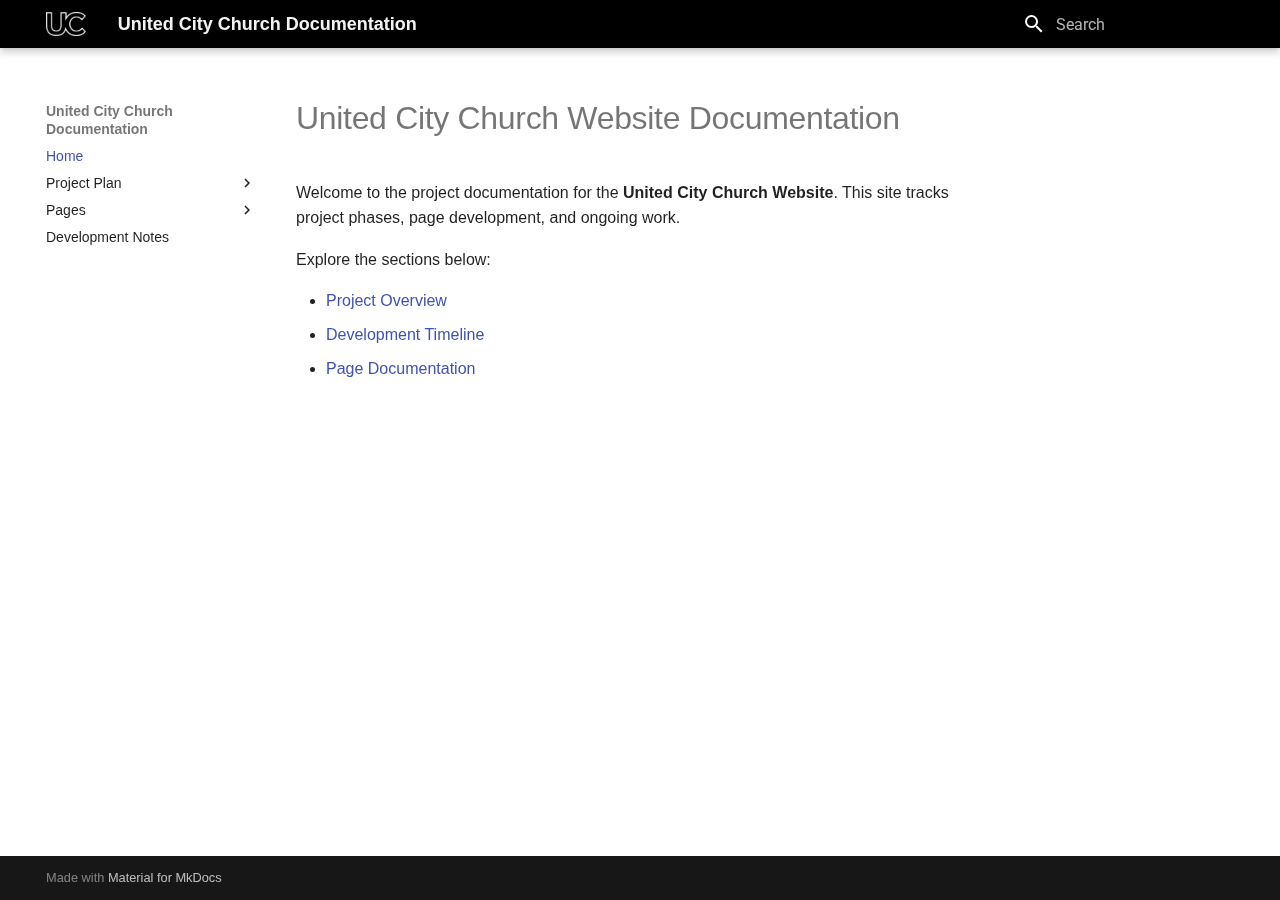
<file: index.html>
<!doctype html>
<html lang="en" class="no-js">
  <head>
    
      <meta charset="utf-8">
      <meta name="viewport" content="width=device-width,initial-scale=1">
      
      
      
      
      
        <link rel="next" href="project/overview/">
      
      
      <link rel="icon" href="assets/images/favicon.png">
      <meta name="generator" content="mkdocs-1.6.1, mkdocs-material-9.6.2">
    
    
      
        <title>United City Church Documentation</title>
      
    
    
      <link rel="stylesheet" href="assets/stylesheets/main.d7758b05.min.css">
      
      


    
    
      
    
    
      
        
        
        <link rel="preconnect" href="https://fonts.gstatic.com" crossorigin>
        <link rel="stylesheet" href="https://fonts.googleapis.com/css?family=Roboto:300,300i,400,400i,700,700i%7CRoboto+Mono:400,400i,700,700i&display=fallback">
        <style>:root{--md-text-font:"Roboto";--md-code-font:"Roboto Mono"}</style>
      
    
    
      <link rel="stylesheet" href="assets/css/custom.css">
    
    <script>__md_scope=new URL(".",location),__md_hash=e=>[...e].reduce(((e,_)=>(e<<5)-e+_.charCodeAt(0)),0),__md_get=(e,_=localStorage,t=__md_scope)=>JSON.parse(_.getItem(t.pathname+"."+e)),__md_set=(e,_,t=localStorage,a=__md_scope)=>{try{t.setItem(a.pathname+"."+e,JSON.stringify(_))}catch(e){}}</script>
    
      

    
    
    
  </head>
  
  
    <body dir="ltr">
  
    
    <input class="md-toggle" data-md-toggle="drawer" type="checkbox" id="__drawer" autocomplete="off">
    <input class="md-toggle" data-md-toggle="search" type="checkbox" id="__search" autocomplete="off">
    <label class="md-overlay" for="__drawer"></label>
    <div data-md-component="skip">
      
        
        <a href="#united-city-church-website-documentation" class="md-skip">
          Skip to content
        </a>
      
    </div>
    <div data-md-component="announce">
      
    </div>
    
    
      

  

<header class="md-header md-header--shadow" data-md-component="header">
  <nav class="md-header__inner md-grid" aria-label="Header">
    <a href="." title="United City Church Documentation" class="md-header__button md-logo" aria-label="United City Church Documentation" data-md-component="logo">
      
  <img src="assets/images/UC-symbol-white.png" alt="logo">

    </a>
    <label class="md-header__button md-icon" for="__drawer">
      
      <svg xmlns="http://www.w3.org/2000/svg" viewBox="0 0 24 24"><path d="M3 6h18v2H3zm0 5h18v2H3zm0 5h18v2H3z"/></svg>
    </label>
    <div class="md-header__title" data-md-component="header-title">
      <div class="md-header__ellipsis">
        <div class="md-header__topic">
          <span class="md-ellipsis">
            United City Church Documentation
          </span>
        </div>
        <div class="md-header__topic" data-md-component="header-topic">
          <span class="md-ellipsis">
            
              Home
            
          </span>
        </div>
      </div>
    </div>
    
    
      <script>var palette=__md_get("__palette");if(palette&&palette.color){if("(prefers-color-scheme)"===palette.color.media){var media=matchMedia("(prefers-color-scheme: light)"),input=document.querySelector(media.matches?"[data-md-color-media='(prefers-color-scheme: light)']":"[data-md-color-media='(prefers-color-scheme: dark)']");palette.color.media=input.getAttribute("data-md-color-media"),palette.color.scheme=input.getAttribute("data-md-color-scheme"),palette.color.primary=input.getAttribute("data-md-color-primary"),palette.color.accent=input.getAttribute("data-md-color-accent")}for(var[key,value]of Object.entries(palette.color))document.body.setAttribute("data-md-color-"+key,value)}</script>
    
    
    
      <label class="md-header__button md-icon" for="__search">
        
        <svg xmlns="http://www.w3.org/2000/svg" viewBox="0 0 24 24"><path d="M9.5 3A6.5 6.5 0 0 1 16 9.5c0 1.61-.59 3.09-1.56 4.23l.27.27h.79l5 5-1.5 1.5-5-5v-.79l-.27-.27A6.52 6.52 0 0 1 9.5 16 6.5 6.5 0 0 1 3 9.5 6.5 6.5 0 0 1 9.5 3m0 2C7 5 5 7 5 9.5S7 14 9.5 14 14 12 14 9.5 12 5 9.5 5"/></svg>
      </label>
      <div class="md-search" data-md-component="search" role="dialog">
  <label class="md-search__overlay" for="__search"></label>
  <div class="md-search__inner" role="search">
    <form class="md-search__form" name="search">
      <input type="text" class="md-search__input" name="query" aria-label="Search" placeholder="Search" autocapitalize="off" autocorrect="off" autocomplete="off" spellcheck="false" data-md-component="search-query" required>
      <label class="md-search__icon md-icon" for="__search">
        
        <svg xmlns="http://www.w3.org/2000/svg" viewBox="0 0 24 24"><path d="M9.5 3A6.5 6.5 0 0 1 16 9.5c0 1.61-.59 3.09-1.56 4.23l.27.27h.79l5 5-1.5 1.5-5-5v-.79l-.27-.27A6.52 6.52 0 0 1 9.5 16 6.5 6.5 0 0 1 3 9.5 6.5 6.5 0 0 1 9.5 3m0 2C7 5 5 7 5 9.5S7 14 9.5 14 14 12 14 9.5 12 5 9.5 5"/></svg>
        
        <svg xmlns="http://www.w3.org/2000/svg" viewBox="0 0 24 24"><path d="M20 11v2H8l5.5 5.5-1.42 1.42L4.16 12l7.92-7.92L13.5 5.5 8 11z"/></svg>
      </label>
      <nav class="md-search__options" aria-label="Search">
        
        <button type="reset" class="md-search__icon md-icon" title="Clear" aria-label="Clear" tabindex="-1">
          
          <svg xmlns="http://www.w3.org/2000/svg" viewBox="0 0 24 24"><path d="M19 6.41 17.59 5 12 10.59 6.41 5 5 6.41 10.59 12 5 17.59 6.41 19 12 13.41 17.59 19 19 17.59 13.41 12z"/></svg>
        </button>
      </nav>
      
    </form>
    <div class="md-search__output">
      <div class="md-search__scrollwrap" tabindex="0" data-md-scrollfix>
        <div class="md-search-result" data-md-component="search-result">
          <div class="md-search-result__meta">
            Initializing search
          </div>
          <ol class="md-search-result__list" role="presentation"></ol>
        </div>
      </div>
    </div>
  </div>
</div>
    
    
  </nav>
  
</header>
    
    <div class="md-container" data-md-component="container">
      
      
        
          
        
      
      <main class="md-main" data-md-component="main">
        <div class="md-main__inner md-grid">
          
            
              
              <div class="md-sidebar md-sidebar--primary" data-md-component="sidebar" data-md-type="navigation" >
                <div class="md-sidebar__scrollwrap">
                  <div class="md-sidebar__inner">
                    



<nav class="md-nav md-nav--primary" aria-label="Navigation" data-md-level="0">
  <label class="md-nav__title" for="__drawer">
    <a href="." title="United City Church Documentation" class="md-nav__button md-logo" aria-label="United City Church Documentation" data-md-component="logo">
      
  <img src="assets/images/UC-symbol-white.png" alt="logo">

    </a>
    United City Church Documentation
  </label>
  
  <ul class="md-nav__list" data-md-scrollfix>
    
      
      
  
  
    
  
  
  
    <li class="md-nav__item md-nav__item--active">
      
      <input class="md-nav__toggle md-toggle" type="checkbox" id="__toc">
      
      
        
      
      
      <a href="." class="md-nav__link md-nav__link--active">
        
  
  <span class="md-ellipsis">
    Home
    
  </span>
  

      </a>
      
    </li>
  

    
      
      
  
  
  
  
    
    
    
    
    <li class="md-nav__item md-nav__item--nested">
      
        
        
        <input class="md-nav__toggle md-toggle " type="checkbox" id="__nav_2" >
        
          
          <label class="md-nav__link" for="__nav_2" id="__nav_2_label" tabindex="0">
            
  
  <span class="md-ellipsis">
    Project Plan
    
  </span>
  

            <span class="md-nav__icon md-icon"></span>
          </label>
        
        <nav class="md-nav" data-md-level="1" aria-labelledby="__nav_2_label" aria-expanded="false">
          <label class="md-nav__title" for="__nav_2">
            <span class="md-nav__icon md-icon"></span>
            Project Plan
          </label>
          <ul class="md-nav__list" data-md-scrollfix>
            
              
                
  
  
  
  
    <li class="md-nav__item">
      <a href="project/overview/" class="md-nav__link">
        
  
  <span class="md-ellipsis">
    Overview
    
  </span>
  

      </a>
    </li>
  

              
            
              
                
  
  
  
  
    <li class="md-nav__item">
      <a href="project/communication/" class="md-nav__link">
        
  
  <span class="md-ellipsis">
    Communication
    
  </span>
  

      </a>
    </li>
  

              
            
              
                
  
  
  
  
    <li class="md-nav__item">
      <a href="project/timeline/" class="md-nav__link">
        
  
  <span class="md-ellipsis">
    Development Timeline
    
  </span>
  

      </a>
    </li>
  

              
            
          </ul>
        </nav>
      
    </li>
  

    
      
      
  
  
  
  
    
    
    
    
    <li class="md-nav__item md-nav__item--nested">
      
        
        
        <input class="md-nav__toggle md-toggle " type="checkbox" id="__nav_3" >
        
          
          <label class="md-nav__link" for="__nav_3" id="__nav_3_label" tabindex="0">
            
  
  <span class="md-ellipsis">
    Pages
    
  </span>
  

            <span class="md-nav__icon md-icon"></span>
          </label>
        
        <nav class="md-nav" data-md-level="1" aria-labelledby="__nav_3_label" aria-expanded="false">
          <label class="md-nav__title" for="__nav_3">
            <span class="md-nav__icon md-icon"></span>
            Pages
          </label>
          <ul class="md-nav__list" data-md-scrollfix>
            
              
                
  
  
  
  
    <li class="md-nav__item">
      <a href="pages/community/" class="md-nav__link">
        
  
  <span class="md-ellipsis">
    Community
    
  </span>
  

      </a>
    </li>
  

              
            
              
                
  
  
  
  
    <li class="md-nav__item">
      <a href="pages/community/kids/" class="md-nav__link">
        
  
  <span class="md-ellipsis">
    Kids Ministry
    
  </span>
  

      </a>
    </li>
  

              
            
              
                
  
  
  
  
    <li class="md-nav__item">
      <a href="pages/community/young-adults/" class="md-nav__link">
        
  
  <span class="md-ellipsis">
    Young Adults Ministry
    
  </span>
  

      </a>
    </li>
  

              
            
          </ul>
        </nav>
      
    </li>
  

    
      
      
  
  
  
  
    <li class="md-nav__item">
      <a href="development_notes/development_notes/" class="md-nav__link">
        
  
  <span class="md-ellipsis">
    Development Notes
    
  </span>
  

      </a>
    </li>
  

    
  </ul>
</nav>
                  </div>
                </div>
              </div>
            
            
              
              <div class="md-sidebar md-sidebar--secondary" data-md-component="sidebar" data-md-type="toc" >
                <div class="md-sidebar__scrollwrap">
                  <div class="md-sidebar__inner">
                    

<nav class="md-nav md-nav--secondary" aria-label="Table of contents">
  
  
  
    
  
  
</nav>
                  </div>
                </div>
              </div>
            
          
          
            <div class="md-content" data-md-component="content">
              <article class="md-content__inner md-typeset">
                
                  



<h1 id="united-city-church-website-documentation">United City Church Website Documentation</h1>
<p>Welcome to the project documentation for the <strong>United City Church Website</strong>. This site tracks project phases, page development, and ongoing work.</p>
<p>Explore the sections below:</p>
<ul>
<li><a href="project/overview/">Project Overview</a></li>
<li><a href="project/timeline/">Development Timeline</a></li>
<li><a href="pages/community/">Page Documentation</a></li>
</ul>












                
              </article>
            </div>
          
          
<script>var target=document.getElementById(location.hash.slice(1));target&&target.name&&(target.checked=target.name.startsWith("__tabbed_"))</script>
        </div>
        
      </main>
      
        <footer class="md-footer">
  
  <div class="md-footer-meta md-typeset">
    <div class="md-footer-meta__inner md-grid">
      <div class="md-copyright">
  
  
    Made with
    <a href="https://squidfunk.github.io/mkdocs-material/" target="_blank" rel="noopener">
      Material for MkDocs
    </a>
  
</div>
      
    </div>
  </div>
</footer>
      
    </div>
    <div class="md-dialog" data-md-component="dialog">
      <div class="md-dialog__inner md-typeset"></div>
    </div>
    
    
    <script id="__config" type="application/json">{"base": ".", "features": [], "search": "assets/javascripts/workers/search.f8cc74c7.min.js", "translations": {"clipboard.copied": "Copied to clipboard", "clipboard.copy": "Copy to clipboard", "search.result.more.one": "1 more on this page", "search.result.more.other": "# more on this page", "search.result.none": "No matching documents", "search.result.one": "1 matching document", "search.result.other": "# matching documents", "search.result.placeholder": "Type to start searching", "search.result.term.missing": "Missing", "select.version": "Select version"}}</script>
    
    
      <script src="assets/javascripts/bundle.f13b1293.min.js"></script>
      
    
  </body>
</html>
</file>
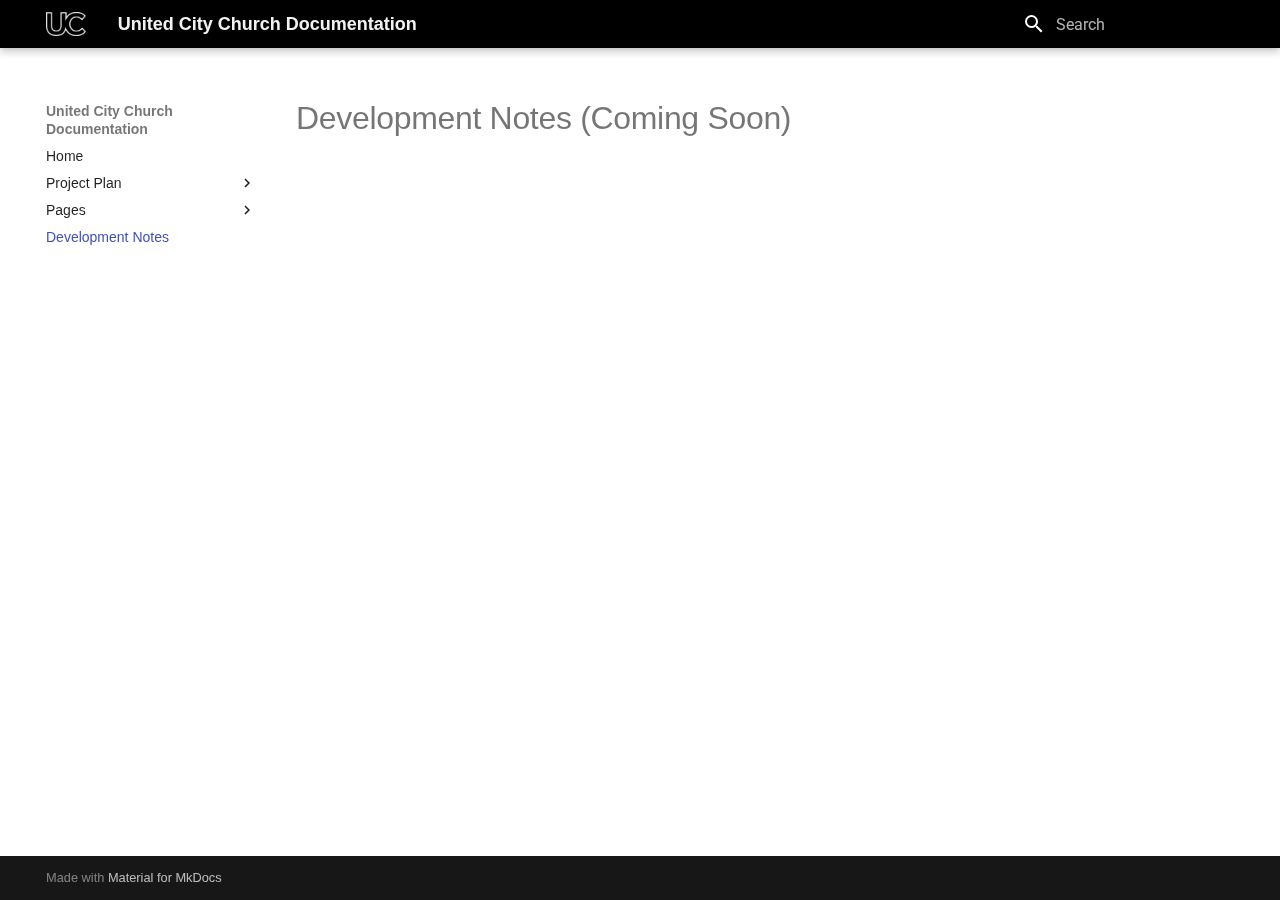
<file: development_notes/development_notes/index.html>
<!doctype html>
<html lang="en" class="no-js">
  <head>
    
      <meta charset="utf-8">
      <meta name="viewport" content="width=device-width,initial-scale=1">
      
      
      
      
        <link rel="prev" href="../../pages/community/young-adults/">
      
      
      
      <link rel="icon" href="../../assets/images/favicon.png">
      <meta name="generator" content="mkdocs-1.6.1, mkdocs-material-9.6.2">
    
    
      
        <title>Development Notes - United City Church Documentation</title>
      
    
    
      <link rel="stylesheet" href="../../assets/stylesheets/main.d7758b05.min.css">
      
      


    
    
      
    
    
      
        
        
        <link rel="preconnect" href="https://fonts.gstatic.com" crossorigin>
        <link rel="stylesheet" href="https://fonts.googleapis.com/css?family=Roboto:300,300i,400,400i,700,700i%7CRoboto+Mono:400,400i,700,700i&display=fallback">
        <style>:root{--md-text-font:"Roboto";--md-code-font:"Roboto Mono"}</style>
      
    
    
      <link rel="stylesheet" href="../../assets/css/custom.css">
    
    <script>__md_scope=new URL("../..",location),__md_hash=e=>[...e].reduce(((e,_)=>(e<<5)-e+_.charCodeAt(0)),0),__md_get=(e,_=localStorage,t=__md_scope)=>JSON.parse(_.getItem(t.pathname+"."+e)),__md_set=(e,_,t=localStorage,a=__md_scope)=>{try{t.setItem(a.pathname+"."+e,JSON.stringify(_))}catch(e){}}</script>
    
      

    
    
    
  </head>
  
  
    <body dir="ltr">
  
    
    <input class="md-toggle" data-md-toggle="drawer" type="checkbox" id="__drawer" autocomplete="off">
    <input class="md-toggle" data-md-toggle="search" type="checkbox" id="__search" autocomplete="off">
    <label class="md-overlay" for="__drawer"></label>
    <div data-md-component="skip">
      
        
        <a href="#development-notes-coming-soon" class="md-skip">
          Skip to content
        </a>
      
    </div>
    <div data-md-component="announce">
      
    </div>
    
    
      

  

<header class="md-header md-header--shadow" data-md-component="header">
  <nav class="md-header__inner md-grid" aria-label="Header">
    <a href="../.." title="United City Church Documentation" class="md-header__button md-logo" aria-label="United City Church Documentation" data-md-component="logo">
      
  <img src="../../assets/images/UC-symbol-white.png" alt="logo">

    </a>
    <label class="md-header__button md-icon" for="__drawer">
      
      <svg xmlns="http://www.w3.org/2000/svg" viewBox="0 0 24 24"><path d="M3 6h18v2H3zm0 5h18v2H3zm0 5h18v2H3z"/></svg>
    </label>
    <div class="md-header__title" data-md-component="header-title">
      <div class="md-header__ellipsis">
        <div class="md-header__topic">
          <span class="md-ellipsis">
            United City Church Documentation
          </span>
        </div>
        <div class="md-header__topic" data-md-component="header-topic">
          <span class="md-ellipsis">
            
              Development Notes
            
          </span>
        </div>
      </div>
    </div>
    
    
      <script>var palette=__md_get("__palette");if(palette&&palette.color){if("(prefers-color-scheme)"===palette.color.media){var media=matchMedia("(prefers-color-scheme: light)"),input=document.querySelector(media.matches?"[data-md-color-media='(prefers-color-scheme: light)']":"[data-md-color-media='(prefers-color-scheme: dark)']");palette.color.media=input.getAttribute("data-md-color-media"),palette.color.scheme=input.getAttribute("data-md-color-scheme"),palette.color.primary=input.getAttribute("data-md-color-primary"),palette.color.accent=input.getAttribute("data-md-color-accent")}for(var[key,value]of Object.entries(palette.color))document.body.setAttribute("data-md-color-"+key,value)}</script>
    
    
    
      <label class="md-header__button md-icon" for="__search">
        
        <svg xmlns="http://www.w3.org/2000/svg" viewBox="0 0 24 24"><path d="M9.5 3A6.5 6.5 0 0 1 16 9.5c0 1.61-.59 3.09-1.56 4.23l.27.27h.79l5 5-1.5 1.5-5-5v-.79l-.27-.27A6.52 6.52 0 0 1 9.5 16 6.5 6.5 0 0 1 3 9.5 6.5 6.5 0 0 1 9.5 3m0 2C7 5 5 7 5 9.5S7 14 9.5 14 14 12 14 9.5 12 5 9.5 5"/></svg>
      </label>
      <div class="md-search" data-md-component="search" role="dialog">
  <label class="md-search__overlay" for="__search"></label>
  <div class="md-search__inner" role="search">
    <form class="md-search__form" name="search">
      <input type="text" class="md-search__input" name="query" aria-label="Search" placeholder="Search" autocapitalize="off" autocorrect="off" autocomplete="off" spellcheck="false" data-md-component="search-query" required>
      <label class="md-search__icon md-icon" for="__search">
        
        <svg xmlns="http://www.w3.org/2000/svg" viewBox="0 0 24 24"><path d="M9.5 3A6.5 6.5 0 0 1 16 9.5c0 1.61-.59 3.09-1.56 4.23l.27.27h.79l5 5-1.5 1.5-5-5v-.79l-.27-.27A6.52 6.52 0 0 1 9.5 16 6.5 6.5 0 0 1 3 9.5 6.5 6.5 0 0 1 9.5 3m0 2C7 5 5 7 5 9.5S7 14 9.5 14 14 12 14 9.5 12 5 9.5 5"/></svg>
        
        <svg xmlns="http://www.w3.org/2000/svg" viewBox="0 0 24 24"><path d="M20 11v2H8l5.5 5.5-1.42 1.42L4.16 12l7.92-7.92L13.5 5.5 8 11z"/></svg>
      </label>
      <nav class="md-search__options" aria-label="Search">
        
        <button type="reset" class="md-search__icon md-icon" title="Clear" aria-label="Clear" tabindex="-1">
          
          <svg xmlns="http://www.w3.org/2000/svg" viewBox="0 0 24 24"><path d="M19 6.41 17.59 5 12 10.59 6.41 5 5 6.41 10.59 12 5 17.59 6.41 19 12 13.41 17.59 19 19 17.59 13.41 12z"/></svg>
        </button>
      </nav>
      
    </form>
    <div class="md-search__output">
      <div class="md-search__scrollwrap" tabindex="0" data-md-scrollfix>
        <div class="md-search-result" data-md-component="search-result">
          <div class="md-search-result__meta">
            Initializing search
          </div>
          <ol class="md-search-result__list" role="presentation"></ol>
        </div>
      </div>
    </div>
  </div>
</div>
    
    
  </nav>
  
</header>
    
    <div class="md-container" data-md-component="container">
      
      
        
          
        
      
      <main class="md-main" data-md-component="main">
        <div class="md-main__inner md-grid">
          
            
              
              <div class="md-sidebar md-sidebar--primary" data-md-component="sidebar" data-md-type="navigation" >
                <div class="md-sidebar__scrollwrap">
                  <div class="md-sidebar__inner">
                    



<nav class="md-nav md-nav--primary" aria-label="Navigation" data-md-level="0">
  <label class="md-nav__title" for="__drawer">
    <a href="../.." title="United City Church Documentation" class="md-nav__button md-logo" aria-label="United City Church Documentation" data-md-component="logo">
      
  <img src="../../assets/images/UC-symbol-white.png" alt="logo">

    </a>
    United City Church Documentation
  </label>
  
  <ul class="md-nav__list" data-md-scrollfix>
    
      
      
  
  
  
  
    <li class="md-nav__item">
      <a href="../.." class="md-nav__link">
        
  
  <span class="md-ellipsis">
    Home
    
  </span>
  

      </a>
    </li>
  

    
      
      
  
  
  
  
    
    
    
    
    <li class="md-nav__item md-nav__item--nested">
      
        
        
        <input class="md-nav__toggle md-toggle " type="checkbox" id="__nav_2" >
        
          
          <label class="md-nav__link" for="__nav_2" id="__nav_2_label" tabindex="0">
            
  
  <span class="md-ellipsis">
    Project Plan
    
  </span>
  

            <span class="md-nav__icon md-icon"></span>
          </label>
        
        <nav class="md-nav" data-md-level="1" aria-labelledby="__nav_2_label" aria-expanded="false">
          <label class="md-nav__title" for="__nav_2">
            <span class="md-nav__icon md-icon"></span>
            Project Plan
          </label>
          <ul class="md-nav__list" data-md-scrollfix>
            
              
                
  
  
  
  
    <li class="md-nav__item">
      <a href="../../project/overview/" class="md-nav__link">
        
  
  <span class="md-ellipsis">
    Overview
    
  </span>
  

      </a>
    </li>
  

              
            
              
                
  
  
  
  
    <li class="md-nav__item">
      <a href="../../project/communication/" class="md-nav__link">
        
  
  <span class="md-ellipsis">
    Communication
    
  </span>
  

      </a>
    </li>
  

              
            
              
                
  
  
  
  
    <li class="md-nav__item">
      <a href="../../project/timeline/" class="md-nav__link">
        
  
  <span class="md-ellipsis">
    Development Timeline
    
  </span>
  

      </a>
    </li>
  

              
            
          </ul>
        </nav>
      
    </li>
  

    
      
      
  
  
  
  
    
    
    
    
    <li class="md-nav__item md-nav__item--nested">
      
        
        
        <input class="md-nav__toggle md-toggle " type="checkbox" id="__nav_3" >
        
          
          <label class="md-nav__link" for="__nav_3" id="__nav_3_label" tabindex="0">
            
  
  <span class="md-ellipsis">
    Pages
    
  </span>
  

            <span class="md-nav__icon md-icon"></span>
          </label>
        
        <nav class="md-nav" data-md-level="1" aria-labelledby="__nav_3_label" aria-expanded="false">
          <label class="md-nav__title" for="__nav_3">
            <span class="md-nav__icon md-icon"></span>
            Pages
          </label>
          <ul class="md-nav__list" data-md-scrollfix>
            
              
                
  
  
  
  
    <li class="md-nav__item">
      <a href="../../pages/community/" class="md-nav__link">
        
  
  <span class="md-ellipsis">
    Community
    
  </span>
  

      </a>
    </li>
  

              
            
              
                
  
  
  
  
    <li class="md-nav__item">
      <a href="../../pages/community/kids/" class="md-nav__link">
        
  
  <span class="md-ellipsis">
    Kids Ministry
    
  </span>
  

      </a>
    </li>
  

              
            
              
                
  
  
  
  
    <li class="md-nav__item">
      <a href="../../pages/community/young-adults/" class="md-nav__link">
        
  
  <span class="md-ellipsis">
    Young Adults Ministry
    
  </span>
  

      </a>
    </li>
  

              
            
          </ul>
        </nav>
      
    </li>
  

    
      
      
  
  
    
  
  
  
    <li class="md-nav__item md-nav__item--active">
      
      <input class="md-nav__toggle md-toggle" type="checkbox" id="__toc">
      
      
        
      
      
      <a href="./" class="md-nav__link md-nav__link--active">
        
  
  <span class="md-ellipsis">
    Development Notes
    
  </span>
  

      </a>
      
    </li>
  

    
  </ul>
</nav>
                  </div>
                </div>
              </div>
            
            
              
              <div class="md-sidebar md-sidebar--secondary" data-md-component="sidebar" data-md-type="toc" >
                <div class="md-sidebar__scrollwrap">
                  <div class="md-sidebar__inner">
                    

<nav class="md-nav md-nav--secondary" aria-label="Table of contents">
  
  
  
    
  
  
</nav>
                  </div>
                </div>
              </div>
            
          
          
            <div class="md-content" data-md-component="content">
              <article class="md-content__inner md-typeset">
                
                  



<h1 id="development-notes-coming-soon">Development Notes (Coming Soon)</h1>












                
              </article>
            </div>
          
          
<script>var target=document.getElementById(location.hash.slice(1));target&&target.name&&(target.checked=target.name.startsWith("__tabbed_"))</script>
        </div>
        
      </main>
      
        <footer class="md-footer">
  
  <div class="md-footer-meta md-typeset">
    <div class="md-footer-meta__inner md-grid">
      <div class="md-copyright">
  
  
    Made with
    <a href="https://squidfunk.github.io/mkdocs-material/" target="_blank" rel="noopener">
      Material for MkDocs
    </a>
  
</div>
      
    </div>
  </div>
</footer>
      
    </div>
    <div class="md-dialog" data-md-component="dialog">
      <div class="md-dialog__inner md-typeset"></div>
    </div>
    
    
    <script id="__config" type="application/json">{"base": "../..", "features": [], "search": "../../assets/javascripts/workers/search.f8cc74c7.min.js", "translations": {"clipboard.copied": "Copied to clipboard", "clipboard.copy": "Copy to clipboard", "search.result.more.one": "1 more on this page", "search.result.more.other": "# more on this page", "search.result.none": "No matching documents", "search.result.one": "1 matching document", "search.result.other": "# matching documents", "search.result.placeholder": "Type to start searching", "search.result.term.missing": "Missing", "select.version": "Select version"}}</script>
    
    
      <script src="../../assets/javascripts/bundle.f13b1293.min.js"></script>
      
    
  </body>
</html>
</file>
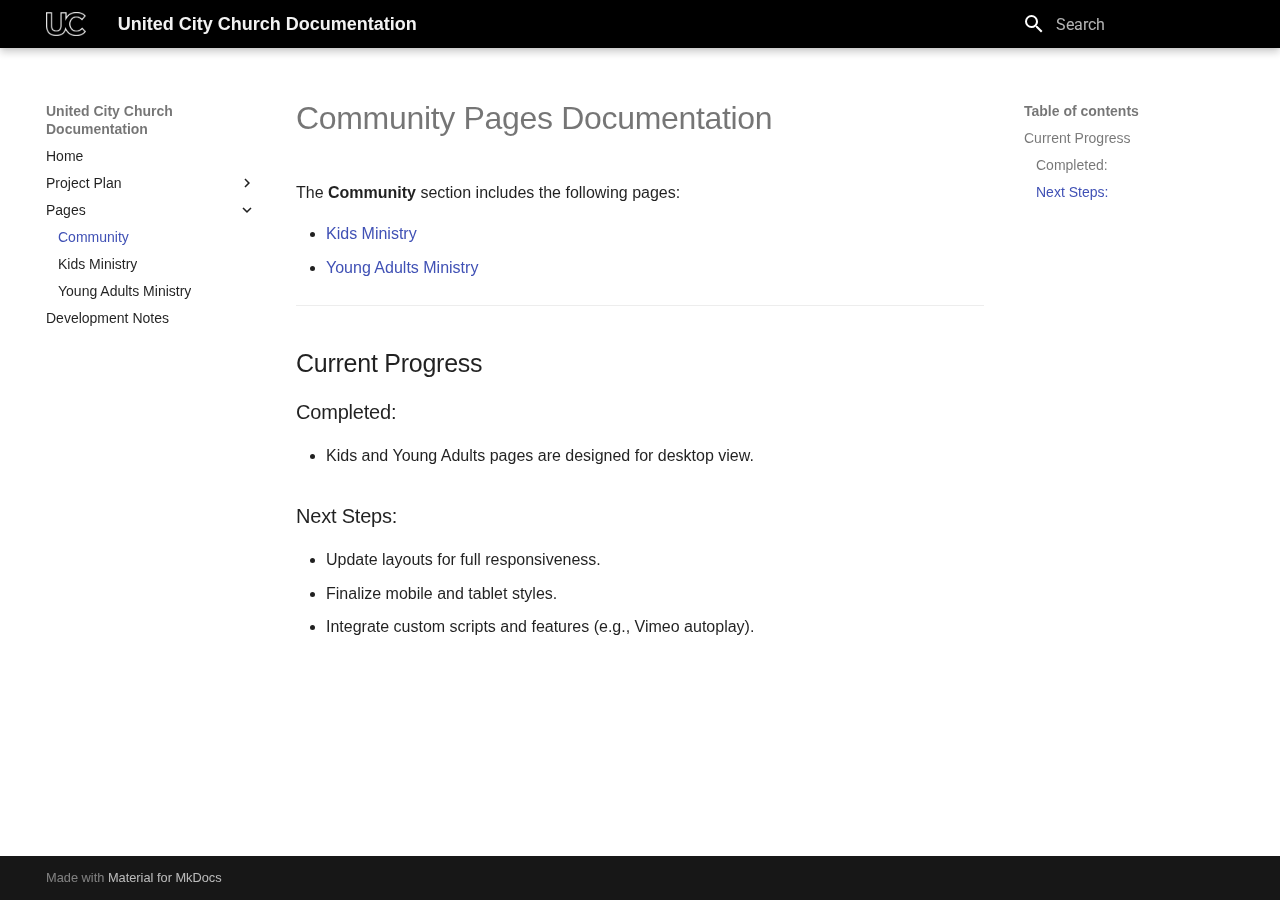
<file: pages/community/index.html>
<!doctype html>
<html lang="en" class="no-js">
  <head>
    
      <meta charset="utf-8">
      <meta name="viewport" content="width=device-width,initial-scale=1">
      
      
      
      
        <link rel="prev" href="../../project/timeline/">
      
      
        <link rel="next" href="kids/">
      
      
      <link rel="icon" href="../../assets/images/favicon.png">
      <meta name="generator" content="mkdocs-1.6.1, mkdocs-material-9.6.2">
    
    
      
        <title>Community - United City Church Documentation</title>
      
    
    
      <link rel="stylesheet" href="../../assets/stylesheets/main.d7758b05.min.css">
      
      


    
    
      
    
    
      
        
        
        <link rel="preconnect" href="https://fonts.gstatic.com" crossorigin>
        <link rel="stylesheet" href="https://fonts.googleapis.com/css?family=Roboto:300,300i,400,400i,700,700i%7CRoboto+Mono:400,400i,700,700i&display=fallback">
        <style>:root{--md-text-font:"Roboto";--md-code-font:"Roboto Mono"}</style>
      
    
    
      <link rel="stylesheet" href="../../assets/css/custom.css">
    
    <script>__md_scope=new URL("../..",location),__md_hash=e=>[...e].reduce(((e,_)=>(e<<5)-e+_.charCodeAt(0)),0),__md_get=(e,_=localStorage,t=__md_scope)=>JSON.parse(_.getItem(t.pathname+"."+e)),__md_set=(e,_,t=localStorage,a=__md_scope)=>{try{t.setItem(a.pathname+"."+e,JSON.stringify(_))}catch(e){}}</script>
    
      

    
    
    
  </head>
  
  
    <body dir="ltr">
  
    
    <input class="md-toggle" data-md-toggle="drawer" type="checkbox" id="__drawer" autocomplete="off">
    <input class="md-toggle" data-md-toggle="search" type="checkbox" id="__search" autocomplete="off">
    <label class="md-overlay" for="__drawer"></label>
    <div data-md-component="skip">
      
        
        <a href="#community-pages-documentation" class="md-skip">
          Skip to content
        </a>
      
    </div>
    <div data-md-component="announce">
      
    </div>
    
    
      

  

<header class="md-header md-header--shadow" data-md-component="header">
  <nav class="md-header__inner md-grid" aria-label="Header">
    <a href="../.." title="United City Church Documentation" class="md-header__button md-logo" aria-label="United City Church Documentation" data-md-component="logo">
      
  <img src="../../assets/images/UC-symbol-white.png" alt="logo">

    </a>
    <label class="md-header__button md-icon" for="__drawer">
      
      <svg xmlns="http://www.w3.org/2000/svg" viewBox="0 0 24 24"><path d="M3 6h18v2H3zm0 5h18v2H3zm0 5h18v2H3z"/></svg>
    </label>
    <div class="md-header__title" data-md-component="header-title">
      <div class="md-header__ellipsis">
        <div class="md-header__topic">
          <span class="md-ellipsis">
            United City Church Documentation
          </span>
        </div>
        <div class="md-header__topic" data-md-component="header-topic">
          <span class="md-ellipsis">
            
              Community
            
          </span>
        </div>
      </div>
    </div>
    
    
      <script>var palette=__md_get("__palette");if(palette&&palette.color){if("(prefers-color-scheme)"===palette.color.media){var media=matchMedia("(prefers-color-scheme: light)"),input=document.querySelector(media.matches?"[data-md-color-media='(prefers-color-scheme: light)']":"[data-md-color-media='(prefers-color-scheme: dark)']");palette.color.media=input.getAttribute("data-md-color-media"),palette.color.scheme=input.getAttribute("data-md-color-scheme"),palette.color.primary=input.getAttribute("data-md-color-primary"),palette.color.accent=input.getAttribute("data-md-color-accent")}for(var[key,value]of Object.entries(palette.color))document.body.setAttribute("data-md-color-"+key,value)}</script>
    
    
    
      <label class="md-header__button md-icon" for="__search">
        
        <svg xmlns="http://www.w3.org/2000/svg" viewBox="0 0 24 24"><path d="M9.5 3A6.5 6.5 0 0 1 16 9.5c0 1.61-.59 3.09-1.56 4.23l.27.27h.79l5 5-1.5 1.5-5-5v-.79l-.27-.27A6.52 6.52 0 0 1 9.5 16 6.5 6.5 0 0 1 3 9.5 6.5 6.5 0 0 1 9.5 3m0 2C7 5 5 7 5 9.5S7 14 9.5 14 14 12 14 9.5 12 5 9.5 5"/></svg>
      </label>
      <div class="md-search" data-md-component="search" role="dialog">
  <label class="md-search__overlay" for="__search"></label>
  <div class="md-search__inner" role="search">
    <form class="md-search__form" name="search">
      <input type="text" class="md-search__input" name="query" aria-label="Search" placeholder="Search" autocapitalize="off" autocorrect="off" autocomplete="off" spellcheck="false" data-md-component="search-query" required>
      <label class="md-search__icon md-icon" for="__search">
        
        <svg xmlns="http://www.w3.org/2000/svg" viewBox="0 0 24 24"><path d="M9.5 3A6.5 6.5 0 0 1 16 9.5c0 1.61-.59 3.09-1.56 4.23l.27.27h.79l5 5-1.5 1.5-5-5v-.79l-.27-.27A6.52 6.52 0 0 1 9.5 16 6.5 6.5 0 0 1 3 9.5 6.5 6.5 0 0 1 9.5 3m0 2C7 5 5 7 5 9.5S7 14 9.5 14 14 12 14 9.5 12 5 9.5 5"/></svg>
        
        <svg xmlns="http://www.w3.org/2000/svg" viewBox="0 0 24 24"><path d="M20 11v2H8l5.5 5.5-1.42 1.42L4.16 12l7.92-7.92L13.5 5.5 8 11z"/></svg>
      </label>
      <nav class="md-search__options" aria-label="Search">
        
        <button type="reset" class="md-search__icon md-icon" title="Clear" aria-label="Clear" tabindex="-1">
          
          <svg xmlns="http://www.w3.org/2000/svg" viewBox="0 0 24 24"><path d="M19 6.41 17.59 5 12 10.59 6.41 5 5 6.41 10.59 12 5 17.59 6.41 19 12 13.41 17.59 19 19 17.59 13.41 12z"/></svg>
        </button>
      </nav>
      
    </form>
    <div class="md-search__output">
      <div class="md-search__scrollwrap" tabindex="0" data-md-scrollfix>
        <div class="md-search-result" data-md-component="search-result">
          <div class="md-search-result__meta">
            Initializing search
          </div>
          <ol class="md-search-result__list" role="presentation"></ol>
        </div>
      </div>
    </div>
  </div>
</div>
    
    
  </nav>
  
</header>
    
    <div class="md-container" data-md-component="container">
      
      
        
          
        
      
      <main class="md-main" data-md-component="main">
        <div class="md-main__inner md-grid">
          
            
              
              <div class="md-sidebar md-sidebar--primary" data-md-component="sidebar" data-md-type="navigation" >
                <div class="md-sidebar__scrollwrap">
                  <div class="md-sidebar__inner">
                    



<nav class="md-nav md-nav--primary" aria-label="Navigation" data-md-level="0">
  <label class="md-nav__title" for="__drawer">
    <a href="../.." title="United City Church Documentation" class="md-nav__button md-logo" aria-label="United City Church Documentation" data-md-component="logo">
      
  <img src="../../assets/images/UC-symbol-white.png" alt="logo">

    </a>
    United City Church Documentation
  </label>
  
  <ul class="md-nav__list" data-md-scrollfix>
    
      
      
  
  
  
  
    <li class="md-nav__item">
      <a href="../.." class="md-nav__link">
        
  
  <span class="md-ellipsis">
    Home
    
  </span>
  

      </a>
    </li>
  

    
      
      
  
  
  
  
    
    
    
    
    <li class="md-nav__item md-nav__item--nested">
      
        
        
        <input class="md-nav__toggle md-toggle " type="checkbox" id="__nav_2" >
        
          
          <label class="md-nav__link" for="__nav_2" id="__nav_2_label" tabindex="0">
            
  
  <span class="md-ellipsis">
    Project Plan
    
  </span>
  

            <span class="md-nav__icon md-icon"></span>
          </label>
        
        <nav class="md-nav" data-md-level="1" aria-labelledby="__nav_2_label" aria-expanded="false">
          <label class="md-nav__title" for="__nav_2">
            <span class="md-nav__icon md-icon"></span>
            Project Plan
          </label>
          <ul class="md-nav__list" data-md-scrollfix>
            
              
                
  
  
  
  
    <li class="md-nav__item">
      <a href="../../project/overview/" class="md-nav__link">
        
  
  <span class="md-ellipsis">
    Overview
    
  </span>
  

      </a>
    </li>
  

              
            
              
                
  
  
  
  
    <li class="md-nav__item">
      <a href="../../project/communication/" class="md-nav__link">
        
  
  <span class="md-ellipsis">
    Communication
    
  </span>
  

      </a>
    </li>
  

              
            
              
                
  
  
  
  
    <li class="md-nav__item">
      <a href="../../project/timeline/" class="md-nav__link">
        
  
  <span class="md-ellipsis">
    Development Timeline
    
  </span>
  

      </a>
    </li>
  

              
            
          </ul>
        </nav>
      
    </li>
  

    
      
      
  
  
    
  
  
  
    
    
    
    
    <li class="md-nav__item md-nav__item--active md-nav__item--nested">
      
        
        
        <input class="md-nav__toggle md-toggle " type="checkbox" id="__nav_3" checked>
        
          
          <label class="md-nav__link" for="__nav_3" id="__nav_3_label" tabindex="0">
            
  
  <span class="md-ellipsis">
    Pages
    
  </span>
  

            <span class="md-nav__icon md-icon"></span>
          </label>
        
        <nav class="md-nav" data-md-level="1" aria-labelledby="__nav_3_label" aria-expanded="true">
          <label class="md-nav__title" for="__nav_3">
            <span class="md-nav__icon md-icon"></span>
            Pages
          </label>
          <ul class="md-nav__list" data-md-scrollfix>
            
              
                
  
  
    
  
  
  
    <li class="md-nav__item md-nav__item--active">
      
      <input class="md-nav__toggle md-toggle" type="checkbox" id="__toc">
      
      
        
      
      
        <label class="md-nav__link md-nav__link--active" for="__toc">
          
  
  <span class="md-ellipsis">
    Community
    
  </span>
  

          <span class="md-nav__icon md-icon"></span>
        </label>
      
      <a href="./" class="md-nav__link md-nav__link--active">
        
  
  <span class="md-ellipsis">
    Community
    
  </span>
  

      </a>
      
        

<nav class="md-nav md-nav--secondary" aria-label="Table of contents">
  
  
  
    
  
  
    <label class="md-nav__title" for="__toc">
      <span class="md-nav__icon md-icon"></span>
      Table of contents
    </label>
    <ul class="md-nav__list" data-md-component="toc" data-md-scrollfix>
      
        <li class="md-nav__item">
  <a href="#current-progress" class="md-nav__link">
    <span class="md-ellipsis">
      Current Progress
    </span>
  </a>
  
    <nav class="md-nav" aria-label="Current Progress">
      <ul class="md-nav__list">
        
          <li class="md-nav__item">
  <a href="#completed" class="md-nav__link">
    <span class="md-ellipsis">
      Completed:
    </span>
  </a>
  
</li>
        
          <li class="md-nav__item">
  <a href="#next-steps" class="md-nav__link">
    <span class="md-ellipsis">
      Next Steps:
    </span>
  </a>
  
</li>
        
      </ul>
    </nav>
  
</li>
      
    </ul>
  
</nav>
      
    </li>
  

              
            
              
                
  
  
  
  
    <li class="md-nav__item">
      <a href="kids/" class="md-nav__link">
        
  
  <span class="md-ellipsis">
    Kids Ministry
    
  </span>
  

      </a>
    </li>
  

              
            
              
                
  
  
  
  
    <li class="md-nav__item">
      <a href="young-adults/" class="md-nav__link">
        
  
  <span class="md-ellipsis">
    Young Adults Ministry
    
  </span>
  

      </a>
    </li>
  

              
            
          </ul>
        </nav>
      
    </li>
  

    
      
      
  
  
  
  
    <li class="md-nav__item">
      <a href="../../development_notes/development_notes/" class="md-nav__link">
        
  
  <span class="md-ellipsis">
    Development Notes
    
  </span>
  

      </a>
    </li>
  

    
  </ul>
</nav>
                  </div>
                </div>
              </div>
            
            
              
              <div class="md-sidebar md-sidebar--secondary" data-md-component="sidebar" data-md-type="toc" >
                <div class="md-sidebar__scrollwrap">
                  <div class="md-sidebar__inner">
                    

<nav class="md-nav md-nav--secondary" aria-label="Table of contents">
  
  
  
    
  
  
    <label class="md-nav__title" for="__toc">
      <span class="md-nav__icon md-icon"></span>
      Table of contents
    </label>
    <ul class="md-nav__list" data-md-component="toc" data-md-scrollfix>
      
        <li class="md-nav__item">
  <a href="#current-progress" class="md-nav__link">
    <span class="md-ellipsis">
      Current Progress
    </span>
  </a>
  
    <nav class="md-nav" aria-label="Current Progress">
      <ul class="md-nav__list">
        
          <li class="md-nav__item">
  <a href="#completed" class="md-nav__link">
    <span class="md-ellipsis">
      Completed:
    </span>
  </a>
  
</li>
        
          <li class="md-nav__item">
  <a href="#next-steps" class="md-nav__link">
    <span class="md-ellipsis">
      Next Steps:
    </span>
  </a>
  
</li>
        
      </ul>
    </nav>
  
</li>
      
    </ul>
  
</nav>
                  </div>
                </div>
              </div>
            
          
          
            <div class="md-content" data-md-component="content">
              <article class="md-content__inner md-typeset">
                
                  



<h1 id="community-pages-documentation">Community Pages Documentation</h1>
<p>The <strong>Community</strong> section includes the following pages:</p>
<ul>
<li><a href="kids/">Kids Ministry</a></li>
<li><a href="young-adults/">Young Adults Ministry</a></li>
</ul>
<hr />
<h2 id="current-progress">Current Progress</h2>
<h3 id="completed">Completed:</h3>
<ul>
<li>Kids and Young Adults pages are designed for desktop view.</li>
</ul>
<h3 id="next-steps">Next Steps:</h3>
<ul>
<li>Update layouts for full responsiveness.</li>
<li>Finalize mobile and tablet styles.</li>
<li>Integrate custom scripts and features (e.g., Vimeo autoplay).</li>
</ul>












                
              </article>
            </div>
          
          
<script>var target=document.getElementById(location.hash.slice(1));target&&target.name&&(target.checked=target.name.startsWith("__tabbed_"))</script>
        </div>
        
      </main>
      
        <footer class="md-footer">
  
  <div class="md-footer-meta md-typeset">
    <div class="md-footer-meta__inner md-grid">
      <div class="md-copyright">
  
  
    Made with
    <a href="https://squidfunk.github.io/mkdocs-material/" target="_blank" rel="noopener">
      Material for MkDocs
    </a>
  
</div>
      
    </div>
  </div>
</footer>
      
    </div>
    <div class="md-dialog" data-md-component="dialog">
      <div class="md-dialog__inner md-typeset"></div>
    </div>
    
    
    <script id="__config" type="application/json">{"base": "../..", "features": [], "search": "../../assets/javascripts/workers/search.f8cc74c7.min.js", "translations": {"clipboard.copied": "Copied to clipboard", "clipboard.copy": "Copy to clipboard", "search.result.more.one": "1 more on this page", "search.result.more.other": "# more on this page", "search.result.none": "No matching documents", "search.result.one": "1 matching document", "search.result.other": "# matching documents", "search.result.placeholder": "Type to start searching", "search.result.term.missing": "Missing", "select.version": "Select version"}}</script>
    
    
      <script src="../../assets/javascripts/bundle.f13b1293.min.js"></script>
      
    
  </body>
</html>
</file>
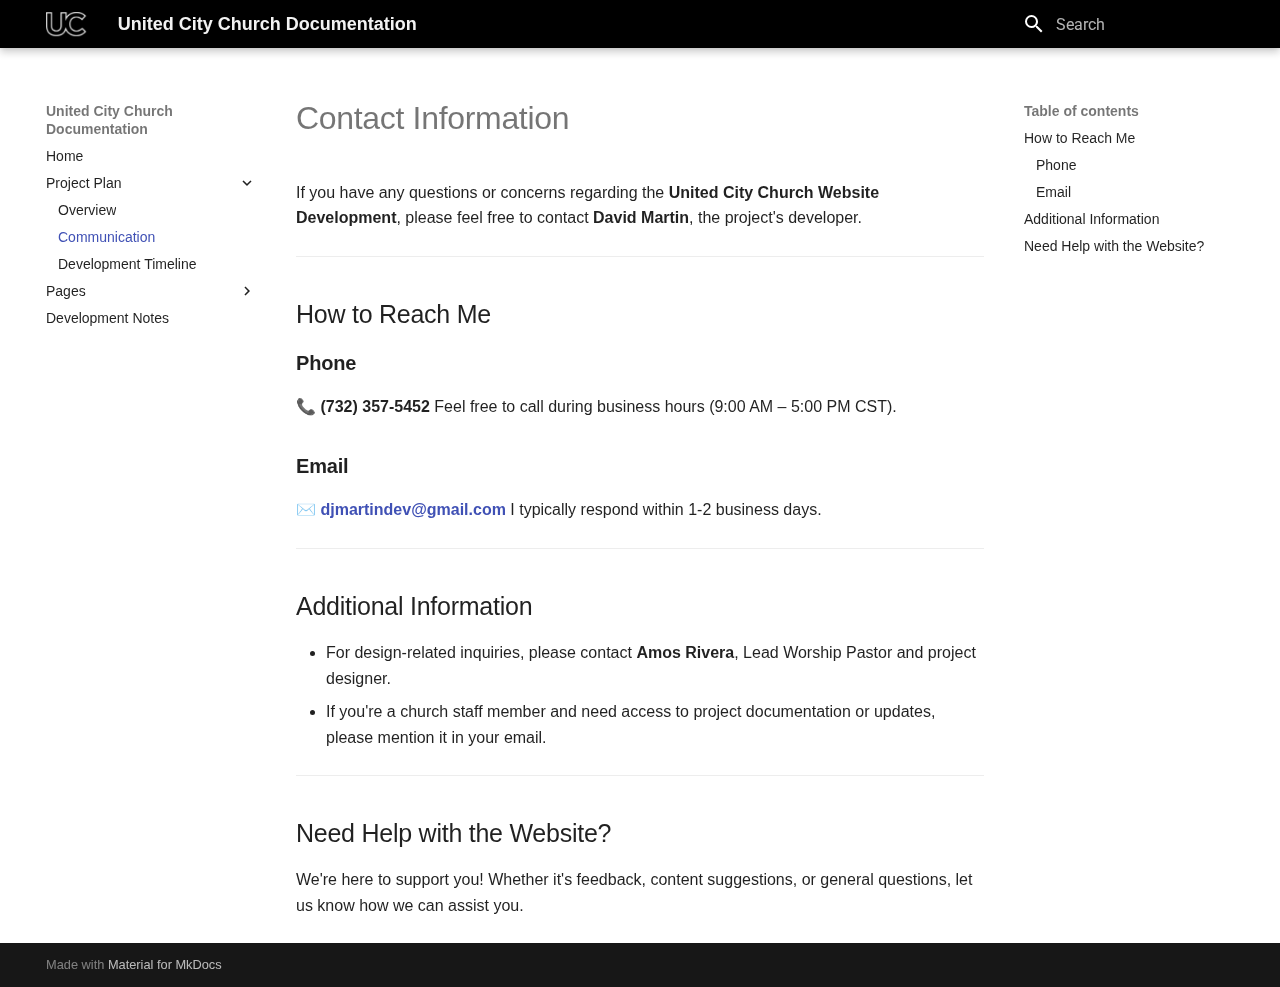
<file: project/communication/index.html>
<!doctype html>
<html lang="en" class="no-js">
  <head>
    
      <meta charset="utf-8">
      <meta name="viewport" content="width=device-width,initial-scale=1">
      
      
      
      
        <link rel="prev" href="../overview/">
      
      
        <link rel="next" href="../timeline/">
      
      
      <link rel="icon" href="../../assets/images/favicon.png">
      <meta name="generator" content="mkdocs-1.6.1, mkdocs-material-9.6.2">
    
    
      
        <title>Communication - United City Church Documentation</title>
      
    
    
      <link rel="stylesheet" href="../../assets/stylesheets/main.d7758b05.min.css">
      
      


    
    
      
    
    
      
        
        
        <link rel="preconnect" href="https://fonts.gstatic.com" crossorigin>
        <link rel="stylesheet" href="https://fonts.googleapis.com/css?family=Roboto:300,300i,400,400i,700,700i%7CRoboto+Mono:400,400i,700,700i&display=fallback">
        <style>:root{--md-text-font:"Roboto";--md-code-font:"Roboto Mono"}</style>
      
    
    
      <link rel="stylesheet" href="../../assets/css/custom.css">
    
    <script>__md_scope=new URL("../..",location),__md_hash=e=>[...e].reduce(((e,_)=>(e<<5)-e+_.charCodeAt(0)),0),__md_get=(e,_=localStorage,t=__md_scope)=>JSON.parse(_.getItem(t.pathname+"."+e)),__md_set=(e,_,t=localStorage,a=__md_scope)=>{try{t.setItem(a.pathname+"."+e,JSON.stringify(_))}catch(e){}}</script>
    
      

    
    
    
  </head>
  
  
    <body dir="ltr">
  
    
    <input class="md-toggle" data-md-toggle="drawer" type="checkbox" id="__drawer" autocomplete="off">
    <input class="md-toggle" data-md-toggle="search" type="checkbox" id="__search" autocomplete="off">
    <label class="md-overlay" for="__drawer"></label>
    <div data-md-component="skip">
      
        
        <a href="#contact-information" class="md-skip">
          Skip to content
        </a>
      
    </div>
    <div data-md-component="announce">
      
    </div>
    
    
      

  

<header class="md-header md-header--shadow" data-md-component="header">
  <nav class="md-header__inner md-grid" aria-label="Header">
    <a href="../.." title="United City Church Documentation" class="md-header__button md-logo" aria-label="United City Church Documentation" data-md-component="logo">
      
  <img src="../../assets/images/UC-symbol-white.png" alt="logo">

    </a>
    <label class="md-header__button md-icon" for="__drawer">
      
      <svg xmlns="http://www.w3.org/2000/svg" viewBox="0 0 24 24"><path d="M3 6h18v2H3zm0 5h18v2H3zm0 5h18v2H3z"/></svg>
    </label>
    <div class="md-header__title" data-md-component="header-title">
      <div class="md-header__ellipsis">
        <div class="md-header__topic">
          <span class="md-ellipsis">
            United City Church Documentation
          </span>
        </div>
        <div class="md-header__topic" data-md-component="header-topic">
          <span class="md-ellipsis">
            
              Communication
            
          </span>
        </div>
      </div>
    </div>
    
    
      <script>var palette=__md_get("__palette");if(palette&&palette.color){if("(prefers-color-scheme)"===palette.color.media){var media=matchMedia("(prefers-color-scheme: light)"),input=document.querySelector(media.matches?"[data-md-color-media='(prefers-color-scheme: light)']":"[data-md-color-media='(prefers-color-scheme: dark)']");palette.color.media=input.getAttribute("data-md-color-media"),palette.color.scheme=input.getAttribute("data-md-color-scheme"),palette.color.primary=input.getAttribute("data-md-color-primary"),palette.color.accent=input.getAttribute("data-md-color-accent")}for(var[key,value]of Object.entries(palette.color))document.body.setAttribute("data-md-color-"+key,value)}</script>
    
    
    
      <label class="md-header__button md-icon" for="__search">
        
        <svg xmlns="http://www.w3.org/2000/svg" viewBox="0 0 24 24"><path d="M9.5 3A6.5 6.5 0 0 1 16 9.5c0 1.61-.59 3.09-1.56 4.23l.27.27h.79l5 5-1.5 1.5-5-5v-.79l-.27-.27A6.52 6.52 0 0 1 9.5 16 6.5 6.5 0 0 1 3 9.5 6.5 6.5 0 0 1 9.5 3m0 2C7 5 5 7 5 9.5S7 14 9.5 14 14 12 14 9.5 12 5 9.5 5"/></svg>
      </label>
      <div class="md-search" data-md-component="search" role="dialog">
  <label class="md-search__overlay" for="__search"></label>
  <div class="md-search__inner" role="search">
    <form class="md-search__form" name="search">
      <input type="text" class="md-search__input" name="query" aria-label="Search" placeholder="Search" autocapitalize="off" autocorrect="off" autocomplete="off" spellcheck="false" data-md-component="search-query" required>
      <label class="md-search__icon md-icon" for="__search">
        
        <svg xmlns="http://www.w3.org/2000/svg" viewBox="0 0 24 24"><path d="M9.5 3A6.5 6.5 0 0 1 16 9.5c0 1.61-.59 3.09-1.56 4.23l.27.27h.79l5 5-1.5 1.5-5-5v-.79l-.27-.27A6.52 6.52 0 0 1 9.5 16 6.5 6.5 0 0 1 3 9.5 6.5 6.5 0 0 1 9.5 3m0 2C7 5 5 7 5 9.5S7 14 9.5 14 14 12 14 9.5 12 5 9.5 5"/></svg>
        
        <svg xmlns="http://www.w3.org/2000/svg" viewBox="0 0 24 24"><path d="M20 11v2H8l5.5 5.5-1.42 1.42L4.16 12l7.92-7.92L13.5 5.5 8 11z"/></svg>
      </label>
      <nav class="md-search__options" aria-label="Search">
        
        <button type="reset" class="md-search__icon md-icon" title="Clear" aria-label="Clear" tabindex="-1">
          
          <svg xmlns="http://www.w3.org/2000/svg" viewBox="0 0 24 24"><path d="M19 6.41 17.59 5 12 10.59 6.41 5 5 6.41 10.59 12 5 17.59 6.41 19 12 13.41 17.59 19 19 17.59 13.41 12z"/></svg>
        </button>
      </nav>
      
    </form>
    <div class="md-search__output">
      <div class="md-search__scrollwrap" tabindex="0" data-md-scrollfix>
        <div class="md-search-result" data-md-component="search-result">
          <div class="md-search-result__meta">
            Initializing search
          </div>
          <ol class="md-search-result__list" role="presentation"></ol>
        </div>
      </div>
    </div>
  </div>
</div>
    
    
  </nav>
  
</header>
    
    <div class="md-container" data-md-component="container">
      
      
        
          
        
      
      <main class="md-main" data-md-component="main">
        <div class="md-main__inner md-grid">
          
            
              
              <div class="md-sidebar md-sidebar--primary" data-md-component="sidebar" data-md-type="navigation" >
                <div class="md-sidebar__scrollwrap">
                  <div class="md-sidebar__inner">
                    



<nav class="md-nav md-nav--primary" aria-label="Navigation" data-md-level="0">
  <label class="md-nav__title" for="__drawer">
    <a href="../.." title="United City Church Documentation" class="md-nav__button md-logo" aria-label="United City Church Documentation" data-md-component="logo">
      
  <img src="../../assets/images/UC-symbol-white.png" alt="logo">

    </a>
    United City Church Documentation
  </label>
  
  <ul class="md-nav__list" data-md-scrollfix>
    
      
      
  
  
  
  
    <li class="md-nav__item">
      <a href="../.." class="md-nav__link">
        
  
  <span class="md-ellipsis">
    Home
    
  </span>
  

      </a>
    </li>
  

    
      
      
  
  
    
  
  
  
    
    
    
    
    <li class="md-nav__item md-nav__item--active md-nav__item--nested">
      
        
        
        <input class="md-nav__toggle md-toggle " type="checkbox" id="__nav_2" checked>
        
          
          <label class="md-nav__link" for="__nav_2" id="__nav_2_label" tabindex="0">
            
  
  <span class="md-ellipsis">
    Project Plan
    
  </span>
  

            <span class="md-nav__icon md-icon"></span>
          </label>
        
        <nav class="md-nav" data-md-level="1" aria-labelledby="__nav_2_label" aria-expanded="true">
          <label class="md-nav__title" for="__nav_2">
            <span class="md-nav__icon md-icon"></span>
            Project Plan
          </label>
          <ul class="md-nav__list" data-md-scrollfix>
            
              
                
  
  
  
  
    <li class="md-nav__item">
      <a href="../overview/" class="md-nav__link">
        
  
  <span class="md-ellipsis">
    Overview
    
  </span>
  

      </a>
    </li>
  

              
            
              
                
  
  
    
  
  
  
    <li class="md-nav__item md-nav__item--active">
      
      <input class="md-nav__toggle md-toggle" type="checkbox" id="__toc">
      
      
        
      
      
        <label class="md-nav__link md-nav__link--active" for="__toc">
          
  
  <span class="md-ellipsis">
    Communication
    
  </span>
  

          <span class="md-nav__icon md-icon"></span>
        </label>
      
      <a href="./" class="md-nav__link md-nav__link--active">
        
  
  <span class="md-ellipsis">
    Communication
    
  </span>
  

      </a>
      
        

<nav class="md-nav md-nav--secondary" aria-label="Table of contents">
  
  
  
    
  
  
    <label class="md-nav__title" for="__toc">
      <span class="md-nav__icon md-icon"></span>
      Table of contents
    </label>
    <ul class="md-nav__list" data-md-component="toc" data-md-scrollfix>
      
        <li class="md-nav__item">
  <a href="#how-to-reach-me" class="md-nav__link">
    <span class="md-ellipsis">
      How to Reach Me
    </span>
  </a>
  
    <nav class="md-nav" aria-label="How to Reach Me">
      <ul class="md-nav__list">
        
          <li class="md-nav__item">
  <a href="#phone" class="md-nav__link">
    <span class="md-ellipsis">
      Phone
    </span>
  </a>
  
</li>
        
          <li class="md-nav__item">
  <a href="#email" class="md-nav__link">
    <span class="md-ellipsis">
      Email
    </span>
  </a>
  
</li>
        
      </ul>
    </nav>
  
</li>
      
        <li class="md-nav__item">
  <a href="#additional-information" class="md-nav__link">
    <span class="md-ellipsis">
      Additional Information
    </span>
  </a>
  
</li>
      
        <li class="md-nav__item">
  <a href="#need-help-with-the-website" class="md-nav__link">
    <span class="md-ellipsis">
      Need Help with the Website?
    </span>
  </a>
  
</li>
      
    </ul>
  
</nav>
      
    </li>
  

              
            
              
                
  
  
  
  
    <li class="md-nav__item">
      <a href="../timeline/" class="md-nav__link">
        
  
  <span class="md-ellipsis">
    Development Timeline
    
  </span>
  

      </a>
    </li>
  

              
            
          </ul>
        </nav>
      
    </li>
  

    
      
      
  
  
  
  
    
    
    
    
    <li class="md-nav__item md-nav__item--nested">
      
        
        
        <input class="md-nav__toggle md-toggle " type="checkbox" id="__nav_3" >
        
          
          <label class="md-nav__link" for="__nav_3" id="__nav_3_label" tabindex="0">
            
  
  <span class="md-ellipsis">
    Pages
    
  </span>
  

            <span class="md-nav__icon md-icon"></span>
          </label>
        
        <nav class="md-nav" data-md-level="1" aria-labelledby="__nav_3_label" aria-expanded="false">
          <label class="md-nav__title" for="__nav_3">
            <span class="md-nav__icon md-icon"></span>
            Pages
          </label>
          <ul class="md-nav__list" data-md-scrollfix>
            
              
                
  
  
  
  
    <li class="md-nav__item">
      <a href="../../pages/community/" class="md-nav__link">
        
  
  <span class="md-ellipsis">
    Community
    
  </span>
  

      </a>
    </li>
  

              
            
              
                
  
  
  
  
    <li class="md-nav__item">
      <a href="../../pages/community/kids/" class="md-nav__link">
        
  
  <span class="md-ellipsis">
    Kids Ministry
    
  </span>
  

      </a>
    </li>
  

              
            
              
                
  
  
  
  
    <li class="md-nav__item">
      <a href="../../pages/community/young-adults/" class="md-nav__link">
        
  
  <span class="md-ellipsis">
    Young Adults Ministry
    
  </span>
  

      </a>
    </li>
  

              
            
          </ul>
        </nav>
      
    </li>
  

    
      
      
  
  
  
  
    <li class="md-nav__item">
      <a href="../../development_notes/development_notes/" class="md-nav__link">
        
  
  <span class="md-ellipsis">
    Development Notes
    
  </span>
  

      </a>
    </li>
  

    
  </ul>
</nav>
                  </div>
                </div>
              </div>
            
            
              
              <div class="md-sidebar md-sidebar--secondary" data-md-component="sidebar" data-md-type="toc" >
                <div class="md-sidebar__scrollwrap">
                  <div class="md-sidebar__inner">
                    

<nav class="md-nav md-nav--secondary" aria-label="Table of contents">
  
  
  
    
  
  
    <label class="md-nav__title" for="__toc">
      <span class="md-nav__icon md-icon"></span>
      Table of contents
    </label>
    <ul class="md-nav__list" data-md-component="toc" data-md-scrollfix>
      
        <li class="md-nav__item">
  <a href="#how-to-reach-me" class="md-nav__link">
    <span class="md-ellipsis">
      How to Reach Me
    </span>
  </a>
  
    <nav class="md-nav" aria-label="How to Reach Me">
      <ul class="md-nav__list">
        
          <li class="md-nav__item">
  <a href="#phone" class="md-nav__link">
    <span class="md-ellipsis">
      Phone
    </span>
  </a>
  
</li>
        
          <li class="md-nav__item">
  <a href="#email" class="md-nav__link">
    <span class="md-ellipsis">
      Email
    </span>
  </a>
  
</li>
        
      </ul>
    </nav>
  
</li>
      
        <li class="md-nav__item">
  <a href="#additional-information" class="md-nav__link">
    <span class="md-ellipsis">
      Additional Information
    </span>
  </a>
  
</li>
      
        <li class="md-nav__item">
  <a href="#need-help-with-the-website" class="md-nav__link">
    <span class="md-ellipsis">
      Need Help with the Website?
    </span>
  </a>
  
</li>
      
    </ul>
  
</nav>
                  </div>
                </div>
              </div>
            
          
          
            <div class="md-content" data-md-component="content">
              <article class="md-content__inner md-typeset">
                
                  



<h1 id="contact-information">Contact Information</h1>
<p>If you have any questions or concerns regarding the <strong>United City Church Website Development</strong>, please feel free to contact <strong>David Martin</strong>, the project's developer.</p>
<hr />
<h2 id="how-to-reach-me"><strong>How to Reach Me</strong></h2>
<h3 id="phone"><strong>Phone</strong></h3>
<p>📞 <strong>(732) 357-5452</strong>
Feel free to call during business hours (9:00 AM – 5:00 PM CST).</p>
<h3 id="email"><strong>Email</strong></h3>
<p>✉️ <strong><a href="mailto:djmartindev@gmail.com">djmartindev@gmail.com</a></strong>
I typically respond within 1-2 business days.</p>
<hr />
<h2 id="additional-information"><strong>Additional Information</strong></h2>
<ul>
<li>For design-related inquiries, please contact <strong>Amos Rivera</strong>, Lead Worship Pastor and project designer.</li>
<li>If you're a church staff member and need access to project documentation or updates, please mention it in your email.</li>
</ul>
<hr />
<h2 id="need-help-with-the-website"><strong>Need Help with the Website?</strong></h2>
<p>We're here to support you! Whether it's feedback, content suggestions, or general questions, let us know how we can assist you.</p>












                
              </article>
            </div>
          
          
<script>var target=document.getElementById(location.hash.slice(1));target&&target.name&&(target.checked=target.name.startsWith("__tabbed_"))</script>
        </div>
        
      </main>
      
        <footer class="md-footer">
  
  <div class="md-footer-meta md-typeset">
    <div class="md-footer-meta__inner md-grid">
      <div class="md-copyright">
  
  
    Made with
    <a href="https://squidfunk.github.io/mkdocs-material/" target="_blank" rel="noopener">
      Material for MkDocs
    </a>
  
</div>
      
    </div>
  </div>
</footer>
      
    </div>
    <div class="md-dialog" data-md-component="dialog">
      <div class="md-dialog__inner md-typeset"></div>
    </div>
    
    
    <script id="__config" type="application/json">{"base": "../..", "features": [], "search": "../../assets/javascripts/workers/search.f8cc74c7.min.js", "translations": {"clipboard.copied": "Copied to clipboard", "clipboard.copy": "Copy to clipboard", "search.result.more.one": "1 more on this page", "search.result.more.other": "# more on this page", "search.result.none": "No matching documents", "search.result.one": "1 matching document", "search.result.other": "# matching documents", "search.result.placeholder": "Type to start searching", "search.result.term.missing": "Missing", "select.version": "Select version"}}</script>
    
    
      <script src="../../assets/javascripts/bundle.f13b1293.min.js"></script>
      
    
  </body>
</html>
</file>
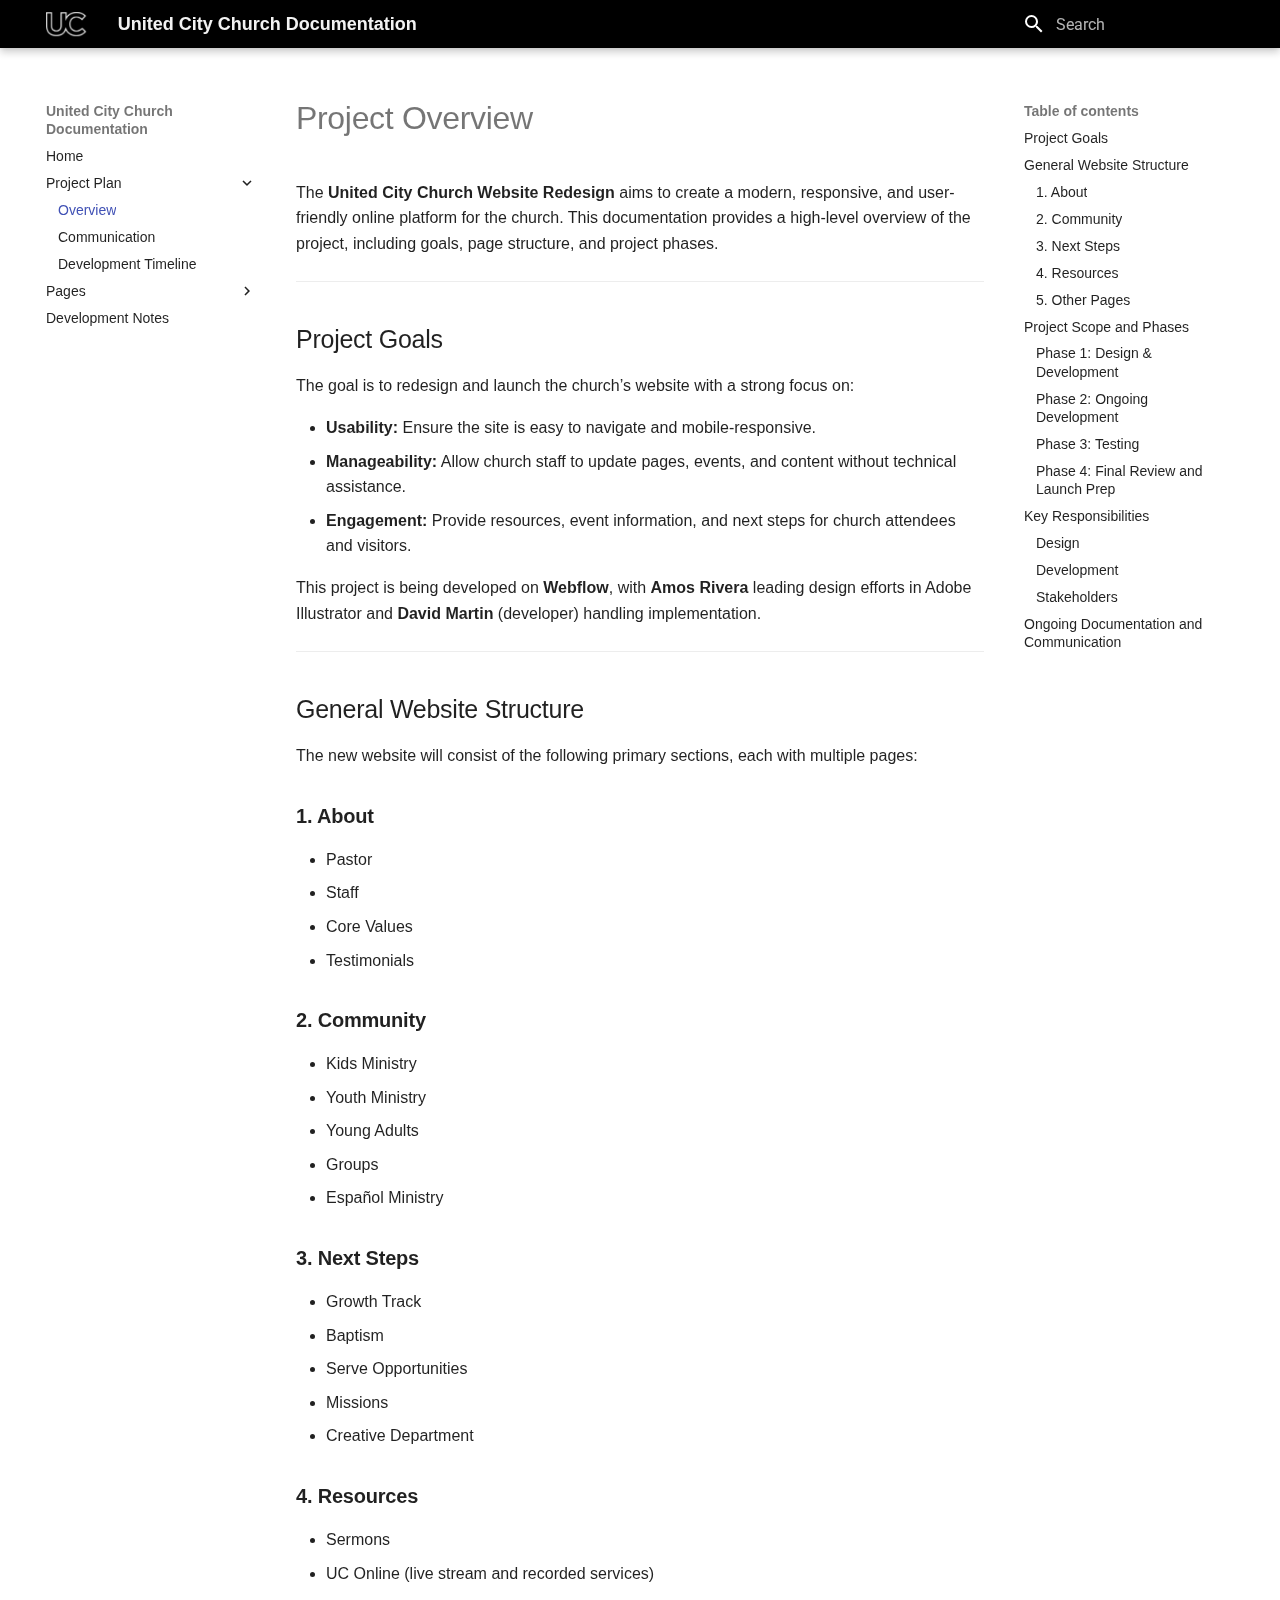
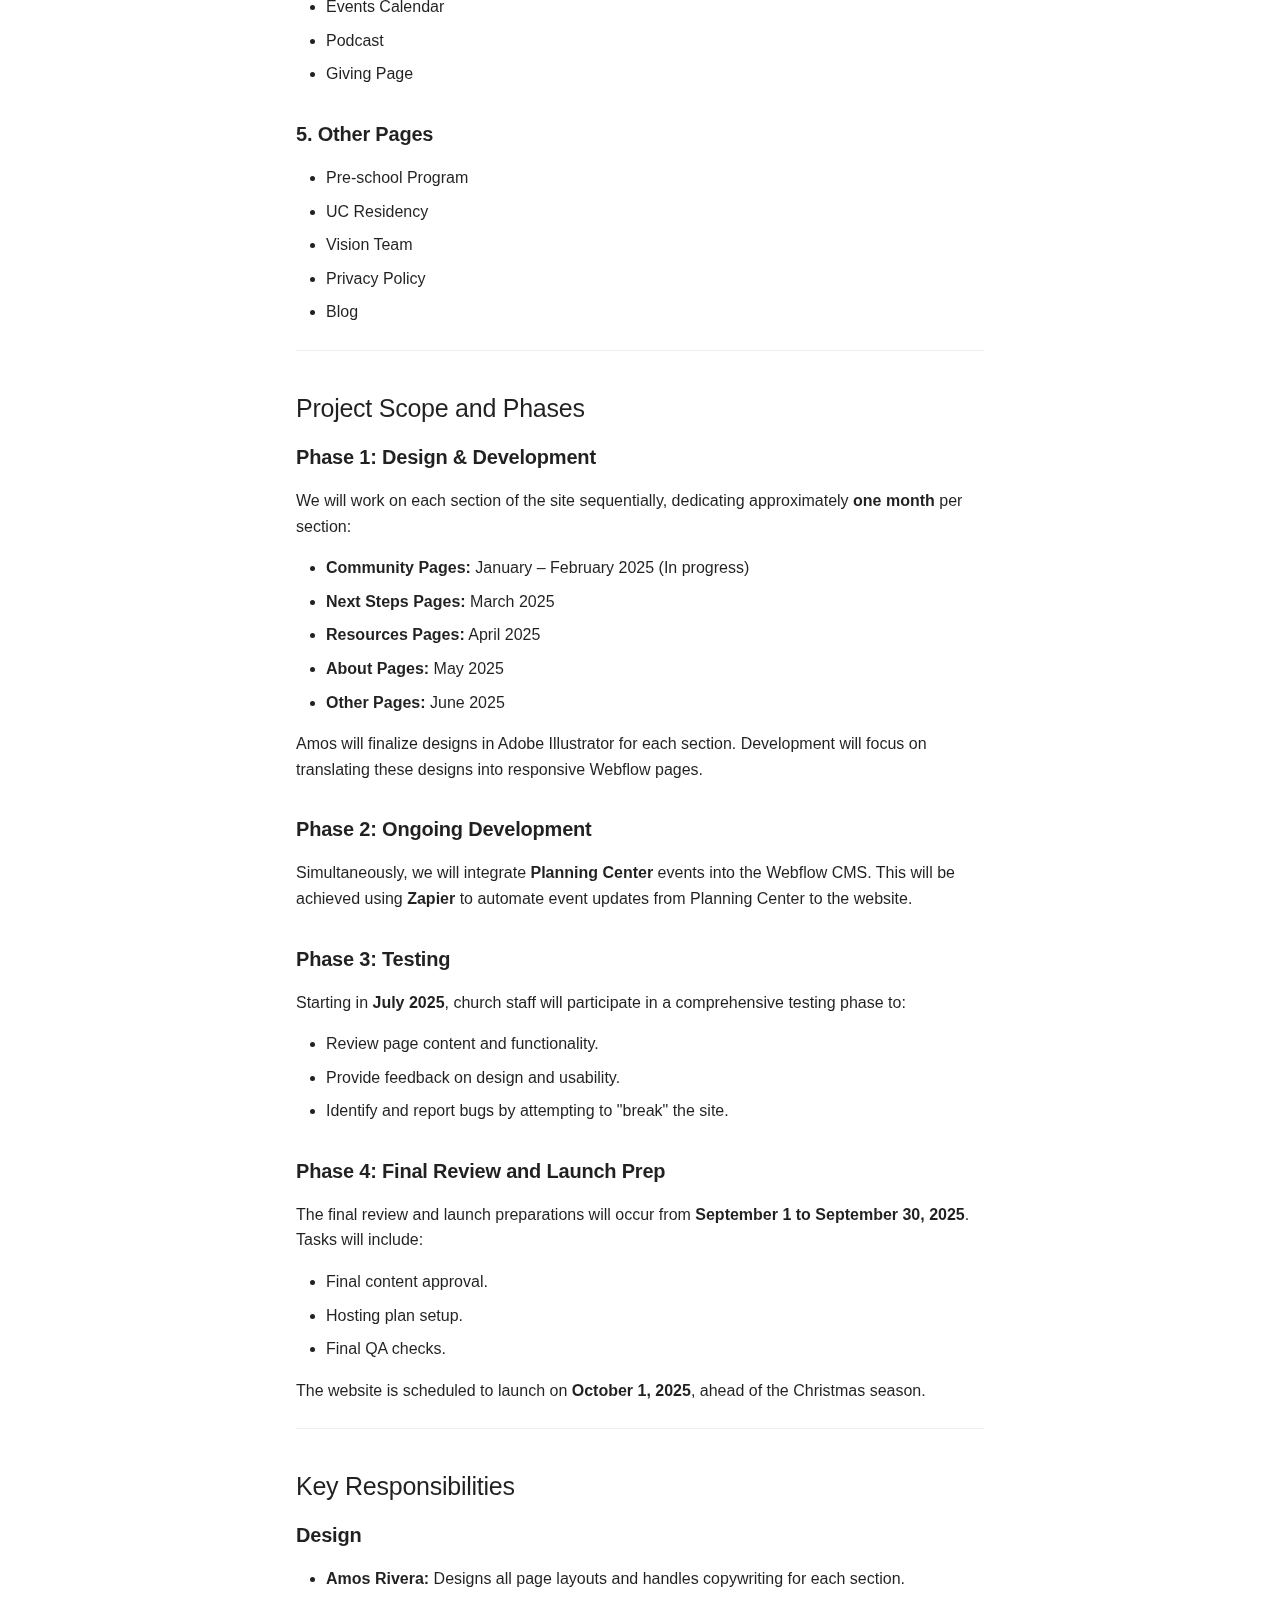
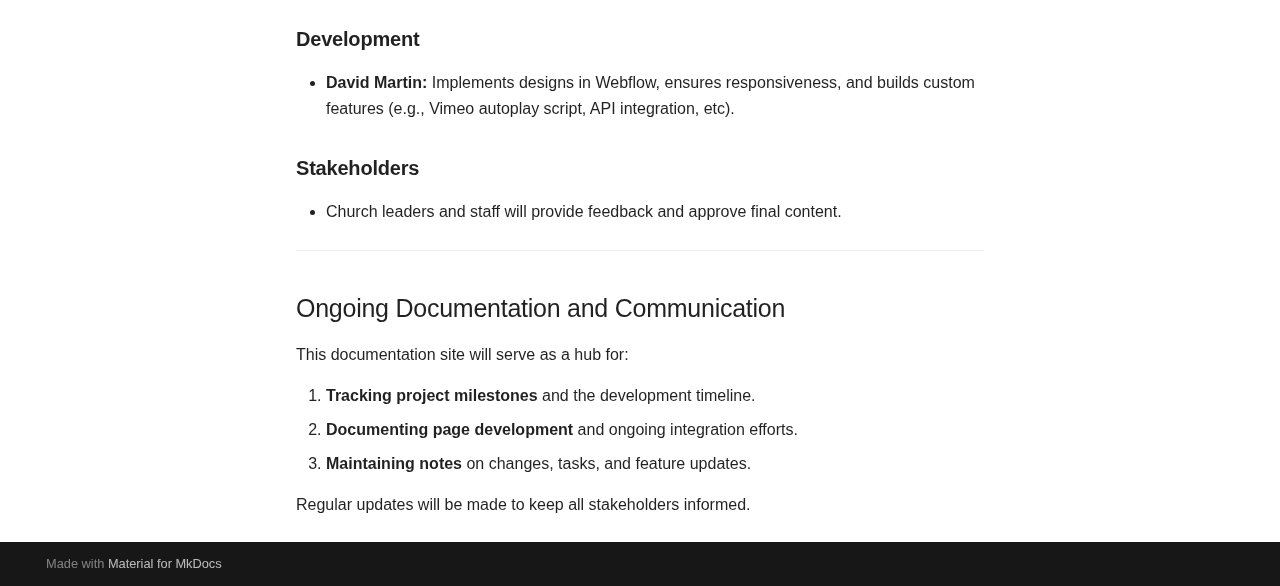
<file: project/overview/index.html>
<!doctype html>
<html lang="en" class="no-js">
  <head>
    
      <meta charset="utf-8">
      <meta name="viewport" content="width=device-width,initial-scale=1">
      
      
      
      
        <link rel="prev" href="../..">
      
      
        <link rel="next" href="../communication/">
      
      
      <link rel="icon" href="../../assets/images/favicon.png">
      <meta name="generator" content="mkdocs-1.6.1, mkdocs-material-9.6.2">
    
    
      
        <title>Overview - United City Church Documentation</title>
      
    
    
      <link rel="stylesheet" href="../../assets/stylesheets/main.d7758b05.min.css">
      
      


    
    
      
    
    
      
        
        
        <link rel="preconnect" href="https://fonts.gstatic.com" crossorigin>
        <link rel="stylesheet" href="https://fonts.googleapis.com/css?family=Roboto:300,300i,400,400i,700,700i%7CRoboto+Mono:400,400i,700,700i&display=fallback">
        <style>:root{--md-text-font:"Roboto";--md-code-font:"Roboto Mono"}</style>
      
    
    
      <link rel="stylesheet" href="../../assets/css/custom.css">
    
    <script>__md_scope=new URL("../..",location),__md_hash=e=>[...e].reduce(((e,_)=>(e<<5)-e+_.charCodeAt(0)),0),__md_get=(e,_=localStorage,t=__md_scope)=>JSON.parse(_.getItem(t.pathname+"."+e)),__md_set=(e,_,t=localStorage,a=__md_scope)=>{try{t.setItem(a.pathname+"."+e,JSON.stringify(_))}catch(e){}}</script>
    
      

    
    
    
  </head>
  
  
    <body dir="ltr">
  
    
    <input class="md-toggle" data-md-toggle="drawer" type="checkbox" id="__drawer" autocomplete="off">
    <input class="md-toggle" data-md-toggle="search" type="checkbox" id="__search" autocomplete="off">
    <label class="md-overlay" for="__drawer"></label>
    <div data-md-component="skip">
      
        
        <a href="#project-overview" class="md-skip">
          Skip to content
        </a>
      
    </div>
    <div data-md-component="announce">
      
    </div>
    
    
      

  

<header class="md-header md-header--shadow" data-md-component="header">
  <nav class="md-header__inner md-grid" aria-label="Header">
    <a href="../.." title="United City Church Documentation" class="md-header__button md-logo" aria-label="United City Church Documentation" data-md-component="logo">
      
  <img src="../../assets/images/UC-symbol-white.png" alt="logo">

    </a>
    <label class="md-header__button md-icon" for="__drawer">
      
      <svg xmlns="http://www.w3.org/2000/svg" viewBox="0 0 24 24"><path d="M3 6h18v2H3zm0 5h18v2H3zm0 5h18v2H3z"/></svg>
    </label>
    <div class="md-header__title" data-md-component="header-title">
      <div class="md-header__ellipsis">
        <div class="md-header__topic">
          <span class="md-ellipsis">
            United City Church Documentation
          </span>
        </div>
        <div class="md-header__topic" data-md-component="header-topic">
          <span class="md-ellipsis">
            
              Overview
            
          </span>
        </div>
      </div>
    </div>
    
    
      <script>var palette=__md_get("__palette");if(palette&&palette.color){if("(prefers-color-scheme)"===palette.color.media){var media=matchMedia("(prefers-color-scheme: light)"),input=document.querySelector(media.matches?"[data-md-color-media='(prefers-color-scheme: light)']":"[data-md-color-media='(prefers-color-scheme: dark)']");palette.color.media=input.getAttribute("data-md-color-media"),palette.color.scheme=input.getAttribute("data-md-color-scheme"),palette.color.primary=input.getAttribute("data-md-color-primary"),palette.color.accent=input.getAttribute("data-md-color-accent")}for(var[key,value]of Object.entries(palette.color))document.body.setAttribute("data-md-color-"+key,value)}</script>
    
    
    
      <label class="md-header__button md-icon" for="__search">
        
        <svg xmlns="http://www.w3.org/2000/svg" viewBox="0 0 24 24"><path d="M9.5 3A6.5 6.5 0 0 1 16 9.5c0 1.61-.59 3.09-1.56 4.23l.27.27h.79l5 5-1.5 1.5-5-5v-.79l-.27-.27A6.52 6.52 0 0 1 9.5 16 6.5 6.5 0 0 1 3 9.5 6.5 6.5 0 0 1 9.5 3m0 2C7 5 5 7 5 9.5S7 14 9.5 14 14 12 14 9.5 12 5 9.5 5"/></svg>
      </label>
      <div class="md-search" data-md-component="search" role="dialog">
  <label class="md-search__overlay" for="__search"></label>
  <div class="md-search__inner" role="search">
    <form class="md-search__form" name="search">
      <input type="text" class="md-search__input" name="query" aria-label="Search" placeholder="Search" autocapitalize="off" autocorrect="off" autocomplete="off" spellcheck="false" data-md-component="search-query" required>
      <label class="md-search__icon md-icon" for="__search">
        
        <svg xmlns="http://www.w3.org/2000/svg" viewBox="0 0 24 24"><path d="M9.5 3A6.5 6.5 0 0 1 16 9.5c0 1.61-.59 3.09-1.56 4.23l.27.27h.79l5 5-1.5 1.5-5-5v-.79l-.27-.27A6.52 6.52 0 0 1 9.5 16 6.5 6.5 0 0 1 3 9.5 6.5 6.5 0 0 1 9.5 3m0 2C7 5 5 7 5 9.5S7 14 9.5 14 14 12 14 9.5 12 5 9.5 5"/></svg>
        
        <svg xmlns="http://www.w3.org/2000/svg" viewBox="0 0 24 24"><path d="M20 11v2H8l5.5 5.5-1.42 1.42L4.16 12l7.92-7.92L13.5 5.5 8 11z"/></svg>
      </label>
      <nav class="md-search__options" aria-label="Search">
        
        <button type="reset" class="md-search__icon md-icon" title="Clear" aria-label="Clear" tabindex="-1">
          
          <svg xmlns="http://www.w3.org/2000/svg" viewBox="0 0 24 24"><path d="M19 6.41 17.59 5 12 10.59 6.41 5 5 6.41 10.59 12 5 17.59 6.41 19 12 13.41 17.59 19 19 17.59 13.41 12z"/></svg>
        </button>
      </nav>
      
    </form>
    <div class="md-search__output">
      <div class="md-search__scrollwrap" tabindex="0" data-md-scrollfix>
        <div class="md-search-result" data-md-component="search-result">
          <div class="md-search-result__meta">
            Initializing search
          </div>
          <ol class="md-search-result__list" role="presentation"></ol>
        </div>
      </div>
    </div>
  </div>
</div>
    
    
  </nav>
  
</header>
    
    <div class="md-container" data-md-component="container">
      
      
        
          
        
      
      <main class="md-main" data-md-component="main">
        <div class="md-main__inner md-grid">
          
            
              
              <div class="md-sidebar md-sidebar--primary" data-md-component="sidebar" data-md-type="navigation" >
                <div class="md-sidebar__scrollwrap">
                  <div class="md-sidebar__inner">
                    



<nav class="md-nav md-nav--primary" aria-label="Navigation" data-md-level="0">
  <label class="md-nav__title" for="__drawer">
    <a href="../.." title="United City Church Documentation" class="md-nav__button md-logo" aria-label="United City Church Documentation" data-md-component="logo">
      
  <img src="../../assets/images/UC-symbol-white.png" alt="logo">

    </a>
    United City Church Documentation
  </label>
  
  <ul class="md-nav__list" data-md-scrollfix>
    
      
      
  
  
  
  
    <li class="md-nav__item">
      <a href="../.." class="md-nav__link">
        
  
  <span class="md-ellipsis">
    Home
    
  </span>
  

      </a>
    </li>
  

    
      
      
  
  
    
  
  
  
    
    
    
    
    <li class="md-nav__item md-nav__item--active md-nav__item--nested">
      
        
        
        <input class="md-nav__toggle md-toggle " type="checkbox" id="__nav_2" checked>
        
          
          <label class="md-nav__link" for="__nav_2" id="__nav_2_label" tabindex="0">
            
  
  <span class="md-ellipsis">
    Project Plan
    
  </span>
  

            <span class="md-nav__icon md-icon"></span>
          </label>
        
        <nav class="md-nav" data-md-level="1" aria-labelledby="__nav_2_label" aria-expanded="true">
          <label class="md-nav__title" for="__nav_2">
            <span class="md-nav__icon md-icon"></span>
            Project Plan
          </label>
          <ul class="md-nav__list" data-md-scrollfix>
            
              
                
  
  
    
  
  
  
    <li class="md-nav__item md-nav__item--active">
      
      <input class="md-nav__toggle md-toggle" type="checkbox" id="__toc">
      
      
        
      
      
        <label class="md-nav__link md-nav__link--active" for="__toc">
          
  
  <span class="md-ellipsis">
    Overview
    
  </span>
  

          <span class="md-nav__icon md-icon"></span>
        </label>
      
      <a href="./" class="md-nav__link md-nav__link--active">
        
  
  <span class="md-ellipsis">
    Overview
    
  </span>
  

      </a>
      
        

<nav class="md-nav md-nav--secondary" aria-label="Table of contents">
  
  
  
    
  
  
    <label class="md-nav__title" for="__toc">
      <span class="md-nav__icon md-icon"></span>
      Table of contents
    </label>
    <ul class="md-nav__list" data-md-component="toc" data-md-scrollfix>
      
        <li class="md-nav__item">
  <a href="#project-goals" class="md-nav__link">
    <span class="md-ellipsis">
      Project Goals
    </span>
  </a>
  
</li>
      
        <li class="md-nav__item">
  <a href="#general-website-structure" class="md-nav__link">
    <span class="md-ellipsis">
      General Website Structure
    </span>
  </a>
  
    <nav class="md-nav" aria-label="General Website Structure">
      <ul class="md-nav__list">
        
          <li class="md-nav__item">
  <a href="#1-about" class="md-nav__link">
    <span class="md-ellipsis">
      1. About
    </span>
  </a>
  
</li>
        
          <li class="md-nav__item">
  <a href="#2-community" class="md-nav__link">
    <span class="md-ellipsis">
      2. Community
    </span>
  </a>
  
</li>
        
          <li class="md-nav__item">
  <a href="#3-next-steps" class="md-nav__link">
    <span class="md-ellipsis">
      3. Next Steps
    </span>
  </a>
  
</li>
        
          <li class="md-nav__item">
  <a href="#4-resources" class="md-nav__link">
    <span class="md-ellipsis">
      4. Resources
    </span>
  </a>
  
</li>
        
          <li class="md-nav__item">
  <a href="#5-other-pages" class="md-nav__link">
    <span class="md-ellipsis">
      5. Other Pages
    </span>
  </a>
  
</li>
        
      </ul>
    </nav>
  
</li>
      
        <li class="md-nav__item">
  <a href="#project-scope-and-phases" class="md-nav__link">
    <span class="md-ellipsis">
      Project Scope and Phases
    </span>
  </a>
  
    <nav class="md-nav" aria-label="Project Scope and Phases">
      <ul class="md-nav__list">
        
          <li class="md-nav__item">
  <a href="#phase-1-design-development" class="md-nav__link">
    <span class="md-ellipsis">
      Phase 1: Design &amp; Development
    </span>
  </a>
  
</li>
        
          <li class="md-nav__item">
  <a href="#phase-2-ongoing-development" class="md-nav__link">
    <span class="md-ellipsis">
      Phase 2: Ongoing Development
    </span>
  </a>
  
</li>
        
          <li class="md-nav__item">
  <a href="#phase-3-testing" class="md-nav__link">
    <span class="md-ellipsis">
      Phase 3: Testing
    </span>
  </a>
  
</li>
        
          <li class="md-nav__item">
  <a href="#phase-4-final-review-and-launch-prep" class="md-nav__link">
    <span class="md-ellipsis">
      Phase 4: Final Review and Launch Prep
    </span>
  </a>
  
</li>
        
      </ul>
    </nav>
  
</li>
      
        <li class="md-nav__item">
  <a href="#key-responsibilities" class="md-nav__link">
    <span class="md-ellipsis">
      Key Responsibilities
    </span>
  </a>
  
    <nav class="md-nav" aria-label="Key Responsibilities">
      <ul class="md-nav__list">
        
          <li class="md-nav__item">
  <a href="#design" class="md-nav__link">
    <span class="md-ellipsis">
      Design
    </span>
  </a>
  
</li>
        
          <li class="md-nav__item">
  <a href="#development" class="md-nav__link">
    <span class="md-ellipsis">
      Development
    </span>
  </a>
  
</li>
        
          <li class="md-nav__item">
  <a href="#stakeholders" class="md-nav__link">
    <span class="md-ellipsis">
      Stakeholders
    </span>
  </a>
  
</li>
        
      </ul>
    </nav>
  
</li>
      
        <li class="md-nav__item">
  <a href="#ongoing-documentation-and-communication" class="md-nav__link">
    <span class="md-ellipsis">
      Ongoing Documentation and Communication
    </span>
  </a>
  
</li>
      
    </ul>
  
</nav>
      
    </li>
  

              
            
              
                
  
  
  
  
    <li class="md-nav__item">
      <a href="../communication/" class="md-nav__link">
        
  
  <span class="md-ellipsis">
    Communication
    
  </span>
  

      </a>
    </li>
  

              
            
              
                
  
  
  
  
    <li class="md-nav__item">
      <a href="../timeline/" class="md-nav__link">
        
  
  <span class="md-ellipsis">
    Development Timeline
    
  </span>
  

      </a>
    </li>
  

              
            
          </ul>
        </nav>
      
    </li>
  

    
      
      
  
  
  
  
    
    
    
    
    <li class="md-nav__item md-nav__item--nested">
      
        
        
        <input class="md-nav__toggle md-toggle " type="checkbox" id="__nav_3" >
        
          
          <label class="md-nav__link" for="__nav_3" id="__nav_3_label" tabindex="0">
            
  
  <span class="md-ellipsis">
    Pages
    
  </span>
  

            <span class="md-nav__icon md-icon"></span>
          </label>
        
        <nav class="md-nav" data-md-level="1" aria-labelledby="__nav_3_label" aria-expanded="false">
          <label class="md-nav__title" for="__nav_3">
            <span class="md-nav__icon md-icon"></span>
            Pages
          </label>
          <ul class="md-nav__list" data-md-scrollfix>
            
              
                
  
  
  
  
    <li class="md-nav__item">
      <a href="../../pages/community/" class="md-nav__link">
        
  
  <span class="md-ellipsis">
    Community
    
  </span>
  

      </a>
    </li>
  

              
            
              
                
  
  
  
  
    <li class="md-nav__item">
      <a href="../../pages/community/kids/" class="md-nav__link">
        
  
  <span class="md-ellipsis">
    Kids Ministry
    
  </span>
  

      </a>
    </li>
  

              
            
              
                
  
  
  
  
    <li class="md-nav__item">
      <a href="../../pages/community/young-adults/" class="md-nav__link">
        
  
  <span class="md-ellipsis">
    Young Adults Ministry
    
  </span>
  

      </a>
    </li>
  

              
            
          </ul>
        </nav>
      
    </li>
  

    
      
      
  
  
  
  
    <li class="md-nav__item">
      <a href="../../development_notes/development_notes/" class="md-nav__link">
        
  
  <span class="md-ellipsis">
    Development Notes
    
  </span>
  

      </a>
    </li>
  

    
  </ul>
</nav>
                  </div>
                </div>
              </div>
            
            
              
              <div class="md-sidebar md-sidebar--secondary" data-md-component="sidebar" data-md-type="toc" >
                <div class="md-sidebar__scrollwrap">
                  <div class="md-sidebar__inner">
                    

<nav class="md-nav md-nav--secondary" aria-label="Table of contents">
  
  
  
    
  
  
    <label class="md-nav__title" for="__toc">
      <span class="md-nav__icon md-icon"></span>
      Table of contents
    </label>
    <ul class="md-nav__list" data-md-component="toc" data-md-scrollfix>
      
        <li class="md-nav__item">
  <a href="#project-goals" class="md-nav__link">
    <span class="md-ellipsis">
      Project Goals
    </span>
  </a>
  
</li>
      
        <li class="md-nav__item">
  <a href="#general-website-structure" class="md-nav__link">
    <span class="md-ellipsis">
      General Website Structure
    </span>
  </a>
  
    <nav class="md-nav" aria-label="General Website Structure">
      <ul class="md-nav__list">
        
          <li class="md-nav__item">
  <a href="#1-about" class="md-nav__link">
    <span class="md-ellipsis">
      1. About
    </span>
  </a>
  
</li>
        
          <li class="md-nav__item">
  <a href="#2-community" class="md-nav__link">
    <span class="md-ellipsis">
      2. Community
    </span>
  </a>
  
</li>
        
          <li class="md-nav__item">
  <a href="#3-next-steps" class="md-nav__link">
    <span class="md-ellipsis">
      3. Next Steps
    </span>
  </a>
  
</li>
        
          <li class="md-nav__item">
  <a href="#4-resources" class="md-nav__link">
    <span class="md-ellipsis">
      4. Resources
    </span>
  </a>
  
</li>
        
          <li class="md-nav__item">
  <a href="#5-other-pages" class="md-nav__link">
    <span class="md-ellipsis">
      5. Other Pages
    </span>
  </a>
  
</li>
        
      </ul>
    </nav>
  
</li>
      
        <li class="md-nav__item">
  <a href="#project-scope-and-phases" class="md-nav__link">
    <span class="md-ellipsis">
      Project Scope and Phases
    </span>
  </a>
  
    <nav class="md-nav" aria-label="Project Scope and Phases">
      <ul class="md-nav__list">
        
          <li class="md-nav__item">
  <a href="#phase-1-design-development" class="md-nav__link">
    <span class="md-ellipsis">
      Phase 1: Design &amp; Development
    </span>
  </a>
  
</li>
        
          <li class="md-nav__item">
  <a href="#phase-2-ongoing-development" class="md-nav__link">
    <span class="md-ellipsis">
      Phase 2: Ongoing Development
    </span>
  </a>
  
</li>
        
          <li class="md-nav__item">
  <a href="#phase-3-testing" class="md-nav__link">
    <span class="md-ellipsis">
      Phase 3: Testing
    </span>
  </a>
  
</li>
        
          <li class="md-nav__item">
  <a href="#phase-4-final-review-and-launch-prep" class="md-nav__link">
    <span class="md-ellipsis">
      Phase 4: Final Review and Launch Prep
    </span>
  </a>
  
</li>
        
      </ul>
    </nav>
  
</li>
      
        <li class="md-nav__item">
  <a href="#key-responsibilities" class="md-nav__link">
    <span class="md-ellipsis">
      Key Responsibilities
    </span>
  </a>
  
    <nav class="md-nav" aria-label="Key Responsibilities">
      <ul class="md-nav__list">
        
          <li class="md-nav__item">
  <a href="#design" class="md-nav__link">
    <span class="md-ellipsis">
      Design
    </span>
  </a>
  
</li>
        
          <li class="md-nav__item">
  <a href="#development" class="md-nav__link">
    <span class="md-ellipsis">
      Development
    </span>
  </a>
  
</li>
        
          <li class="md-nav__item">
  <a href="#stakeholders" class="md-nav__link">
    <span class="md-ellipsis">
      Stakeholders
    </span>
  </a>
  
</li>
        
      </ul>
    </nav>
  
</li>
      
        <li class="md-nav__item">
  <a href="#ongoing-documentation-and-communication" class="md-nav__link">
    <span class="md-ellipsis">
      Ongoing Documentation and Communication
    </span>
  </a>
  
</li>
      
    </ul>
  
</nav>
                  </div>
                </div>
              </div>
            
          
          
            <div class="md-content" data-md-component="content">
              <article class="md-content__inner md-typeset">
                
                  



<h1 id="project-overview">Project Overview</h1>
<p>The <strong>United City Church Website Redesign</strong> aims to create a modern, responsive, and user-friendly online platform for the church. This documentation provides a high-level overview of the project, including goals, page structure, and project phases.</p>
<hr />
<h2 id="project-goals"><strong>Project Goals</strong></h2>
<p>The goal is to redesign and launch the church’s website with a strong focus on:</p>
<ul>
<li><strong>Usability:</strong> Ensure the site is easy to navigate and mobile-responsive.</li>
<li><strong>Manageability:</strong> Allow church staff to update pages, events, and content without technical assistance.</li>
<li><strong>Engagement:</strong> Provide resources, event information, and next steps for church attendees and visitors.</li>
</ul>
<p>This project is being developed on <strong>Webflow</strong>, with <strong>Amos Rivera</strong> leading design efforts in Adobe Illustrator and <strong>David Martin</strong> (developer) handling implementation.</p>
<hr />
<h2 id="general-website-structure"><strong>General Website Structure</strong></h2>
<p>The new website will consist of the following primary sections, each with multiple pages:</p>
<h3 id="1-about"><strong>1. About</strong></h3>
<ul>
<li>Pastor</li>
<li>Staff</li>
<li>Core Values</li>
<li>Testimonials</li>
</ul>
<h3 id="2-community"><strong>2. Community</strong></h3>
<ul>
<li>Kids Ministry</li>
<li>Youth Ministry</li>
<li>Young Adults</li>
<li>Groups</li>
<li>Español Ministry</li>
</ul>
<h3 id="3-next-steps"><strong>3. Next Steps</strong></h3>
<ul>
<li>Growth Track</li>
<li>Baptism</li>
<li>Serve Opportunities</li>
<li>Missions</li>
<li>Creative Department</li>
</ul>
<h3 id="4-resources"><strong>4. Resources</strong></h3>
<ul>
<li>Sermons</li>
<li>UC Online (live stream and recorded services)</li>
<li>Events Calendar</li>
<li>Podcast</li>
<li>Giving Page</li>
</ul>
<h3 id="5-other-pages"><strong>5. Other Pages</strong></h3>
<ul>
<li>Pre-school Program</li>
<li>UC Residency</li>
<li>Vision Team</li>
<li>Privacy Policy</li>
<li>Blog</li>
</ul>
<hr />
<h2 id="project-scope-and-phases"><strong>Project Scope and Phases</strong></h2>
<h3 id="phase-1-design-development"><strong>Phase 1: Design &amp; Development</strong></h3>
<p>We will work on each section of the site sequentially, dedicating approximately <strong>one month</strong> per section:</p>
<ul>
<li><strong>Community Pages:</strong> January – February 2025 (In progress)</li>
<li><strong>Next Steps Pages:</strong> March 2025</li>
<li><strong>Resources Pages:</strong> April 2025</li>
<li><strong>About Pages:</strong> May 2025</li>
<li><strong>Other Pages:</strong> June 2025</li>
</ul>
<p>Amos will finalize designs in Adobe Illustrator for each section. Development will focus on translating these designs into responsive Webflow pages.</p>
<h3 id="phase-2-ongoing-development"><strong>Phase 2: Ongoing Development</strong></h3>
<p>Simultaneously, we will integrate <strong>Planning Center</strong> events into the Webflow CMS. This will be achieved using <strong>Zapier</strong> to automate event updates from Planning Center to the website.</p>
<h3 id="phase-3-testing"><strong>Phase 3: Testing</strong></h3>
<p>Starting in <strong>July 2025</strong>, church staff will participate in a comprehensive testing phase to:</p>
<ul>
<li>Review page content and functionality.</li>
<li>Provide feedback on design and usability.</li>
<li>Identify and report bugs by attempting to "break" the site.</li>
</ul>
<h3 id="phase-4-final-review-and-launch-prep"><strong>Phase 4: Final Review and Launch Prep</strong></h3>
<p>The final review and launch preparations will occur from <strong>September 1 to September 30, 2025</strong>. Tasks will include:</p>
<ul>
<li>Final content approval.</li>
<li>Hosting plan setup.</li>
<li>Final QA checks.</li>
</ul>
<p>The website is scheduled to launch on <strong>October 1, 2025</strong>, ahead of the Christmas season.</p>
<hr />
<h2 id="key-responsibilities"><strong>Key Responsibilities</strong></h2>
<h3 id="design"><strong>Design</strong></h3>
<ul>
<li><strong>Amos Rivera:</strong> Designs all page layouts and handles copywriting for each section.</li>
</ul>
<h3 id="development"><strong>Development</strong></h3>
<ul>
<li><strong>David Martin:</strong> Implements designs in Webflow, ensures responsiveness, and builds custom features (e.g., Vimeo autoplay script, API integration, etc).</li>
</ul>
<h3 id="stakeholders"><strong>Stakeholders</strong></h3>
<ul>
<li>Church leaders and staff will provide feedback and approve final content.</li>
</ul>
<hr />
<h2 id="ongoing-documentation-and-communication"><strong>Ongoing Documentation and Communication</strong></h2>
<p>This documentation site will serve as a hub for:</p>
<ol>
<li><strong>Tracking project milestones</strong> and the development timeline.</li>
<li><strong>Documenting page development</strong> and ongoing integration efforts.</li>
<li><strong>Maintaining notes</strong> on changes, tasks, and feature updates.</li>
</ol>
<p>Regular updates will be made to keep all stakeholders informed.</p>












                
              </article>
            </div>
          
          
<script>var target=document.getElementById(location.hash.slice(1));target&&target.name&&(target.checked=target.name.startsWith("__tabbed_"))</script>
        </div>
        
      </main>
      
        <footer class="md-footer">
  
  <div class="md-footer-meta md-typeset">
    <div class="md-footer-meta__inner md-grid">
      <div class="md-copyright">
  
  
    Made with
    <a href="https://squidfunk.github.io/mkdocs-material/" target="_blank" rel="noopener">
      Material for MkDocs
    </a>
  
</div>
      
    </div>
  </div>
</footer>
      
    </div>
    <div class="md-dialog" data-md-component="dialog">
      <div class="md-dialog__inner md-typeset"></div>
    </div>
    
    
    <script id="__config" type="application/json">{"base": "../..", "features": [], "search": "../../assets/javascripts/workers/search.f8cc74c7.min.js", "translations": {"clipboard.copied": "Copied to clipboard", "clipboard.copy": "Copy to clipboard", "search.result.more.one": "1 more on this page", "search.result.more.other": "# more on this page", "search.result.none": "No matching documents", "search.result.one": "1 matching document", "search.result.other": "# matching documents", "search.result.placeholder": "Type to start searching", "search.result.term.missing": "Missing", "select.version": "Select version"}}</script>
    
    
      <script src="../../assets/javascripts/bundle.f13b1293.min.js"></script>
      
    
  </body>
</html>
</file>
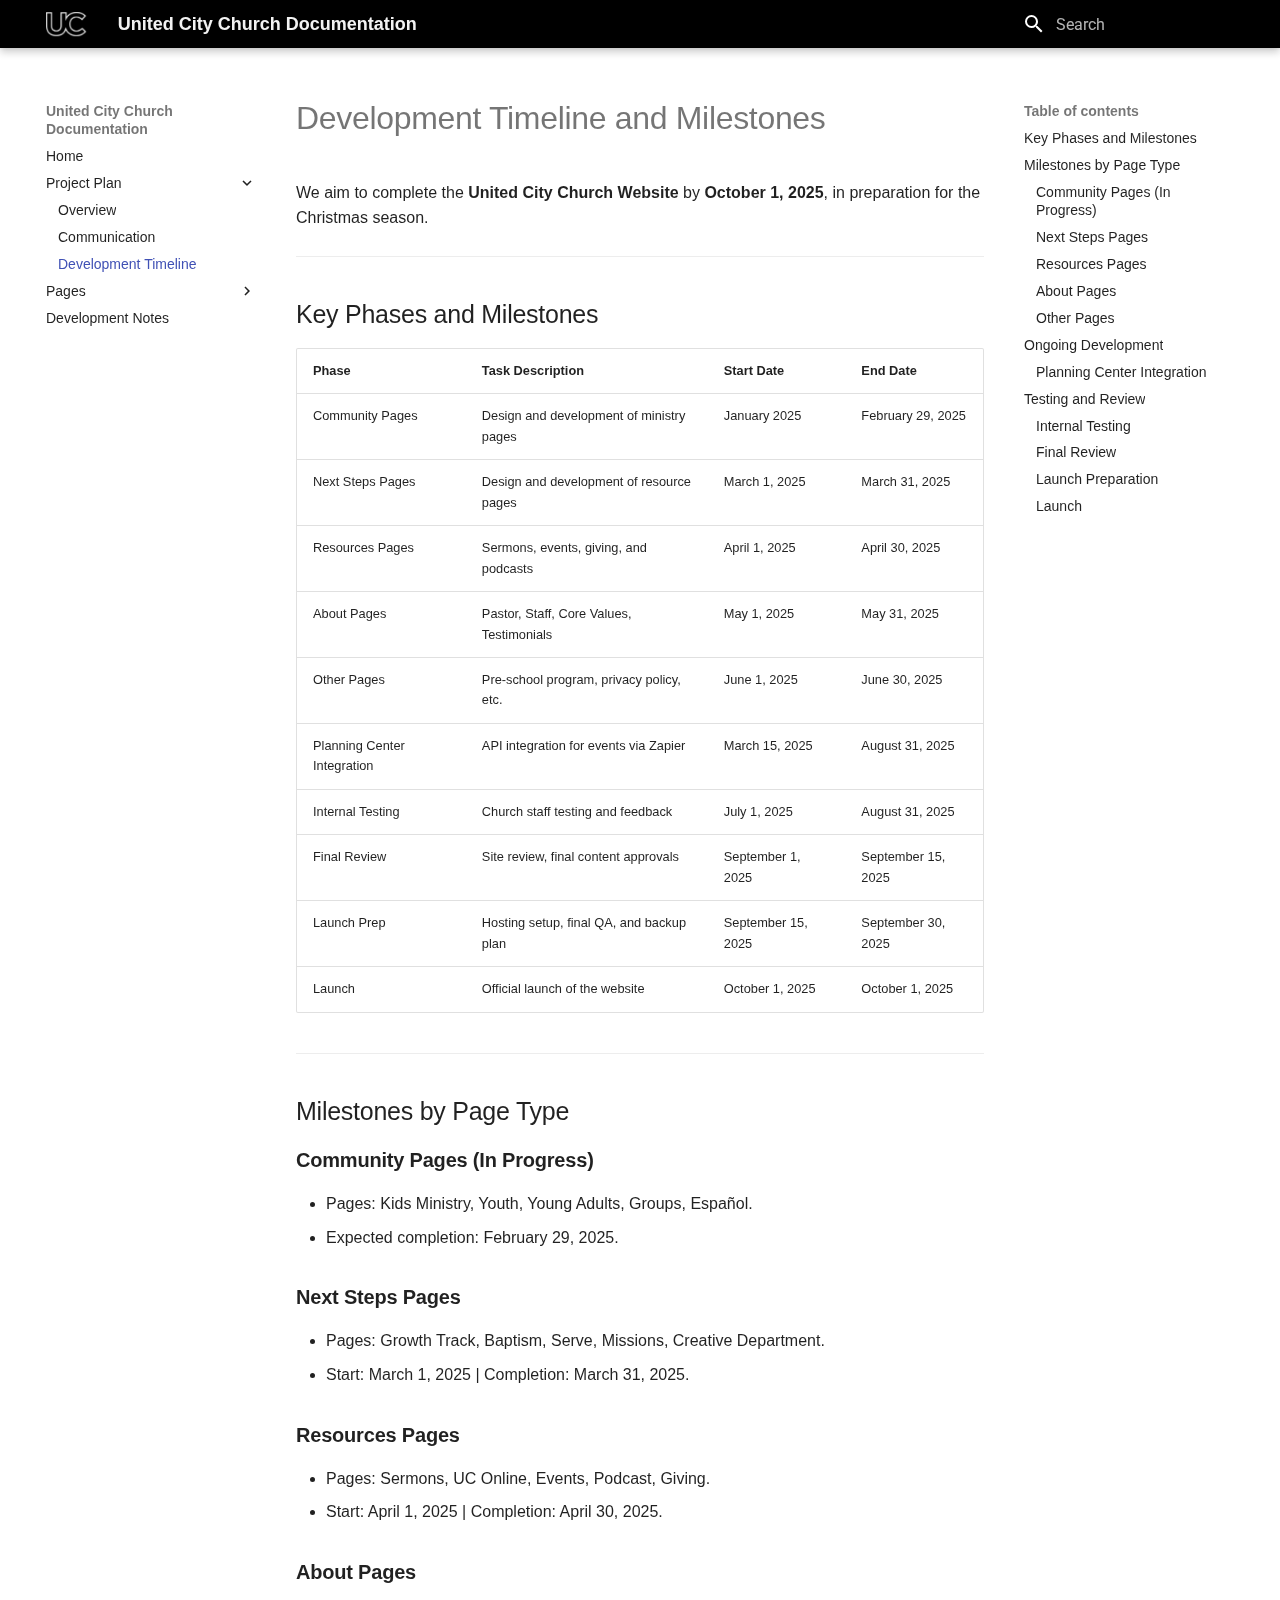
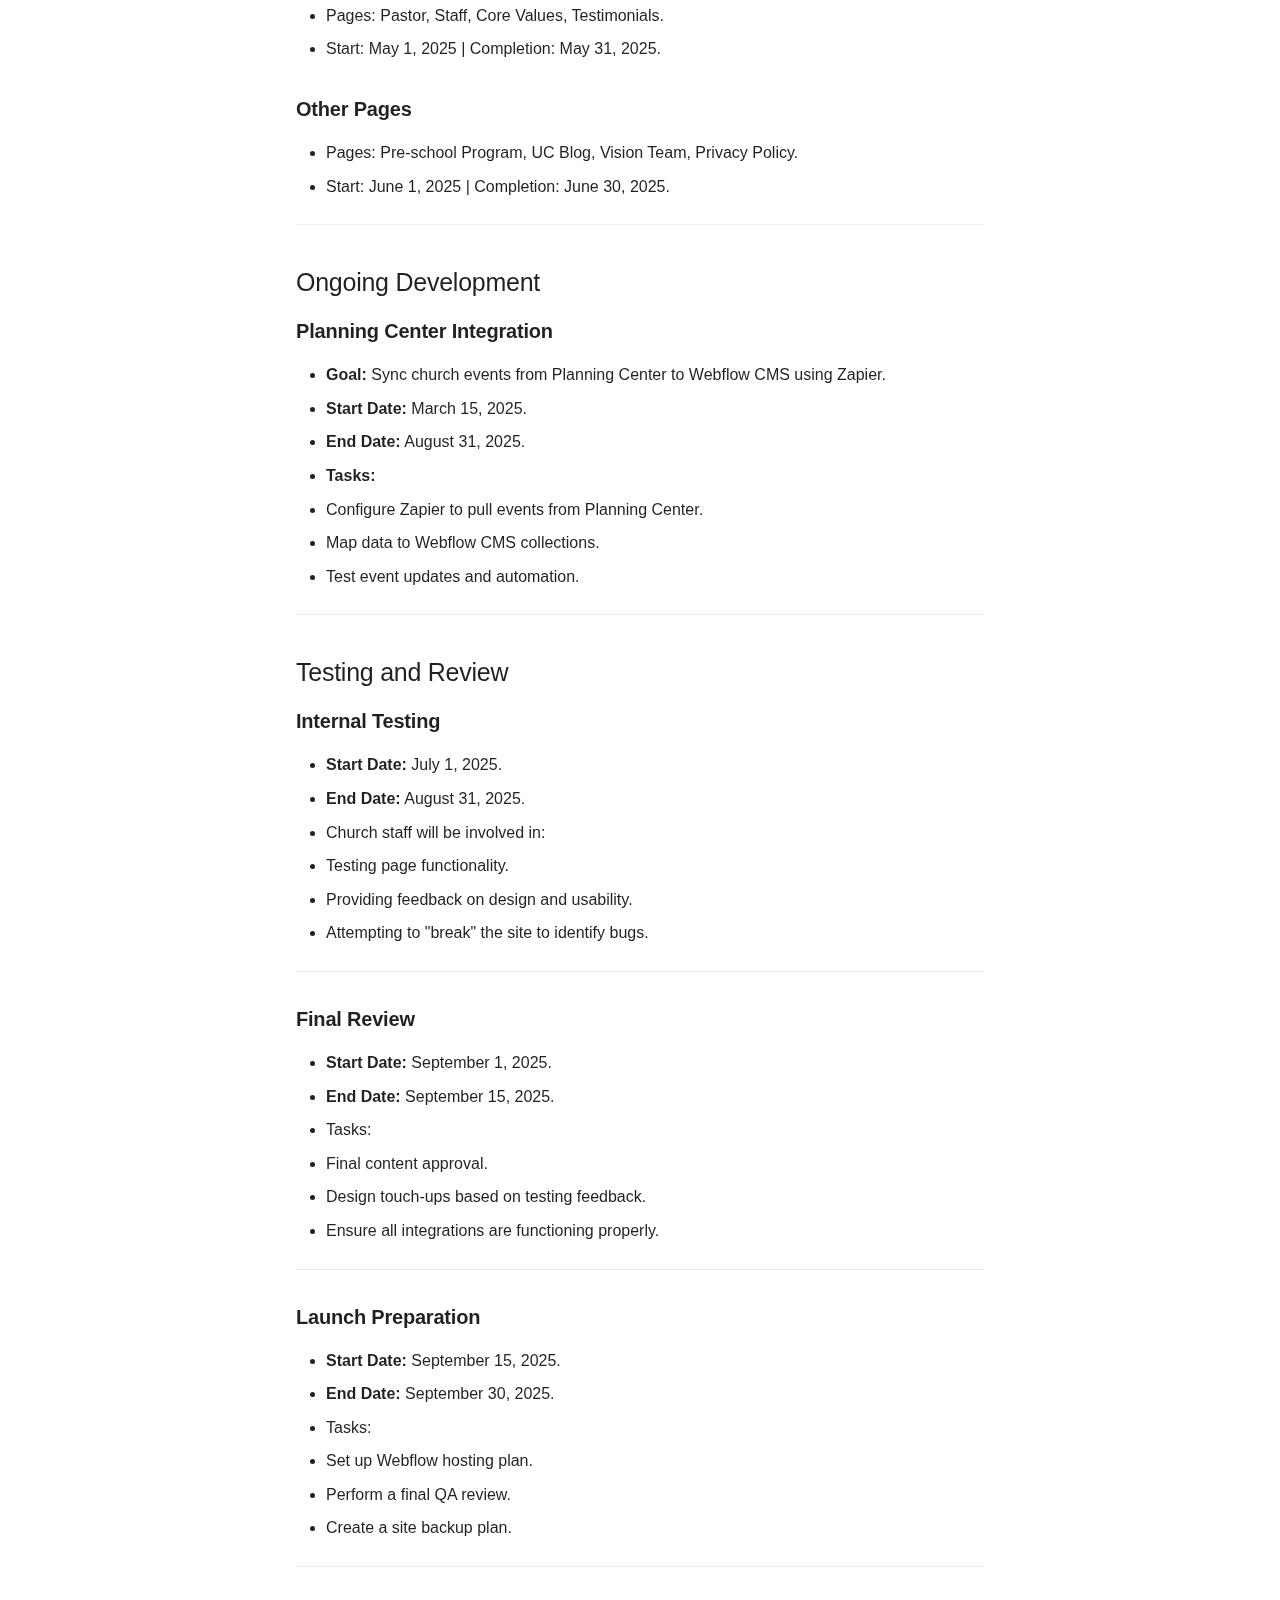
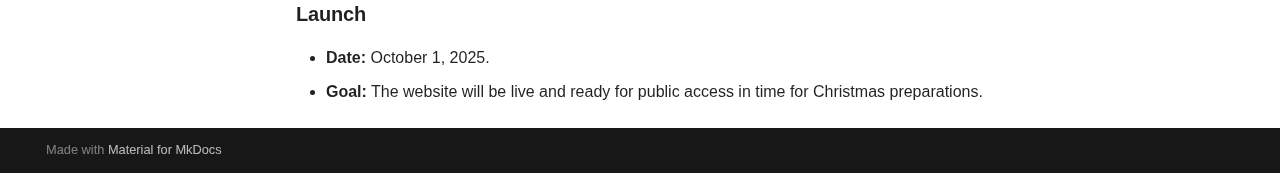
<file: project/timeline/index.html>
<!doctype html>
<html lang="en" class="no-js">
  <head>
    
      <meta charset="utf-8">
      <meta name="viewport" content="width=device-width,initial-scale=1">
      
      
      
      
        <link rel="prev" href="../communication/">
      
      
        <link rel="next" href="../../pages/community/">
      
      
      <link rel="icon" href="../../assets/images/favicon.png">
      <meta name="generator" content="mkdocs-1.6.1, mkdocs-material-9.6.2">
    
    
      
        <title>Development Timeline - United City Church Documentation</title>
      
    
    
      <link rel="stylesheet" href="../../assets/stylesheets/main.d7758b05.min.css">
      
      


    
    
      
    
    
      
        
        
        <link rel="preconnect" href="https://fonts.gstatic.com" crossorigin>
        <link rel="stylesheet" href="https://fonts.googleapis.com/css?family=Roboto:300,300i,400,400i,700,700i%7CRoboto+Mono:400,400i,700,700i&display=fallback">
        <style>:root{--md-text-font:"Roboto";--md-code-font:"Roboto Mono"}</style>
      
    
    
      <link rel="stylesheet" href="../../assets/css/custom.css">
    
    <script>__md_scope=new URL("../..",location),__md_hash=e=>[...e].reduce(((e,_)=>(e<<5)-e+_.charCodeAt(0)),0),__md_get=(e,_=localStorage,t=__md_scope)=>JSON.parse(_.getItem(t.pathname+"."+e)),__md_set=(e,_,t=localStorage,a=__md_scope)=>{try{t.setItem(a.pathname+"."+e,JSON.stringify(_))}catch(e){}}</script>
    
      

    
    
    
  </head>
  
  
    <body dir="ltr">
  
    
    <input class="md-toggle" data-md-toggle="drawer" type="checkbox" id="__drawer" autocomplete="off">
    <input class="md-toggle" data-md-toggle="search" type="checkbox" id="__search" autocomplete="off">
    <label class="md-overlay" for="__drawer"></label>
    <div data-md-component="skip">
      
        
        <a href="#development-timeline-and-milestones" class="md-skip">
          Skip to content
        </a>
      
    </div>
    <div data-md-component="announce">
      
    </div>
    
    
      

  

<header class="md-header md-header--shadow" data-md-component="header">
  <nav class="md-header__inner md-grid" aria-label="Header">
    <a href="../.." title="United City Church Documentation" class="md-header__button md-logo" aria-label="United City Church Documentation" data-md-component="logo">
      
  <img src="../../assets/images/UC-symbol-white.png" alt="logo">

    </a>
    <label class="md-header__button md-icon" for="__drawer">
      
      <svg xmlns="http://www.w3.org/2000/svg" viewBox="0 0 24 24"><path d="M3 6h18v2H3zm0 5h18v2H3zm0 5h18v2H3z"/></svg>
    </label>
    <div class="md-header__title" data-md-component="header-title">
      <div class="md-header__ellipsis">
        <div class="md-header__topic">
          <span class="md-ellipsis">
            United City Church Documentation
          </span>
        </div>
        <div class="md-header__topic" data-md-component="header-topic">
          <span class="md-ellipsis">
            
              Development Timeline
            
          </span>
        </div>
      </div>
    </div>
    
    
      <script>var palette=__md_get("__palette");if(palette&&palette.color){if("(prefers-color-scheme)"===palette.color.media){var media=matchMedia("(prefers-color-scheme: light)"),input=document.querySelector(media.matches?"[data-md-color-media='(prefers-color-scheme: light)']":"[data-md-color-media='(prefers-color-scheme: dark)']");palette.color.media=input.getAttribute("data-md-color-media"),palette.color.scheme=input.getAttribute("data-md-color-scheme"),palette.color.primary=input.getAttribute("data-md-color-primary"),palette.color.accent=input.getAttribute("data-md-color-accent")}for(var[key,value]of Object.entries(palette.color))document.body.setAttribute("data-md-color-"+key,value)}</script>
    
    
    
      <label class="md-header__button md-icon" for="__search">
        
        <svg xmlns="http://www.w3.org/2000/svg" viewBox="0 0 24 24"><path d="M9.5 3A6.5 6.5 0 0 1 16 9.5c0 1.61-.59 3.09-1.56 4.23l.27.27h.79l5 5-1.5 1.5-5-5v-.79l-.27-.27A6.52 6.52 0 0 1 9.5 16 6.5 6.5 0 0 1 3 9.5 6.5 6.5 0 0 1 9.5 3m0 2C7 5 5 7 5 9.5S7 14 9.5 14 14 12 14 9.5 12 5 9.5 5"/></svg>
      </label>
      <div class="md-search" data-md-component="search" role="dialog">
  <label class="md-search__overlay" for="__search"></label>
  <div class="md-search__inner" role="search">
    <form class="md-search__form" name="search">
      <input type="text" class="md-search__input" name="query" aria-label="Search" placeholder="Search" autocapitalize="off" autocorrect="off" autocomplete="off" spellcheck="false" data-md-component="search-query" required>
      <label class="md-search__icon md-icon" for="__search">
        
        <svg xmlns="http://www.w3.org/2000/svg" viewBox="0 0 24 24"><path d="M9.5 3A6.5 6.5 0 0 1 16 9.5c0 1.61-.59 3.09-1.56 4.23l.27.27h.79l5 5-1.5 1.5-5-5v-.79l-.27-.27A6.52 6.52 0 0 1 9.5 16 6.5 6.5 0 0 1 3 9.5 6.5 6.5 0 0 1 9.5 3m0 2C7 5 5 7 5 9.5S7 14 9.5 14 14 12 14 9.5 12 5 9.5 5"/></svg>
        
        <svg xmlns="http://www.w3.org/2000/svg" viewBox="0 0 24 24"><path d="M20 11v2H8l5.5 5.5-1.42 1.42L4.16 12l7.92-7.92L13.5 5.5 8 11z"/></svg>
      </label>
      <nav class="md-search__options" aria-label="Search">
        
        <button type="reset" class="md-search__icon md-icon" title="Clear" aria-label="Clear" tabindex="-1">
          
          <svg xmlns="http://www.w3.org/2000/svg" viewBox="0 0 24 24"><path d="M19 6.41 17.59 5 12 10.59 6.41 5 5 6.41 10.59 12 5 17.59 6.41 19 12 13.41 17.59 19 19 17.59 13.41 12z"/></svg>
        </button>
      </nav>
      
    </form>
    <div class="md-search__output">
      <div class="md-search__scrollwrap" tabindex="0" data-md-scrollfix>
        <div class="md-search-result" data-md-component="search-result">
          <div class="md-search-result__meta">
            Initializing search
          </div>
          <ol class="md-search-result__list" role="presentation"></ol>
        </div>
      </div>
    </div>
  </div>
</div>
    
    
  </nav>
  
</header>
    
    <div class="md-container" data-md-component="container">
      
      
        
          
        
      
      <main class="md-main" data-md-component="main">
        <div class="md-main__inner md-grid">
          
            
              
              <div class="md-sidebar md-sidebar--primary" data-md-component="sidebar" data-md-type="navigation" >
                <div class="md-sidebar__scrollwrap">
                  <div class="md-sidebar__inner">
                    



<nav class="md-nav md-nav--primary" aria-label="Navigation" data-md-level="0">
  <label class="md-nav__title" for="__drawer">
    <a href="../.." title="United City Church Documentation" class="md-nav__button md-logo" aria-label="United City Church Documentation" data-md-component="logo">
      
  <img src="../../assets/images/UC-symbol-white.png" alt="logo">

    </a>
    United City Church Documentation
  </label>
  
  <ul class="md-nav__list" data-md-scrollfix>
    
      
      
  
  
  
  
    <li class="md-nav__item">
      <a href="../.." class="md-nav__link">
        
  
  <span class="md-ellipsis">
    Home
    
  </span>
  

      </a>
    </li>
  

    
      
      
  
  
    
  
  
  
    
    
    
    
    <li class="md-nav__item md-nav__item--active md-nav__item--nested">
      
        
        
        <input class="md-nav__toggle md-toggle " type="checkbox" id="__nav_2" checked>
        
          
          <label class="md-nav__link" for="__nav_2" id="__nav_2_label" tabindex="0">
            
  
  <span class="md-ellipsis">
    Project Plan
    
  </span>
  

            <span class="md-nav__icon md-icon"></span>
          </label>
        
        <nav class="md-nav" data-md-level="1" aria-labelledby="__nav_2_label" aria-expanded="true">
          <label class="md-nav__title" for="__nav_2">
            <span class="md-nav__icon md-icon"></span>
            Project Plan
          </label>
          <ul class="md-nav__list" data-md-scrollfix>
            
              
                
  
  
  
  
    <li class="md-nav__item">
      <a href="../overview/" class="md-nav__link">
        
  
  <span class="md-ellipsis">
    Overview
    
  </span>
  

      </a>
    </li>
  

              
            
              
                
  
  
  
  
    <li class="md-nav__item">
      <a href="../communication/" class="md-nav__link">
        
  
  <span class="md-ellipsis">
    Communication
    
  </span>
  

      </a>
    </li>
  

              
            
              
                
  
  
    
  
  
  
    <li class="md-nav__item md-nav__item--active">
      
      <input class="md-nav__toggle md-toggle" type="checkbox" id="__toc">
      
      
        
      
      
        <label class="md-nav__link md-nav__link--active" for="__toc">
          
  
  <span class="md-ellipsis">
    Development Timeline
    
  </span>
  

          <span class="md-nav__icon md-icon"></span>
        </label>
      
      <a href="./" class="md-nav__link md-nav__link--active">
        
  
  <span class="md-ellipsis">
    Development Timeline
    
  </span>
  

      </a>
      
        

<nav class="md-nav md-nav--secondary" aria-label="Table of contents">
  
  
  
    
  
  
    <label class="md-nav__title" for="__toc">
      <span class="md-nav__icon md-icon"></span>
      Table of contents
    </label>
    <ul class="md-nav__list" data-md-component="toc" data-md-scrollfix>
      
        <li class="md-nav__item">
  <a href="#key-phases-and-milestones" class="md-nav__link">
    <span class="md-ellipsis">
      Key Phases and Milestones
    </span>
  </a>
  
</li>
      
        <li class="md-nav__item">
  <a href="#milestones-by-page-type" class="md-nav__link">
    <span class="md-ellipsis">
      Milestones by Page Type
    </span>
  </a>
  
    <nav class="md-nav" aria-label="Milestones by Page Type">
      <ul class="md-nav__list">
        
          <li class="md-nav__item">
  <a href="#community-pages-in-progress" class="md-nav__link">
    <span class="md-ellipsis">
      Community Pages (In Progress)
    </span>
  </a>
  
</li>
        
          <li class="md-nav__item">
  <a href="#next-steps-pages" class="md-nav__link">
    <span class="md-ellipsis">
      Next Steps Pages
    </span>
  </a>
  
</li>
        
          <li class="md-nav__item">
  <a href="#resources-pages" class="md-nav__link">
    <span class="md-ellipsis">
      Resources Pages
    </span>
  </a>
  
</li>
        
          <li class="md-nav__item">
  <a href="#about-pages" class="md-nav__link">
    <span class="md-ellipsis">
      About Pages
    </span>
  </a>
  
</li>
        
          <li class="md-nav__item">
  <a href="#other-pages" class="md-nav__link">
    <span class="md-ellipsis">
      Other Pages
    </span>
  </a>
  
</li>
        
      </ul>
    </nav>
  
</li>
      
        <li class="md-nav__item">
  <a href="#ongoing-development" class="md-nav__link">
    <span class="md-ellipsis">
      Ongoing Development
    </span>
  </a>
  
    <nav class="md-nav" aria-label="Ongoing Development">
      <ul class="md-nav__list">
        
          <li class="md-nav__item">
  <a href="#planning-center-integration" class="md-nav__link">
    <span class="md-ellipsis">
      Planning Center Integration
    </span>
  </a>
  
</li>
        
      </ul>
    </nav>
  
</li>
      
        <li class="md-nav__item">
  <a href="#testing-and-review" class="md-nav__link">
    <span class="md-ellipsis">
      Testing and Review
    </span>
  </a>
  
    <nav class="md-nav" aria-label="Testing and Review">
      <ul class="md-nav__list">
        
          <li class="md-nav__item">
  <a href="#internal-testing" class="md-nav__link">
    <span class="md-ellipsis">
      Internal Testing
    </span>
  </a>
  
</li>
        
          <li class="md-nav__item">
  <a href="#final-review" class="md-nav__link">
    <span class="md-ellipsis">
      Final Review
    </span>
  </a>
  
</li>
        
          <li class="md-nav__item">
  <a href="#launch-preparation" class="md-nav__link">
    <span class="md-ellipsis">
      Launch Preparation
    </span>
  </a>
  
</li>
        
          <li class="md-nav__item">
  <a href="#launch" class="md-nav__link">
    <span class="md-ellipsis">
      Launch
    </span>
  </a>
  
</li>
        
      </ul>
    </nav>
  
</li>
      
    </ul>
  
</nav>
      
    </li>
  

              
            
          </ul>
        </nav>
      
    </li>
  

    
      
      
  
  
  
  
    
    
    
    
    <li class="md-nav__item md-nav__item--nested">
      
        
        
        <input class="md-nav__toggle md-toggle " type="checkbox" id="__nav_3" >
        
          
          <label class="md-nav__link" for="__nav_3" id="__nav_3_label" tabindex="0">
            
  
  <span class="md-ellipsis">
    Pages
    
  </span>
  

            <span class="md-nav__icon md-icon"></span>
          </label>
        
        <nav class="md-nav" data-md-level="1" aria-labelledby="__nav_3_label" aria-expanded="false">
          <label class="md-nav__title" for="__nav_3">
            <span class="md-nav__icon md-icon"></span>
            Pages
          </label>
          <ul class="md-nav__list" data-md-scrollfix>
            
              
                
  
  
  
  
    <li class="md-nav__item">
      <a href="../../pages/community/" class="md-nav__link">
        
  
  <span class="md-ellipsis">
    Community
    
  </span>
  

      </a>
    </li>
  

              
            
              
                
  
  
  
  
    <li class="md-nav__item">
      <a href="../../pages/community/kids/" class="md-nav__link">
        
  
  <span class="md-ellipsis">
    Kids Ministry
    
  </span>
  

      </a>
    </li>
  

              
            
              
                
  
  
  
  
    <li class="md-nav__item">
      <a href="../../pages/community/young-adults/" class="md-nav__link">
        
  
  <span class="md-ellipsis">
    Young Adults Ministry
    
  </span>
  

      </a>
    </li>
  

              
            
          </ul>
        </nav>
      
    </li>
  

    
      
      
  
  
  
  
    <li class="md-nav__item">
      <a href="../../development_notes/development_notes/" class="md-nav__link">
        
  
  <span class="md-ellipsis">
    Development Notes
    
  </span>
  

      </a>
    </li>
  

    
  </ul>
</nav>
                  </div>
                </div>
              </div>
            
            
              
              <div class="md-sidebar md-sidebar--secondary" data-md-component="sidebar" data-md-type="toc" >
                <div class="md-sidebar__scrollwrap">
                  <div class="md-sidebar__inner">
                    

<nav class="md-nav md-nav--secondary" aria-label="Table of contents">
  
  
  
    
  
  
    <label class="md-nav__title" for="__toc">
      <span class="md-nav__icon md-icon"></span>
      Table of contents
    </label>
    <ul class="md-nav__list" data-md-component="toc" data-md-scrollfix>
      
        <li class="md-nav__item">
  <a href="#key-phases-and-milestones" class="md-nav__link">
    <span class="md-ellipsis">
      Key Phases and Milestones
    </span>
  </a>
  
</li>
      
        <li class="md-nav__item">
  <a href="#milestones-by-page-type" class="md-nav__link">
    <span class="md-ellipsis">
      Milestones by Page Type
    </span>
  </a>
  
    <nav class="md-nav" aria-label="Milestones by Page Type">
      <ul class="md-nav__list">
        
          <li class="md-nav__item">
  <a href="#community-pages-in-progress" class="md-nav__link">
    <span class="md-ellipsis">
      Community Pages (In Progress)
    </span>
  </a>
  
</li>
        
          <li class="md-nav__item">
  <a href="#next-steps-pages" class="md-nav__link">
    <span class="md-ellipsis">
      Next Steps Pages
    </span>
  </a>
  
</li>
        
          <li class="md-nav__item">
  <a href="#resources-pages" class="md-nav__link">
    <span class="md-ellipsis">
      Resources Pages
    </span>
  </a>
  
</li>
        
          <li class="md-nav__item">
  <a href="#about-pages" class="md-nav__link">
    <span class="md-ellipsis">
      About Pages
    </span>
  </a>
  
</li>
        
          <li class="md-nav__item">
  <a href="#other-pages" class="md-nav__link">
    <span class="md-ellipsis">
      Other Pages
    </span>
  </a>
  
</li>
        
      </ul>
    </nav>
  
</li>
      
        <li class="md-nav__item">
  <a href="#ongoing-development" class="md-nav__link">
    <span class="md-ellipsis">
      Ongoing Development
    </span>
  </a>
  
    <nav class="md-nav" aria-label="Ongoing Development">
      <ul class="md-nav__list">
        
          <li class="md-nav__item">
  <a href="#planning-center-integration" class="md-nav__link">
    <span class="md-ellipsis">
      Planning Center Integration
    </span>
  </a>
  
</li>
        
      </ul>
    </nav>
  
</li>
      
        <li class="md-nav__item">
  <a href="#testing-and-review" class="md-nav__link">
    <span class="md-ellipsis">
      Testing and Review
    </span>
  </a>
  
    <nav class="md-nav" aria-label="Testing and Review">
      <ul class="md-nav__list">
        
          <li class="md-nav__item">
  <a href="#internal-testing" class="md-nav__link">
    <span class="md-ellipsis">
      Internal Testing
    </span>
  </a>
  
</li>
        
          <li class="md-nav__item">
  <a href="#final-review" class="md-nav__link">
    <span class="md-ellipsis">
      Final Review
    </span>
  </a>
  
</li>
        
          <li class="md-nav__item">
  <a href="#launch-preparation" class="md-nav__link">
    <span class="md-ellipsis">
      Launch Preparation
    </span>
  </a>
  
</li>
        
          <li class="md-nav__item">
  <a href="#launch" class="md-nav__link">
    <span class="md-ellipsis">
      Launch
    </span>
  </a>
  
</li>
        
      </ul>
    </nav>
  
</li>
      
    </ul>
  
</nav>
                  </div>
                </div>
              </div>
            
          
          
            <div class="md-content" data-md-component="content">
              <article class="md-content__inner md-typeset">
                
                  



<h1 id="development-timeline-and-milestones">Development Timeline and Milestones</h1>
<p>We aim to complete the <strong>United City Church Website</strong> by <strong>October 1, 2025</strong>, in preparation for the Christmas season.</p>
<hr />
<h2 id="key-phases-and-milestones">Key Phases and Milestones</h2>
<table>
<thead>
<tr>
<th>Phase</th>
<th>Task Description</th>
<th>Start Date</th>
<th>End Date</th>
</tr>
</thead>
<tbody>
<tr>
<td>Community Pages</td>
<td>Design and development of ministry pages</td>
<td>January 2025</td>
<td>February 29, 2025</td>
</tr>
<tr>
<td>Next Steps Pages</td>
<td>Design and development of resource pages</td>
<td>March 1, 2025</td>
<td>March 31, 2025</td>
</tr>
<tr>
<td>Resources Pages</td>
<td>Sermons, events, giving, and podcasts</td>
<td>April 1, 2025</td>
<td>April 30, 2025</td>
</tr>
<tr>
<td>About Pages</td>
<td>Pastor, Staff, Core Values, Testimonials</td>
<td>May 1, 2025</td>
<td>May 31, 2025</td>
</tr>
<tr>
<td>Other Pages</td>
<td>Pre-school program, privacy policy, etc.</td>
<td>June 1, 2025</td>
<td>June 30, 2025</td>
</tr>
<tr>
<td>Planning Center Integration</td>
<td>API integration for events via Zapier</td>
<td>March 15, 2025</td>
<td>August 31, 2025</td>
</tr>
<tr>
<td>Internal Testing</td>
<td>Church staff testing and feedback</td>
<td>July 1, 2025</td>
<td>August 31, 2025</td>
</tr>
<tr>
<td>Final Review</td>
<td>Site review, final content approvals</td>
<td>September 1, 2025</td>
<td>September 15, 2025</td>
</tr>
<tr>
<td>Launch Prep</td>
<td>Hosting setup, final QA, and backup plan</td>
<td>September 15, 2025</td>
<td>September 30, 2025</td>
</tr>
<tr>
<td>Launch</td>
<td>Official launch of the website</td>
<td>October 1, 2025</td>
<td>October 1, 2025</td>
</tr>
</tbody>
</table>
<hr />
<h2 id="milestones-by-page-type"><strong>Milestones by Page Type</strong></h2>
<h3 id="community-pages-in-progress"><strong>Community Pages (In Progress)</strong></h3>
<ul>
<li>Pages: Kids Ministry, Youth, Young Adults, Groups, Español.</li>
<li>Expected completion: February 29, 2025.</li>
</ul>
<h3 id="next-steps-pages"><strong>Next Steps Pages</strong></h3>
<ul>
<li>Pages: Growth Track, Baptism, Serve, Missions, Creative Department.</li>
<li>Start: March 1, 2025 | Completion: March 31, 2025.</li>
</ul>
<h3 id="resources-pages"><strong>Resources Pages</strong></h3>
<ul>
<li>Pages: Sermons, UC Online, Events, Podcast, Giving.</li>
<li>Start: April 1, 2025 | Completion: April 30, 2025.</li>
</ul>
<h3 id="about-pages"><strong>About Pages</strong></h3>
<ul>
<li>Pages: Pastor, Staff, Core Values, Testimonials.</li>
<li>Start: May 1, 2025 | Completion: May 31, 2025.</li>
</ul>
<h3 id="other-pages"><strong>Other Pages</strong></h3>
<ul>
<li>Pages: Pre-school Program, UC Blog, Vision Team, Privacy Policy.</li>
<li>Start: June 1, 2025 | Completion: June 30, 2025.</li>
</ul>
<hr />
<h2 id="ongoing-development"><strong>Ongoing Development</strong></h2>
<h3 id="planning-center-integration"><strong>Planning Center Integration</strong></h3>
<ul>
<li><strong>Goal:</strong> Sync church events from Planning Center to Webflow CMS using Zapier.</li>
<li><strong>Start Date:</strong> March 15, 2025.</li>
<li><strong>End Date:</strong> August 31, 2025.</li>
<li><strong>Tasks:</strong></li>
<li>Configure Zapier to pull events from Planning Center.</li>
<li>Map data to Webflow CMS collections.</li>
<li>Test event updates and automation.</li>
</ul>
<hr />
<h2 id="testing-and-review"><strong>Testing and Review</strong></h2>
<h3 id="internal-testing"><strong>Internal Testing</strong></h3>
<ul>
<li><strong>Start Date:</strong> July 1, 2025.</li>
<li><strong>End Date:</strong> August 31, 2025.</li>
<li>Church staff will be involved in:</li>
<li>Testing page functionality.</li>
<li>Providing feedback on design and usability.</li>
<li>Attempting to "break" the site to identify bugs.</li>
</ul>
<hr />
<h3 id="final-review"><strong>Final Review</strong></h3>
<ul>
<li><strong>Start Date:</strong> September 1, 2025.</li>
<li><strong>End Date:</strong> September 15, 2025.</li>
<li>Tasks:</li>
<li>Final content approval.</li>
<li>Design touch-ups based on testing feedback.</li>
<li>Ensure all integrations are functioning properly.</li>
</ul>
<hr />
<h3 id="launch-preparation"><strong>Launch Preparation</strong></h3>
<ul>
<li><strong>Start Date:</strong> September 15, 2025.</li>
<li><strong>End Date:</strong> September 30, 2025.</li>
<li>Tasks:</li>
<li>Set up Webflow hosting plan.</li>
<li>Perform a final QA review.</li>
<li>Create a site backup plan.</li>
</ul>
<hr />
<h3 id="launch"><strong>Launch</strong></h3>
<ul>
<li><strong>Date:</strong> October 1, 2025.</li>
<li><strong>Goal:</strong> The website will be live and ready for public access in time for Christmas preparations.</li>
</ul>












                
              </article>
            </div>
          
          
<script>var target=document.getElementById(location.hash.slice(1));target&&target.name&&(target.checked=target.name.startsWith("__tabbed_"))</script>
        </div>
        
      </main>
      
        <footer class="md-footer">
  
  <div class="md-footer-meta md-typeset">
    <div class="md-footer-meta__inner md-grid">
      <div class="md-copyright">
  
  
    Made with
    <a href="https://squidfunk.github.io/mkdocs-material/" target="_blank" rel="noopener">
      Material for MkDocs
    </a>
  
</div>
      
    </div>
  </div>
</footer>
      
    </div>
    <div class="md-dialog" data-md-component="dialog">
      <div class="md-dialog__inner md-typeset"></div>
    </div>
    
    
    <script id="__config" type="application/json">{"base": "../..", "features": [], "search": "../../assets/javascripts/workers/search.f8cc74c7.min.js", "translations": {"clipboard.copied": "Copied to clipboard", "clipboard.copy": "Copy to clipboard", "search.result.more.one": "1 more on this page", "search.result.more.other": "# more on this page", "search.result.none": "No matching documents", "search.result.one": "1 matching document", "search.result.other": "# matching documents", "search.result.placeholder": "Type to start searching", "search.result.term.missing": "Missing", "select.version": "Select version"}}</script>
    
    
      <script src="../../assets/javascripts/bundle.f13b1293.min.js"></script>
      
    
  </body>
</html>
</file>
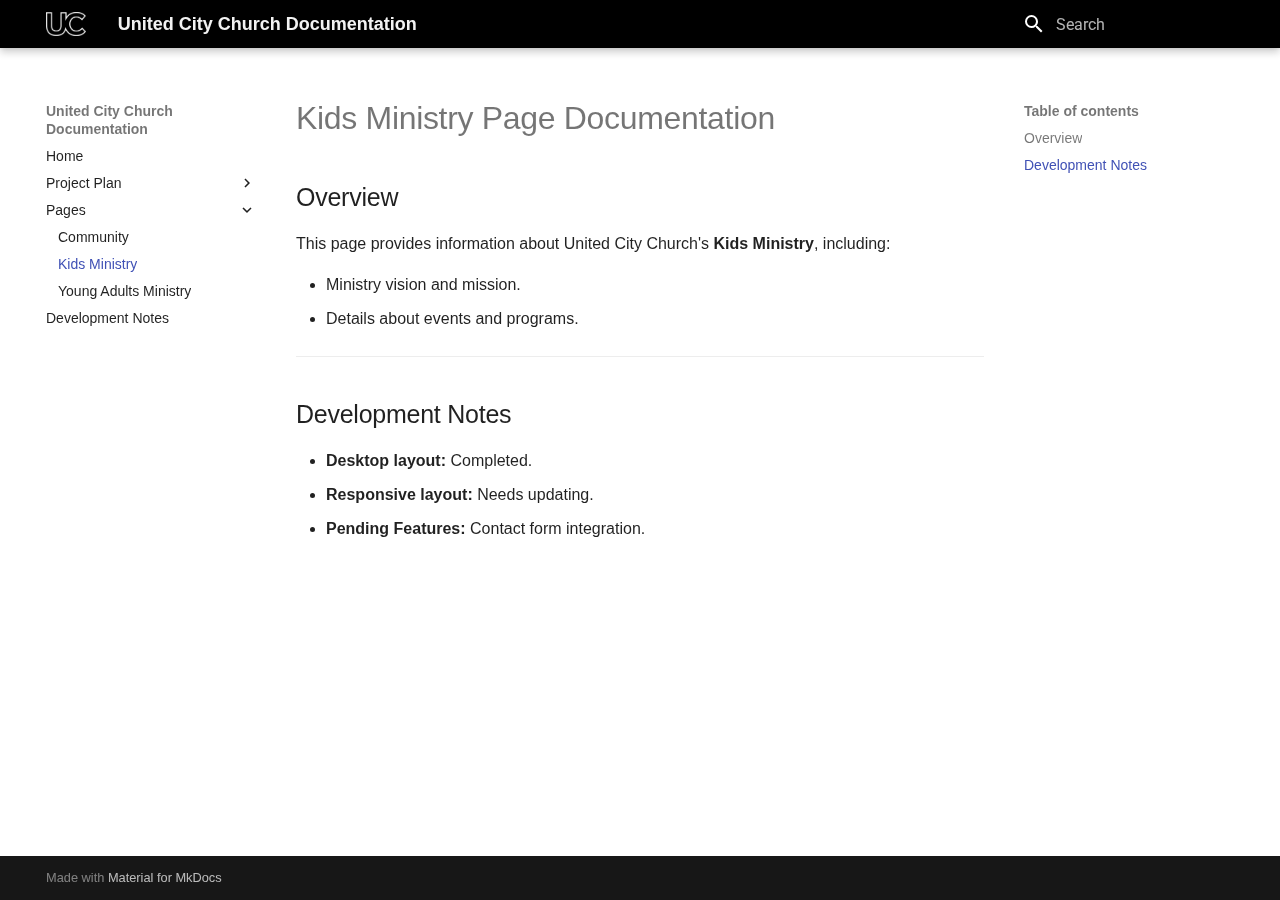
<file: pages/community/kids/index.html>
<!doctype html>
<html lang="en" class="no-js">
  <head>
    
      <meta charset="utf-8">
      <meta name="viewport" content="width=device-width,initial-scale=1">
      
      
      
      
        <link rel="prev" href="../">
      
      
        <link rel="next" href="../young-adults/">
      
      
      <link rel="icon" href="../../../assets/images/favicon.png">
      <meta name="generator" content="mkdocs-1.6.1, mkdocs-material-9.6.2">
    
    
      
        <title>Kids Ministry - United City Church Documentation</title>
      
    
    
      <link rel="stylesheet" href="../../../assets/stylesheets/main.d7758b05.min.css">
      
      


    
    
      
    
    
      
        
        
        <link rel="preconnect" href="https://fonts.gstatic.com" crossorigin>
        <link rel="stylesheet" href="https://fonts.googleapis.com/css?family=Roboto:300,300i,400,400i,700,700i%7CRoboto+Mono:400,400i,700,700i&display=fallback">
        <style>:root{--md-text-font:"Roboto";--md-code-font:"Roboto Mono"}</style>
      
    
    
      <link rel="stylesheet" href="../../../assets/css/custom.css">
    
    <script>__md_scope=new URL("../../..",location),__md_hash=e=>[...e].reduce(((e,_)=>(e<<5)-e+_.charCodeAt(0)),0),__md_get=(e,_=localStorage,t=__md_scope)=>JSON.parse(_.getItem(t.pathname+"."+e)),__md_set=(e,_,t=localStorage,a=__md_scope)=>{try{t.setItem(a.pathname+"."+e,JSON.stringify(_))}catch(e){}}</script>
    
      

    
    
    
  </head>
  
  
    <body dir="ltr">
  
    
    <input class="md-toggle" data-md-toggle="drawer" type="checkbox" id="__drawer" autocomplete="off">
    <input class="md-toggle" data-md-toggle="search" type="checkbox" id="__search" autocomplete="off">
    <label class="md-overlay" for="__drawer"></label>
    <div data-md-component="skip">
      
        
        <a href="#kids-ministry-page-documentation" class="md-skip">
          Skip to content
        </a>
      
    </div>
    <div data-md-component="announce">
      
    </div>
    
    
      

  

<header class="md-header md-header--shadow" data-md-component="header">
  <nav class="md-header__inner md-grid" aria-label="Header">
    <a href="../../.." title="United City Church Documentation" class="md-header__button md-logo" aria-label="United City Church Documentation" data-md-component="logo">
      
  <img src="../../../assets/images/UC-symbol-white.png" alt="logo">

    </a>
    <label class="md-header__button md-icon" for="__drawer">
      
      <svg xmlns="http://www.w3.org/2000/svg" viewBox="0 0 24 24"><path d="M3 6h18v2H3zm0 5h18v2H3zm0 5h18v2H3z"/></svg>
    </label>
    <div class="md-header__title" data-md-component="header-title">
      <div class="md-header__ellipsis">
        <div class="md-header__topic">
          <span class="md-ellipsis">
            United City Church Documentation
          </span>
        </div>
        <div class="md-header__topic" data-md-component="header-topic">
          <span class="md-ellipsis">
            
              Kids Ministry
            
          </span>
        </div>
      </div>
    </div>
    
    
      <script>var palette=__md_get("__palette");if(palette&&palette.color){if("(prefers-color-scheme)"===palette.color.media){var media=matchMedia("(prefers-color-scheme: light)"),input=document.querySelector(media.matches?"[data-md-color-media='(prefers-color-scheme: light)']":"[data-md-color-media='(prefers-color-scheme: dark)']");palette.color.media=input.getAttribute("data-md-color-media"),palette.color.scheme=input.getAttribute("data-md-color-scheme"),palette.color.primary=input.getAttribute("data-md-color-primary"),palette.color.accent=input.getAttribute("data-md-color-accent")}for(var[key,value]of Object.entries(palette.color))document.body.setAttribute("data-md-color-"+key,value)}</script>
    
    
    
      <label class="md-header__button md-icon" for="__search">
        
        <svg xmlns="http://www.w3.org/2000/svg" viewBox="0 0 24 24"><path d="M9.5 3A6.5 6.5 0 0 1 16 9.5c0 1.61-.59 3.09-1.56 4.23l.27.27h.79l5 5-1.5 1.5-5-5v-.79l-.27-.27A6.52 6.52 0 0 1 9.5 16 6.5 6.5 0 0 1 3 9.5 6.5 6.5 0 0 1 9.5 3m0 2C7 5 5 7 5 9.5S7 14 9.5 14 14 12 14 9.5 12 5 9.5 5"/></svg>
      </label>
      <div class="md-search" data-md-component="search" role="dialog">
  <label class="md-search__overlay" for="__search"></label>
  <div class="md-search__inner" role="search">
    <form class="md-search__form" name="search">
      <input type="text" class="md-search__input" name="query" aria-label="Search" placeholder="Search" autocapitalize="off" autocorrect="off" autocomplete="off" spellcheck="false" data-md-component="search-query" required>
      <label class="md-search__icon md-icon" for="__search">
        
        <svg xmlns="http://www.w3.org/2000/svg" viewBox="0 0 24 24"><path d="M9.5 3A6.5 6.5 0 0 1 16 9.5c0 1.61-.59 3.09-1.56 4.23l.27.27h.79l5 5-1.5 1.5-5-5v-.79l-.27-.27A6.52 6.52 0 0 1 9.5 16 6.5 6.5 0 0 1 3 9.5 6.5 6.5 0 0 1 9.5 3m0 2C7 5 5 7 5 9.5S7 14 9.5 14 14 12 14 9.5 12 5 9.5 5"/></svg>
        
        <svg xmlns="http://www.w3.org/2000/svg" viewBox="0 0 24 24"><path d="M20 11v2H8l5.5 5.5-1.42 1.42L4.16 12l7.92-7.92L13.5 5.5 8 11z"/></svg>
      </label>
      <nav class="md-search__options" aria-label="Search">
        
        <button type="reset" class="md-search__icon md-icon" title="Clear" aria-label="Clear" tabindex="-1">
          
          <svg xmlns="http://www.w3.org/2000/svg" viewBox="0 0 24 24"><path d="M19 6.41 17.59 5 12 10.59 6.41 5 5 6.41 10.59 12 5 17.59 6.41 19 12 13.41 17.59 19 19 17.59 13.41 12z"/></svg>
        </button>
      </nav>
      
    </form>
    <div class="md-search__output">
      <div class="md-search__scrollwrap" tabindex="0" data-md-scrollfix>
        <div class="md-search-result" data-md-component="search-result">
          <div class="md-search-result__meta">
            Initializing search
          </div>
          <ol class="md-search-result__list" role="presentation"></ol>
        </div>
      </div>
    </div>
  </div>
</div>
    
    
  </nav>
  
</header>
    
    <div class="md-container" data-md-component="container">
      
      
        
          
        
      
      <main class="md-main" data-md-component="main">
        <div class="md-main__inner md-grid">
          
            
              
              <div class="md-sidebar md-sidebar--primary" data-md-component="sidebar" data-md-type="navigation" >
                <div class="md-sidebar__scrollwrap">
                  <div class="md-sidebar__inner">
                    



<nav class="md-nav md-nav--primary" aria-label="Navigation" data-md-level="0">
  <label class="md-nav__title" for="__drawer">
    <a href="../../.." title="United City Church Documentation" class="md-nav__button md-logo" aria-label="United City Church Documentation" data-md-component="logo">
      
  <img src="../../../assets/images/UC-symbol-white.png" alt="logo">

    </a>
    United City Church Documentation
  </label>
  
  <ul class="md-nav__list" data-md-scrollfix>
    
      
      
  
  
  
  
    <li class="md-nav__item">
      <a href="../../.." class="md-nav__link">
        
  
  <span class="md-ellipsis">
    Home
    
  </span>
  

      </a>
    </li>
  

    
      
      
  
  
  
  
    
    
    
    
    <li class="md-nav__item md-nav__item--nested">
      
        
        
        <input class="md-nav__toggle md-toggle " type="checkbox" id="__nav_2" >
        
          
          <label class="md-nav__link" for="__nav_2" id="__nav_2_label" tabindex="0">
            
  
  <span class="md-ellipsis">
    Project Plan
    
  </span>
  

            <span class="md-nav__icon md-icon"></span>
          </label>
        
        <nav class="md-nav" data-md-level="1" aria-labelledby="__nav_2_label" aria-expanded="false">
          <label class="md-nav__title" for="__nav_2">
            <span class="md-nav__icon md-icon"></span>
            Project Plan
          </label>
          <ul class="md-nav__list" data-md-scrollfix>
            
              
                
  
  
  
  
    <li class="md-nav__item">
      <a href="../../../project/overview/" class="md-nav__link">
        
  
  <span class="md-ellipsis">
    Overview
    
  </span>
  

      </a>
    </li>
  

              
            
              
                
  
  
  
  
    <li class="md-nav__item">
      <a href="../../../project/communication/" class="md-nav__link">
        
  
  <span class="md-ellipsis">
    Communication
    
  </span>
  

      </a>
    </li>
  

              
            
              
                
  
  
  
  
    <li class="md-nav__item">
      <a href="../../../project/timeline/" class="md-nav__link">
        
  
  <span class="md-ellipsis">
    Development Timeline
    
  </span>
  

      </a>
    </li>
  

              
            
          </ul>
        </nav>
      
    </li>
  

    
      
      
  
  
    
  
  
  
    
    
    
    
    <li class="md-nav__item md-nav__item--active md-nav__item--nested">
      
        
        
        <input class="md-nav__toggle md-toggle " type="checkbox" id="__nav_3" checked>
        
          
          <label class="md-nav__link" for="__nav_3" id="__nav_3_label" tabindex="0">
            
  
  <span class="md-ellipsis">
    Pages
    
  </span>
  

            <span class="md-nav__icon md-icon"></span>
          </label>
        
        <nav class="md-nav" data-md-level="1" aria-labelledby="__nav_3_label" aria-expanded="true">
          <label class="md-nav__title" for="__nav_3">
            <span class="md-nav__icon md-icon"></span>
            Pages
          </label>
          <ul class="md-nav__list" data-md-scrollfix>
            
              
                
  
  
  
  
    <li class="md-nav__item">
      <a href="../" class="md-nav__link">
        
  
  <span class="md-ellipsis">
    Community
    
  </span>
  

      </a>
    </li>
  

              
            
              
                
  
  
    
  
  
  
    <li class="md-nav__item md-nav__item--active">
      
      <input class="md-nav__toggle md-toggle" type="checkbox" id="__toc">
      
      
        
      
      
        <label class="md-nav__link md-nav__link--active" for="__toc">
          
  
  <span class="md-ellipsis">
    Kids Ministry
    
  </span>
  

          <span class="md-nav__icon md-icon"></span>
        </label>
      
      <a href="./" class="md-nav__link md-nav__link--active">
        
  
  <span class="md-ellipsis">
    Kids Ministry
    
  </span>
  

      </a>
      
        

<nav class="md-nav md-nav--secondary" aria-label="Table of contents">
  
  
  
    
  
  
    <label class="md-nav__title" for="__toc">
      <span class="md-nav__icon md-icon"></span>
      Table of contents
    </label>
    <ul class="md-nav__list" data-md-component="toc" data-md-scrollfix>
      
        <li class="md-nav__item">
  <a href="#overview" class="md-nav__link">
    <span class="md-ellipsis">
      Overview
    </span>
  </a>
  
</li>
      
        <li class="md-nav__item">
  <a href="#development-notes" class="md-nav__link">
    <span class="md-ellipsis">
      Development Notes
    </span>
  </a>
  
</li>
      
    </ul>
  
</nav>
      
    </li>
  

              
            
              
                
  
  
  
  
    <li class="md-nav__item">
      <a href="../young-adults/" class="md-nav__link">
        
  
  <span class="md-ellipsis">
    Young Adults Ministry
    
  </span>
  

      </a>
    </li>
  

              
            
          </ul>
        </nav>
      
    </li>
  

    
      
      
  
  
  
  
    <li class="md-nav__item">
      <a href="../../../development_notes/development_notes/" class="md-nav__link">
        
  
  <span class="md-ellipsis">
    Development Notes
    
  </span>
  

      </a>
    </li>
  

    
  </ul>
</nav>
                  </div>
                </div>
              </div>
            
            
              
              <div class="md-sidebar md-sidebar--secondary" data-md-component="sidebar" data-md-type="toc" >
                <div class="md-sidebar__scrollwrap">
                  <div class="md-sidebar__inner">
                    

<nav class="md-nav md-nav--secondary" aria-label="Table of contents">
  
  
  
    
  
  
    <label class="md-nav__title" for="__toc">
      <span class="md-nav__icon md-icon"></span>
      Table of contents
    </label>
    <ul class="md-nav__list" data-md-component="toc" data-md-scrollfix>
      
        <li class="md-nav__item">
  <a href="#overview" class="md-nav__link">
    <span class="md-ellipsis">
      Overview
    </span>
  </a>
  
</li>
      
        <li class="md-nav__item">
  <a href="#development-notes" class="md-nav__link">
    <span class="md-ellipsis">
      Development Notes
    </span>
  </a>
  
</li>
      
    </ul>
  
</nav>
                  </div>
                </div>
              </div>
            
          
          
            <div class="md-content" data-md-component="content">
              <article class="md-content__inner md-typeset">
                
                  



<h1 id="kids-ministry-page-documentation">Kids Ministry Page Documentation</h1>
<h2 id="overview">Overview</h2>
<p>This page provides information about United City Church's <strong>Kids Ministry</strong>, including:</p>
<ul>
<li>Ministry vision and mission.</li>
<li>Details about events and programs.</li>
</ul>
<hr />
<h2 id="development-notes">Development Notes</h2>
<ul>
<li><strong>Desktop layout:</strong> Completed.</li>
<li><strong>Responsive layout:</strong> Needs updating.</li>
<li><strong>Pending Features:</strong> Contact form integration.</li>
</ul>












                
              </article>
            </div>
          
          
<script>var target=document.getElementById(location.hash.slice(1));target&&target.name&&(target.checked=target.name.startsWith("__tabbed_"))</script>
        </div>
        
      </main>
      
        <footer class="md-footer">
  
  <div class="md-footer-meta md-typeset">
    <div class="md-footer-meta__inner md-grid">
      <div class="md-copyright">
  
  
    Made with
    <a href="https://squidfunk.github.io/mkdocs-material/" target="_blank" rel="noopener">
      Material for MkDocs
    </a>
  
</div>
      
    </div>
  </div>
</footer>
      
    </div>
    <div class="md-dialog" data-md-component="dialog">
      <div class="md-dialog__inner md-typeset"></div>
    </div>
    
    
    <script id="__config" type="application/json">{"base": "../../..", "features": [], "search": "../../../assets/javascripts/workers/search.f8cc74c7.min.js", "translations": {"clipboard.copied": "Copied to clipboard", "clipboard.copy": "Copy to clipboard", "search.result.more.one": "1 more on this page", "search.result.more.other": "# more on this page", "search.result.none": "No matching documents", "search.result.one": "1 matching document", "search.result.other": "# matching documents", "search.result.placeholder": "Type to start searching", "search.result.term.missing": "Missing", "select.version": "Select version"}}</script>
    
    
      <script src="../../../assets/javascripts/bundle.f13b1293.min.js"></script>
      
    
  </body>
</html>
</file>
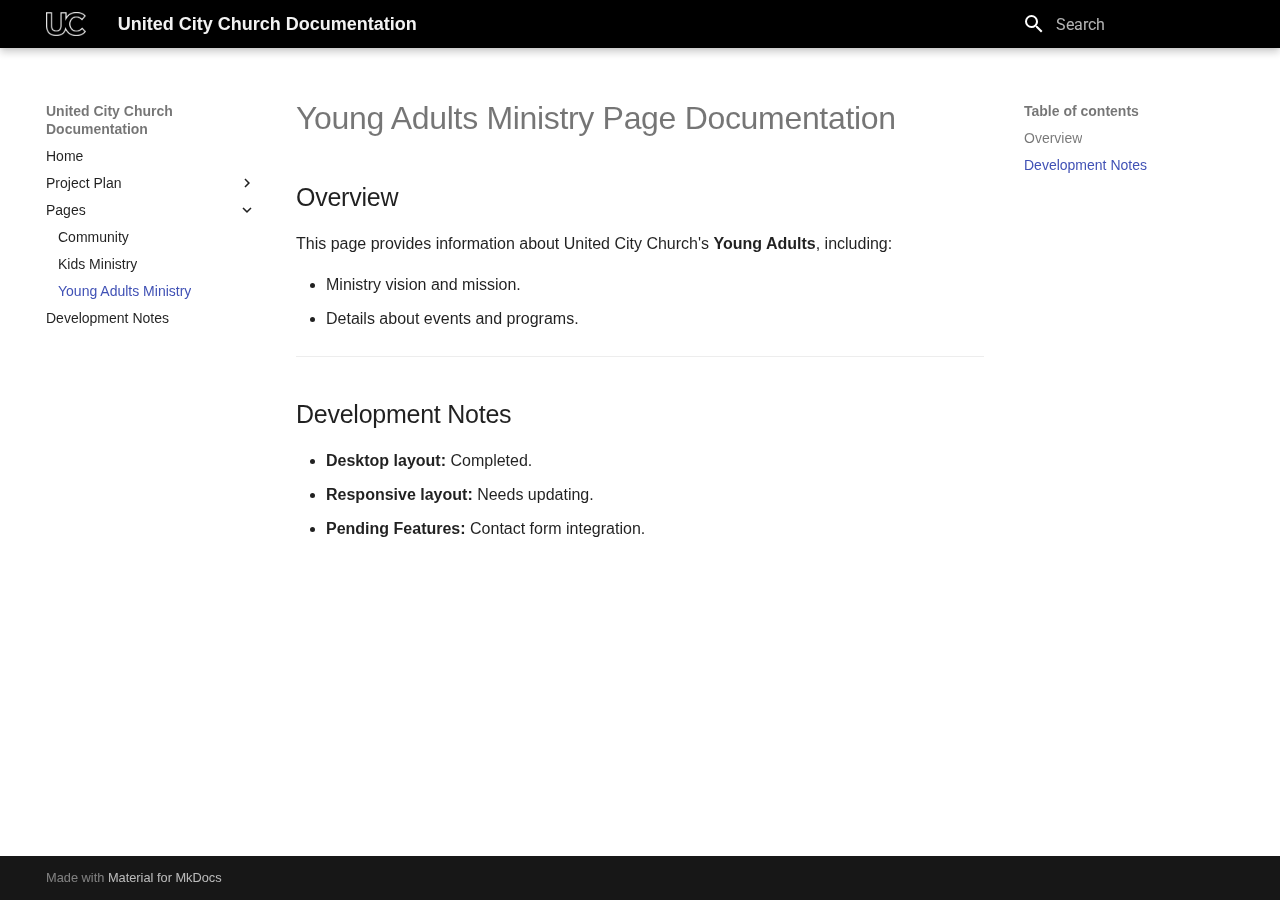
<file: pages/community/young-adults/index.html>
<!doctype html>
<html lang="en" class="no-js">
  <head>
    
      <meta charset="utf-8">
      <meta name="viewport" content="width=device-width,initial-scale=1">
      
      
      
      
        <link rel="prev" href="../kids/">
      
      
        <link rel="next" href="../../../development_notes/development_notes/">
      
      
      <link rel="icon" href="../../../assets/images/favicon.png">
      <meta name="generator" content="mkdocs-1.6.1, mkdocs-material-9.6.2">
    
    
      
        <title>Young Adults Ministry - United City Church Documentation</title>
      
    
    
      <link rel="stylesheet" href="../../../assets/stylesheets/main.d7758b05.min.css">
      
      


    
    
      
    
    
      
        
        
        <link rel="preconnect" href="https://fonts.gstatic.com" crossorigin>
        <link rel="stylesheet" href="https://fonts.googleapis.com/css?family=Roboto:300,300i,400,400i,700,700i%7CRoboto+Mono:400,400i,700,700i&display=fallback">
        <style>:root{--md-text-font:"Roboto";--md-code-font:"Roboto Mono"}</style>
      
    
    
      <link rel="stylesheet" href="../../../assets/css/custom.css">
    
    <script>__md_scope=new URL("../../..",location),__md_hash=e=>[...e].reduce(((e,_)=>(e<<5)-e+_.charCodeAt(0)),0),__md_get=(e,_=localStorage,t=__md_scope)=>JSON.parse(_.getItem(t.pathname+"."+e)),__md_set=(e,_,t=localStorage,a=__md_scope)=>{try{t.setItem(a.pathname+"."+e,JSON.stringify(_))}catch(e){}}</script>
    
      

    
    
    
  </head>
  
  
    <body dir="ltr">
  
    
    <input class="md-toggle" data-md-toggle="drawer" type="checkbox" id="__drawer" autocomplete="off">
    <input class="md-toggle" data-md-toggle="search" type="checkbox" id="__search" autocomplete="off">
    <label class="md-overlay" for="__drawer"></label>
    <div data-md-component="skip">
      
        
        <a href="#young-adults-ministry-page-documentation" class="md-skip">
          Skip to content
        </a>
      
    </div>
    <div data-md-component="announce">
      
    </div>
    
    
      

  

<header class="md-header md-header--shadow" data-md-component="header">
  <nav class="md-header__inner md-grid" aria-label="Header">
    <a href="../../.." title="United City Church Documentation" class="md-header__button md-logo" aria-label="United City Church Documentation" data-md-component="logo">
      
  <img src="../../../assets/images/UC-symbol-white.png" alt="logo">

    </a>
    <label class="md-header__button md-icon" for="__drawer">
      
      <svg xmlns="http://www.w3.org/2000/svg" viewBox="0 0 24 24"><path d="M3 6h18v2H3zm0 5h18v2H3zm0 5h18v2H3z"/></svg>
    </label>
    <div class="md-header__title" data-md-component="header-title">
      <div class="md-header__ellipsis">
        <div class="md-header__topic">
          <span class="md-ellipsis">
            United City Church Documentation
          </span>
        </div>
        <div class="md-header__topic" data-md-component="header-topic">
          <span class="md-ellipsis">
            
              Young Adults Ministry
            
          </span>
        </div>
      </div>
    </div>
    
    
      <script>var palette=__md_get("__palette");if(palette&&palette.color){if("(prefers-color-scheme)"===palette.color.media){var media=matchMedia("(prefers-color-scheme: light)"),input=document.querySelector(media.matches?"[data-md-color-media='(prefers-color-scheme: light)']":"[data-md-color-media='(prefers-color-scheme: dark)']");palette.color.media=input.getAttribute("data-md-color-media"),palette.color.scheme=input.getAttribute("data-md-color-scheme"),palette.color.primary=input.getAttribute("data-md-color-primary"),palette.color.accent=input.getAttribute("data-md-color-accent")}for(var[key,value]of Object.entries(palette.color))document.body.setAttribute("data-md-color-"+key,value)}</script>
    
    
    
      <label class="md-header__button md-icon" for="__search">
        
        <svg xmlns="http://www.w3.org/2000/svg" viewBox="0 0 24 24"><path d="M9.5 3A6.5 6.5 0 0 1 16 9.5c0 1.61-.59 3.09-1.56 4.23l.27.27h.79l5 5-1.5 1.5-5-5v-.79l-.27-.27A6.52 6.52 0 0 1 9.5 16 6.5 6.5 0 0 1 3 9.5 6.5 6.5 0 0 1 9.5 3m0 2C7 5 5 7 5 9.5S7 14 9.5 14 14 12 14 9.5 12 5 9.5 5"/></svg>
      </label>
      <div class="md-search" data-md-component="search" role="dialog">
  <label class="md-search__overlay" for="__search"></label>
  <div class="md-search__inner" role="search">
    <form class="md-search__form" name="search">
      <input type="text" class="md-search__input" name="query" aria-label="Search" placeholder="Search" autocapitalize="off" autocorrect="off" autocomplete="off" spellcheck="false" data-md-component="search-query" required>
      <label class="md-search__icon md-icon" for="__search">
        
        <svg xmlns="http://www.w3.org/2000/svg" viewBox="0 0 24 24"><path d="M9.5 3A6.5 6.5 0 0 1 16 9.5c0 1.61-.59 3.09-1.56 4.23l.27.27h.79l5 5-1.5 1.5-5-5v-.79l-.27-.27A6.52 6.52 0 0 1 9.5 16 6.5 6.5 0 0 1 3 9.5 6.5 6.5 0 0 1 9.5 3m0 2C7 5 5 7 5 9.5S7 14 9.5 14 14 12 14 9.5 12 5 9.5 5"/></svg>
        
        <svg xmlns="http://www.w3.org/2000/svg" viewBox="0 0 24 24"><path d="M20 11v2H8l5.5 5.5-1.42 1.42L4.16 12l7.92-7.92L13.5 5.5 8 11z"/></svg>
      </label>
      <nav class="md-search__options" aria-label="Search">
        
        <button type="reset" class="md-search__icon md-icon" title="Clear" aria-label="Clear" tabindex="-1">
          
          <svg xmlns="http://www.w3.org/2000/svg" viewBox="0 0 24 24"><path d="M19 6.41 17.59 5 12 10.59 6.41 5 5 6.41 10.59 12 5 17.59 6.41 19 12 13.41 17.59 19 19 17.59 13.41 12z"/></svg>
        </button>
      </nav>
      
    </form>
    <div class="md-search__output">
      <div class="md-search__scrollwrap" tabindex="0" data-md-scrollfix>
        <div class="md-search-result" data-md-component="search-result">
          <div class="md-search-result__meta">
            Initializing search
          </div>
          <ol class="md-search-result__list" role="presentation"></ol>
        </div>
      </div>
    </div>
  </div>
</div>
    
    
  </nav>
  
</header>
    
    <div class="md-container" data-md-component="container">
      
      
        
          
        
      
      <main class="md-main" data-md-component="main">
        <div class="md-main__inner md-grid">
          
            
              
              <div class="md-sidebar md-sidebar--primary" data-md-component="sidebar" data-md-type="navigation" >
                <div class="md-sidebar__scrollwrap">
                  <div class="md-sidebar__inner">
                    



<nav class="md-nav md-nav--primary" aria-label="Navigation" data-md-level="0">
  <label class="md-nav__title" for="__drawer">
    <a href="../../.." title="United City Church Documentation" class="md-nav__button md-logo" aria-label="United City Church Documentation" data-md-component="logo">
      
  <img src="../../../assets/images/UC-symbol-white.png" alt="logo">

    </a>
    United City Church Documentation
  </label>
  
  <ul class="md-nav__list" data-md-scrollfix>
    
      
      
  
  
  
  
    <li class="md-nav__item">
      <a href="../../.." class="md-nav__link">
        
  
  <span class="md-ellipsis">
    Home
    
  </span>
  

      </a>
    </li>
  

    
      
      
  
  
  
  
    
    
    
    
    <li class="md-nav__item md-nav__item--nested">
      
        
        
        <input class="md-nav__toggle md-toggle " type="checkbox" id="__nav_2" >
        
          
          <label class="md-nav__link" for="__nav_2" id="__nav_2_label" tabindex="0">
            
  
  <span class="md-ellipsis">
    Project Plan
    
  </span>
  

            <span class="md-nav__icon md-icon"></span>
          </label>
        
        <nav class="md-nav" data-md-level="1" aria-labelledby="__nav_2_label" aria-expanded="false">
          <label class="md-nav__title" for="__nav_2">
            <span class="md-nav__icon md-icon"></span>
            Project Plan
          </label>
          <ul class="md-nav__list" data-md-scrollfix>
            
              
                
  
  
  
  
    <li class="md-nav__item">
      <a href="../../../project/overview/" class="md-nav__link">
        
  
  <span class="md-ellipsis">
    Overview
    
  </span>
  

      </a>
    </li>
  

              
            
              
                
  
  
  
  
    <li class="md-nav__item">
      <a href="../../../project/communication/" class="md-nav__link">
        
  
  <span class="md-ellipsis">
    Communication
    
  </span>
  

      </a>
    </li>
  

              
            
              
                
  
  
  
  
    <li class="md-nav__item">
      <a href="../../../project/timeline/" class="md-nav__link">
        
  
  <span class="md-ellipsis">
    Development Timeline
    
  </span>
  

      </a>
    </li>
  

              
            
          </ul>
        </nav>
      
    </li>
  

    
      
      
  
  
    
  
  
  
    
    
    
    
    <li class="md-nav__item md-nav__item--active md-nav__item--nested">
      
        
        
        <input class="md-nav__toggle md-toggle " type="checkbox" id="__nav_3" checked>
        
          
          <label class="md-nav__link" for="__nav_3" id="__nav_3_label" tabindex="0">
            
  
  <span class="md-ellipsis">
    Pages
    
  </span>
  

            <span class="md-nav__icon md-icon"></span>
          </label>
        
        <nav class="md-nav" data-md-level="1" aria-labelledby="__nav_3_label" aria-expanded="true">
          <label class="md-nav__title" for="__nav_3">
            <span class="md-nav__icon md-icon"></span>
            Pages
          </label>
          <ul class="md-nav__list" data-md-scrollfix>
            
              
                
  
  
  
  
    <li class="md-nav__item">
      <a href="../" class="md-nav__link">
        
  
  <span class="md-ellipsis">
    Community
    
  </span>
  

      </a>
    </li>
  

              
            
              
                
  
  
  
  
    <li class="md-nav__item">
      <a href="../kids/" class="md-nav__link">
        
  
  <span class="md-ellipsis">
    Kids Ministry
    
  </span>
  

      </a>
    </li>
  

              
            
              
                
  
  
    
  
  
  
    <li class="md-nav__item md-nav__item--active">
      
      <input class="md-nav__toggle md-toggle" type="checkbox" id="__toc">
      
      
        
      
      
        <label class="md-nav__link md-nav__link--active" for="__toc">
          
  
  <span class="md-ellipsis">
    Young Adults Ministry
    
  </span>
  

          <span class="md-nav__icon md-icon"></span>
        </label>
      
      <a href="./" class="md-nav__link md-nav__link--active">
        
  
  <span class="md-ellipsis">
    Young Adults Ministry
    
  </span>
  

      </a>
      
        

<nav class="md-nav md-nav--secondary" aria-label="Table of contents">
  
  
  
    
  
  
    <label class="md-nav__title" for="__toc">
      <span class="md-nav__icon md-icon"></span>
      Table of contents
    </label>
    <ul class="md-nav__list" data-md-component="toc" data-md-scrollfix>
      
        <li class="md-nav__item">
  <a href="#overview" class="md-nav__link">
    <span class="md-ellipsis">
      Overview
    </span>
  </a>
  
</li>
      
        <li class="md-nav__item">
  <a href="#development-notes" class="md-nav__link">
    <span class="md-ellipsis">
      Development Notes
    </span>
  </a>
  
</li>
      
    </ul>
  
</nav>
      
    </li>
  

              
            
          </ul>
        </nav>
      
    </li>
  

    
      
      
  
  
  
  
    <li class="md-nav__item">
      <a href="../../../development_notes/development_notes/" class="md-nav__link">
        
  
  <span class="md-ellipsis">
    Development Notes
    
  </span>
  

      </a>
    </li>
  

    
  </ul>
</nav>
                  </div>
                </div>
              </div>
            
            
              
              <div class="md-sidebar md-sidebar--secondary" data-md-component="sidebar" data-md-type="toc" >
                <div class="md-sidebar__scrollwrap">
                  <div class="md-sidebar__inner">
                    

<nav class="md-nav md-nav--secondary" aria-label="Table of contents">
  
  
  
    
  
  
    <label class="md-nav__title" for="__toc">
      <span class="md-nav__icon md-icon"></span>
      Table of contents
    </label>
    <ul class="md-nav__list" data-md-component="toc" data-md-scrollfix>
      
        <li class="md-nav__item">
  <a href="#overview" class="md-nav__link">
    <span class="md-ellipsis">
      Overview
    </span>
  </a>
  
</li>
      
        <li class="md-nav__item">
  <a href="#development-notes" class="md-nav__link">
    <span class="md-ellipsis">
      Development Notes
    </span>
  </a>
  
</li>
      
    </ul>
  
</nav>
                  </div>
                </div>
              </div>
            
          
          
            <div class="md-content" data-md-component="content">
              <article class="md-content__inner md-typeset">
                
                  



<h1 id="young-adults-ministry-page-documentation">Young Adults Ministry Page Documentation</h1>
<h2 id="overview">Overview</h2>
<p>This page provides information about United City Church's <strong>Young Adults</strong>, including:</p>
<ul>
<li>Ministry vision and mission.</li>
<li>Details about events and programs.</li>
</ul>
<hr />
<h2 id="development-notes">Development Notes</h2>
<ul>
<li><strong>Desktop layout:</strong> Completed.</li>
<li><strong>Responsive layout:</strong> Needs updating.</li>
<li><strong>Pending Features:</strong> Contact form integration.</li>
</ul>












                
              </article>
            </div>
          
          
<script>var target=document.getElementById(location.hash.slice(1));target&&target.name&&(target.checked=target.name.startsWith("__tabbed_"))</script>
        </div>
        
      </main>
      
        <footer class="md-footer">
  
  <div class="md-footer-meta md-typeset">
    <div class="md-footer-meta__inner md-grid">
      <div class="md-copyright">
  
  
    Made with
    <a href="https://squidfunk.github.io/mkdocs-material/" target="_blank" rel="noopener">
      Material for MkDocs
    </a>
  
</div>
      
    </div>
  </div>
</footer>
      
    </div>
    <div class="md-dialog" data-md-component="dialog">
      <div class="md-dialog__inner md-typeset"></div>
    </div>
    
    
    <script id="__config" type="application/json">{"base": "../../..", "features": [], "search": "../../../assets/javascripts/workers/search.f8cc74c7.min.js", "translations": {"clipboard.copied": "Copied to clipboard", "clipboard.copy": "Copy to clipboard", "search.result.more.one": "1 more on this page", "search.result.more.other": "# more on this page", "search.result.none": "No matching documents", "search.result.one": "1 matching document", "search.result.other": "# matching documents", "search.result.placeholder": "Type to start searching", "search.result.term.missing": "Missing", "select.version": "Select version"}}</script>
    
    
      <script src="../../../assets/javascripts/bundle.f13b1293.min.js"></script>
      
    
  </body>
</html>
</file>
<file: assets/css/custom.css>
/* Apply Metrophobic font to the entire site */
body {
    font-family: 'Metrophobic', Arial, sans-serif;
}

/* Optional: Apply it specifically to headings */
h1, h2, h3, h4, h5, h6 {
    font-family: 'Metrophobic', Arial, sans-serif;
}

/* Change the header background color to black */
.md-header {
    background-color: #000000; /* Black */
}

/* Adjust the text and logo color to ensure good contrast */
.md-header__title {
    color: #F2F2F2; /* Snow White from your brand palette */
}

/* Optional: Adjust hover states */
.md-header__title:hover {
    color: grey; /* Yellow highlight */
}
</file>
<file: assets/stylesheets/main.d7758b05.min.css>
@charset "UTF-8";html{-webkit-text-size-adjust:none;-moz-text-size-adjust:none;text-size-adjust:none;box-sizing:border-box}*,:after,:before{box-sizing:inherit}@media (prefers-reduced-motion){*,:after,:before{transition:none!important}}body{margin:0}a,button,input,label{-webkit-tap-highlight-color:transparent}a{color:inherit;text-decoration:none}hr{border:0;box-sizing:initial;display:block;height:.05rem;overflow:visible;padding:0}small{font-size:80%}sub,sup{line-height:1em}img{border-style:none}table{border-collapse:initial;border-spacing:0}td,th{font-weight:400;vertical-align:top}button{background:#0000;border:0;font-family:inherit;font-size:inherit;margin:0;padding:0}input{border:0;outline:none}:root{--md-primary-fg-color:#4051b5;--md-primary-fg-color--light:#5d6cc0;--md-primary-fg-color--dark:#303fa1;--md-primary-bg-color:#fff;--md-primary-bg-color--light:#ffffffb3;--md-accent-fg-color:#526cfe;--md-accent-fg-color--transparent:#526cfe1a;--md-accent-bg-color:#fff;--md-accent-bg-color--light:#ffffffb3}[data-md-color-scheme=default]{color-scheme:light}[data-md-color-scheme=default] img[src$="#gh-dark-mode-only"],[data-md-color-scheme=default] img[src$="#only-dark"]{display:none}:root,[data-md-color-scheme=default]{--md-hue:225deg;--md-default-fg-color:#000000de;--md-default-fg-color--light:#0000008a;--md-default-fg-color--lighter:#00000052;--md-default-fg-color--lightest:#00000012;--md-default-bg-color:#fff;--md-default-bg-color--light:#ffffffb3;--md-default-bg-color--lighter:#ffffff4d;--md-default-bg-color--lightest:#ffffff1f;--md-code-fg-color:#36464e;--md-code-bg-color:#f5f5f5;--md-code-hl-color:#4287ff;--md-code-hl-color--light:#4287ff1a;--md-code-hl-number-color:#d52a2a;--md-code-hl-special-color:#db1457;--md-code-hl-function-color:#a846b9;--md-code-hl-constant-color:#6e59d9;--md-code-hl-keyword-color:#3f6ec6;--md-code-hl-string-color:#1c7d4d;--md-code-hl-name-color:var(--md-code-fg-color);--md-code-hl-operator-color:var(--md-default-fg-color--light);--md-code-hl-punctuation-color:var(--md-default-fg-color--light);--md-code-hl-comment-color:var(--md-default-fg-color--light);--md-code-hl-generic-color:var(--md-default-fg-color--light);--md-code-hl-variable-color:var(--md-default-fg-color--light);--md-typeset-color:var(--md-default-fg-color);--md-typeset-a-color:var(--md-primary-fg-color);--md-typeset-del-color:#f5503d26;--md-typeset-ins-color:#0bd57026;--md-typeset-kbd-color:#fafafa;--md-typeset-kbd-accent-color:#fff;--md-typeset-kbd-border-color:#b8b8b8;--md-typeset-mark-color:#ffff0080;--md-typeset-table-color:#0000001f;--md-typeset-table-color--light:rgba(0,0,0,.035);--md-admonition-fg-color:var(--md-default-fg-color);--md-admonition-bg-color:var(--md-default-bg-color);--md-warning-fg-color:#000000de;--md-warning-bg-color:#ff9;--md-footer-fg-color:#fff;--md-footer-fg-color--light:#ffffffb3;--md-footer-fg-color--lighter:#ffffff73;--md-footer-bg-color:#000000de;--md-footer-bg-color--dark:#00000052;--md-shadow-z1:0 0.2rem 0.5rem #0000000d,0 0 0.05rem #0000001a;--md-shadow-z2:0 0.2rem 0.5rem #0000001a,0 0 0.05rem #00000040;--md-shadow-z3:0 0.2rem 0.5rem #0003,0 0 0.05rem #00000059}.md-icon svg{fill:currentcolor;display:block;height:1.2rem;width:1.2rem}body{-webkit-font-smoothing:antialiased;-moz-osx-font-smoothing:grayscale;--md-text-font-family:var(--md-text-font,_),-apple-system,BlinkMacSystemFont,Helvetica,Arial,sans-serif;--md-code-font-family:var(--md-code-font,_),SFMono-Regular,Consolas,Menlo,monospace}aside,body,input{font-feature-settings:"kern","liga";color:var(--md-typeset-color);font-family:var(--md-text-font-family)}code,kbd,pre{font-feature-settings:"kern";font-family:var(--md-code-font-family)}:root{--md-typeset-table-sort-icon:url('data:image/svg+xml;charset=utf-8,<svg xmlns="http://www.w3.org/2000/svg" viewBox="0 0 24 24"><path d="m18 21-4-4h3V7h-3l4-4 4 4h-3v10h3M2 19v-2h10v2M2 13v-2h7v2M2 7V5h4v2z"/></svg>');--md-typeset-table-sort-icon--asc:url('data:image/svg+xml;charset=utf-8,<svg xmlns="http://www.w3.org/2000/svg" viewBox="0 0 24 24"><path d="M19 17h3l-4 4-4-4h3V3h2M2 17h10v2H2M6 5v2H2V5m0 6h7v2H2z"/></svg>');--md-typeset-table-sort-icon--desc:url('data:image/svg+xml;charset=utf-8,<svg xmlns="http://www.w3.org/2000/svg" viewBox="0 0 24 24"><path d="M19 7h3l-4-4-4 4h3v14h2M2 17h10v2H2M6 5v2H2V5m0 6h7v2H2z"/></svg>')}.md-typeset{-webkit-print-color-adjust:exact;color-adjust:exact;font-size:.8rem;line-height:1.6;overflow-wrap:break-word}@media print{.md-typeset{font-size:.68rem}}.md-typeset blockquote,.md-typeset dl,.md-typeset figure,.md-typeset ol,.md-typeset pre,.md-typeset ul{margin-bottom:1em;margin-top:1em}.md-typeset h1{color:var(--md-default-fg-color--light);font-size:2em;line-height:1.3;margin:0 0 1.25em}.md-typeset h1,.md-typeset h2{font-weight:300;letter-spacing:-.01em}.md-typeset h2{font-size:1.5625em;line-height:1.4;margin:1.6em 0 .64em}.md-typeset h3{font-size:1.25em;font-weight:400;letter-spacing:-.01em;line-height:1.5;margin:1.6em 0 .8em}.md-typeset h2+h3{margin-top:.8em}.md-typeset h4{font-weight:700;letter-spacing:-.01em;margin:1em 0}.md-typeset h5,.md-typeset h6{color:var(--md-default-fg-color--light);font-size:.8em;font-weight:700;letter-spacing:-.01em;margin:1.25em 0}.md-typeset h5{text-transform:uppercase}.md-typeset h5 code{text-transform:none}.md-typeset hr{border-bottom:.05rem solid var(--md-default-fg-color--lightest);display:flow-root;margin:1.5em 0}.md-typeset a{color:var(--md-typeset-a-color);word-break:break-word}.md-typeset a,.md-typeset a:before{transition:color 125ms}.md-typeset a:focus,.md-typeset a:hover{color:var(--md-accent-fg-color)}.md-typeset a:focus code,.md-typeset a:hover code{background-color:var(--md-accent-fg-color--transparent)}.md-typeset a code{color:currentcolor;transition:background-color 125ms}.md-typeset a.focus-visible{outline-color:var(--md-accent-fg-color);outline-offset:.2rem}.md-typeset code,.md-typeset kbd,.md-typeset pre{color:var(--md-code-fg-color);direction:ltr;font-variant-ligatures:none}@media print{.md-typeset code,.md-typeset kbd,.md-typeset pre{white-space:pre-wrap}}.md-typeset code{background-color:var(--md-code-bg-color);border-radius:.1rem;-webkit-box-decoration-break:clone;box-decoration-break:clone;font-size:.85em;padding:0 .2941176471em;word-break:break-word}.md-typeset code:not(.focus-visible){-webkit-tap-highlight-color:transparent;outline:none}.md-typeset pre{display:flow-root;line-height:1.4;position:relative}.md-typeset pre>code{-webkit-box-decoration-break:slice;box-decoration-break:slice;box-shadow:none;display:block;margin:0;outline-color:var(--md-accent-fg-color);overflow:auto;padding:.7720588235em 1.1764705882em;scrollbar-color:var(--md-default-fg-color--lighter) #0000;scrollbar-width:thin;touch-action:auto;word-break:normal}.md-typeset pre>code:hover{scrollbar-color:var(--md-accent-fg-color) #0000}.md-typeset pre>code::-webkit-scrollbar{height:.2rem;width:.2rem}.md-typeset pre>code::-webkit-scrollbar-thumb{background-color:var(--md-default-fg-color--lighter)}.md-typeset pre>code::-webkit-scrollbar-thumb:hover{background-color:var(--md-accent-fg-color)}.md-typeset kbd{background-color:var(--md-typeset-kbd-color);border-radius:.1rem;box-shadow:0 .1rem 0 .05rem var(--md-typeset-kbd-border-color),0 .1rem 0 var(--md-typeset-kbd-border-color),0 -.1rem .2rem var(--md-typeset-kbd-accent-color) inset;color:var(--md-default-fg-color);display:inline-block;font-size:.75em;padding:0 .6666666667em;vertical-align:text-top;word-break:break-word}.md-typeset mark{background-color:var(--md-typeset-mark-color);-webkit-box-decoration-break:clone;box-decoration-break:clone;color:inherit;word-break:break-word}.md-typeset abbr{border-bottom:.05rem dotted var(--md-default-fg-color--light);cursor:help;text-decoration:none}.md-typeset small{opacity:.75}[dir=ltr] .md-typeset sub,[dir=ltr] .md-typeset sup{margin-left:.078125em}[dir=rtl] .md-typeset sub,[dir=rtl] .md-typeset sup{margin-right:.078125em}[dir=ltr] .md-typeset blockquote{padding-left:.6rem}[dir=rtl] .md-typeset blockquote{padding-right:.6rem}[dir=ltr] .md-typeset blockquote{border-left:.2rem solid var(--md-default-fg-color--lighter)}[dir=rtl] .md-typeset blockquote{border-right:.2rem solid var(--md-default-fg-color--lighter)}.md-typeset blockquote{color:var(--md-default-fg-color--light);margin-left:0;margin-right:0}.md-typeset ul{list-style-type:disc}.md-typeset ul[type]{list-style-type:revert-layer}[dir=ltr] .md-typeset ol,[dir=ltr] .md-typeset ul{margin-left:.625em}[dir=rtl] .md-typeset ol,[dir=rtl] .md-typeset ul{margin-right:.625em}.md-typeset ol,.md-typeset ul{padding:0}.md-typeset ol:not([hidden]),.md-typeset ul:not([hidden]){display:flow-root}.md-typeset ol ol,.md-typeset ul ol{list-style-type:lower-alpha}.md-typeset ol ol ol,.md-typeset ul ol ol{list-style-type:lower-roman}.md-typeset ol ol ol ol,.md-typeset ul ol ol ol{list-style-type:upper-alpha}.md-typeset ol ol ol ol ol,.md-typeset ul ol ol ol ol{list-style-type:upper-roman}.md-typeset ol[type],.md-typeset ul[type]{list-style-type:revert-layer}[dir=ltr] .md-typeset ol li,[dir=ltr] .md-typeset ul li{margin-left:1.25em}[dir=rtl] .md-typeset ol li,[dir=rtl] .md-typeset ul li{margin-right:1.25em}.md-typeset ol li,.md-typeset ul li{margin-bottom:.5em}.md-typeset ol li blockquote,.md-typeset ol li p,.md-typeset ul li blockquote,.md-typeset ul li p{margin:.5em 0}.md-typeset ol li:last-child,.md-typeset ul li:last-child{margin-bottom:0}[dir=ltr] .md-typeset ol li ol,[dir=ltr] .md-typeset ol li ul,[dir=ltr] .md-typeset ul li ol,[dir=ltr] .md-typeset ul li ul{margin-left:.625em}[dir=rtl] .md-typeset ol li ol,[dir=rtl] .md-typeset ol li ul,[dir=rtl] .md-typeset ul li ol,[dir=rtl] .md-typeset ul li ul{margin-right:.625em}.md-typeset ol li ol,.md-typeset ol li ul,.md-typeset ul li ol,.md-typeset ul li ul{margin-bottom:.5em;margin-top:.5em}[dir=ltr] .md-typeset dd{margin-left:1.875em}[dir=rtl] .md-typeset dd{margin-right:1.875em}.md-typeset dd{margin-bottom:1.5em;margin-top:1em}.md-typeset img,.md-typeset svg,.md-typeset video{height:auto;max-width:100%}.md-typeset img[align=left]{margin:1em 1em 1em 0}.md-typeset img[align=right]{margin:1em 0 1em 1em}.md-typeset img[align]:only-child{margin-top:0}.md-typeset figure{display:flow-root;margin:1em auto;max-width:100%;text-align:center;width:-moz-fit-content;width:fit-content}.md-typeset figure img{display:block;margin:0 auto}.md-typeset figcaption{font-style:italic;margin:1em auto;max-width:24rem}.md-typeset iframe{max-width:100%}.md-typeset table:not([class]){background-color:var(--md-default-bg-color);border:.05rem solid var(--md-typeset-table-color);border-radius:.1rem;display:inline-block;font-size:.64rem;max-width:100%;overflow:auto;touch-action:auto}@media print{.md-typeset table:not([class]){display:table}}.md-typeset table:not([class])+*{margin-top:1.5em}.md-typeset table:not([class]) td>:first-child,.md-typeset table:not([class]) th>:first-child{margin-top:0}.md-typeset table:not([class]) td>:last-child,.md-typeset table:not([class]) th>:last-child{margin-bottom:0}.md-typeset table:not([class]) td:not([align]),.md-typeset table:not([class]) th:not([align]){text-align:left}[dir=rtl] .md-typeset table:not([class]) td:not([align]),[dir=rtl] .md-typeset table:not([class]) th:not([align]){text-align:right}.md-typeset table:not([class]) th{font-weight:700;min-width:5rem;padding:.9375em 1.25em;vertical-align:top}.md-typeset table:not([class]) td{border-top:.05rem solid var(--md-typeset-table-color);padding:.9375em 1.25em;vertical-align:top}.md-typeset table:not([class]) tbody tr{transition:background-color 125ms}.md-typeset table:not([class]) tbody tr:hover{background-color:var(--md-typeset-table-color--light);box-shadow:0 .05rem 0 var(--md-default-bg-color) inset}.md-typeset table:not([class]) a{word-break:normal}.md-typeset table th[role=columnheader]{cursor:pointer}[dir=ltr] .md-typeset table th[role=columnheader]:after{margin-left:.5em}[dir=rtl] .md-typeset table th[role=columnheader]:after{margin-right:.5em}.md-typeset table th[role=columnheader]:after{content:"";display:inline-block;height:1.2em;-webkit-mask-image:var(--md-typeset-table-sort-icon);mask-image:var(--md-typeset-table-sort-icon);-webkit-mask-repeat:no-repeat;mask-repeat:no-repeat;-webkit-mask-size:contain;mask-size:contain;transition:background-color 125ms;vertical-align:text-bottom;width:1.2em}.md-typeset table th[role=columnheader]:hover:after{background-color:var(--md-default-fg-color--lighter)}.md-typeset table th[role=columnheader][aria-sort=ascending]:after{background-color:var(--md-default-fg-color--light);-webkit-mask-image:var(--md-typeset-table-sort-icon--asc);mask-image:var(--md-typeset-table-sort-icon--asc)}.md-typeset table th[role=columnheader][aria-sort=descending]:after{background-color:var(--md-default-fg-color--light);-webkit-mask-image:var(--md-typeset-table-sort-icon--desc);mask-image:var(--md-typeset-table-sort-icon--desc)}.md-typeset__scrollwrap{margin:1em -.8rem;overflow-x:auto;touch-action:auto}.md-typeset__table{display:inline-block;margin-bottom:.5em;padding:0 .8rem}@media print{.md-typeset__table{display:block}}html .md-typeset__table table{display:table;margin:0;overflow:hidden;width:100%}@media screen and (max-width:44.984375em){.md-content__inner>pre{margin:1em -.8rem}.md-content__inner>pre code{border-radius:0}}.md-typeset .md-author{border-radius:100%;display:block;flex-shrink:0;height:1.6rem;overflow:hidden;position:relative;transition:color 125ms,transform 125ms;width:1.6rem}.md-typeset .md-author img{display:block}.md-typeset .md-author--more{background:var(--md-default-fg-color--lightest);color:var(--md-default-fg-color--lighter);font-size:.6rem;font-weight:700;line-height:1.6rem;text-align:center}.md-typeset .md-author--long{height:2.4rem;width:2.4rem}.md-typeset a.md-author{transform:scale(1)}.md-typeset a.md-author img{border-radius:100%;filter:grayscale(100%) opacity(75%);transition:filter 125ms}.md-typeset a.md-author:focus,.md-typeset a.md-author:hover{transform:scale(1.1);z-index:1}.md-typeset a.md-author:focus img,.md-typeset a.md-author:hover img{filter:grayscale(0)}.md-banner{background-color:var(--md-footer-bg-color);color:var(--md-footer-fg-color);overflow:auto}@media print{.md-banner{display:none}}.md-banner--warning{background-color:var(--md-warning-bg-color);color:var(--md-warning-fg-color)}.md-banner__inner{font-size:.7rem;margin:.6rem auto;padding:0 .8rem}[dir=ltr] .md-banner__button{float:right}[dir=rtl] .md-banner__button{float:left}.md-banner__button{color:inherit;cursor:pointer;transition:opacity .25s}.no-js .md-banner__button{display:none}.md-banner__button:hover{opacity:.7}html{font-size:125%;height:100%;overflow-x:hidden}@media screen and (min-width:100em){html{font-size:137.5%}}@media screen and (min-width:125em){html{font-size:150%}}body{background-color:var(--md-default-bg-color);display:flex;flex-direction:column;font-size:.5rem;min-height:100%;position:relative;width:100%}@media print{body{display:block}}@media screen and (max-width:59.984375em){body[data-md-scrolllock]{position:fixed}}.md-grid{margin-left:auto;margin-right:auto;max-width:61rem}.md-container{display:flex;flex-direction:column;flex-grow:1}@media print{.md-container{display:block}}.md-main{flex-grow:1}.md-main__inner{display:flex;height:100%;margin-top:1.5rem}.md-ellipsis{overflow:hidden;text-overflow:ellipsis}.md-toggle{display:none}.md-option{height:0;opacity:0;position:absolute;width:0}.md-option:checked+label:not([hidden]){display:block}.md-option.focus-visible+label{outline-color:var(--md-accent-fg-color);outline-style:auto}.md-skip{background-color:var(--md-default-fg-color);border-radius:.1rem;color:var(--md-default-bg-color);font-size:.64rem;margin:.5rem;opacity:0;outline-color:var(--md-accent-fg-color);padding:.3rem .5rem;position:fixed;transform:translateY(.4rem);z-index:-1}.md-skip:focus{opacity:1;transform:translateY(0);transition:transform .25s cubic-bezier(.4,0,.2,1),opacity 175ms 75ms;z-index:10}@page{margin:25mm}:root{--md-clipboard-icon:url('data:image/svg+xml;charset=utf-8,<svg xmlns="http://www.w3.org/2000/svg" viewBox="0 0 24 24"><path d="M19 21H8V7h11m0-2H8a2 2 0 0 0-2 2v14a2 2 0 0 0 2 2h11a2 2 0 0 0 2-2V7a2 2 0 0 0-2-2m-3-4H4a2 2 0 0 0-2 2v14h2V3h12z"/></svg>')}.md-clipboard{border-radius:.1rem;color:var(--md-default-fg-color--lightest);cursor:pointer;height:1.5em;outline-color:var(--md-accent-fg-color);outline-offset:.1rem;position:absolute;right:.5em;top:.5em;transition:color .25s;width:1.5em;z-index:1}@media print{.md-clipboard{display:none}}.md-clipboard:not(.focus-visible){-webkit-tap-highlight-color:transparent;outline:none}:hover>.md-clipboard{color:var(--md-default-fg-color--light)}.md-clipboard:focus,.md-clipboard:hover{color:var(--md-accent-fg-color)}.md-clipboard:after{background-color:currentcolor;content:"";display:block;height:1.125em;margin:0 auto;-webkit-mask-image:var(--md-clipboard-icon);mask-image:var(--md-clipboard-icon);-webkit-mask-position:center;mask-position:center;-webkit-mask-repeat:no-repeat;mask-repeat:no-repeat;-webkit-mask-size:contain;mask-size:contain;width:1.125em}.md-clipboard--inline{cursor:pointer}.md-clipboard--inline code{transition:color .25s,background-color .25s}.md-clipboard--inline:focus code,.md-clipboard--inline:hover code{background-color:var(--md-accent-fg-color--transparent);color:var(--md-accent-fg-color)}.md-typeset .md-code__content{display:grid}@keyframes consent{0%{opacity:0;transform:translateY(100%)}to{opacity:1;transform:translateY(0)}}@keyframes overlay{0%{opacity:0}to{opacity:1}}.md-consent__overlay{animation:overlay .25s both;-webkit-backdrop-filter:blur(.1rem);backdrop-filter:blur(.1rem);background-color:#0000008a;height:100%;opacity:1;position:fixed;top:0;width:100%;z-index:5}.md-consent__inner{animation:consent .5s cubic-bezier(.1,.7,.1,1) both;background-color:var(--md-default-bg-color);border:0;border-radius:.1rem;bottom:0;box-shadow:0 0 .2rem #0000001a,0 .2rem .4rem #0003;max-height:100%;overflow:auto;padding:0;position:fixed;width:100%;z-index:5}.md-consent__form{padding:.8rem}.md-consent__settings{display:none;margin:1em 0}input:checked+.md-consent__settings{display:block}.md-consent__controls{margin-bottom:.8rem}.md-typeset .md-consent__controls .md-button{display:inline}@media screen and (max-width:44.984375em){.md-typeset .md-consent__controls .md-button{display:block;margin-top:.4rem;text-align:center;width:100%}}.md-consent label{cursor:pointer}.md-content{flex-grow:1;min-width:0}.md-content__inner{margin:0 .8rem 1.2rem;padding-top:.6rem}@media screen and (min-width:76.25em){[dir=ltr] .md-sidebar--primary:not([hidden])~.md-content>.md-content__inner{margin-left:1.2rem}[dir=ltr] .md-sidebar--secondary:not([hidden])~.md-content>.md-content__inner,[dir=rtl] .md-sidebar--primary:not([hidden])~.md-content>.md-content__inner{margin-right:1.2rem}[dir=rtl] .md-sidebar--secondary:not([hidden])~.md-content>.md-content__inner{margin-left:1.2rem}}.md-content__inner:before{content:"";display:block;height:.4rem}.md-content__inner>:last-child{margin-bottom:0}[dir=ltr] .md-content__button{float:right}[dir=rtl] .md-content__button{float:left}[dir=ltr] .md-content__button{margin-left:.4rem}[dir=rtl] .md-content__button{margin-right:.4rem}.md-content__button{margin:.4rem 0;padding:0}@media print{.md-content__button{display:none}}.md-typeset .md-content__button{color:var(--md-default-fg-color--lighter)}.md-content__button svg{display:inline;vertical-align:top}[dir=rtl] .md-content__button svg{transform:scaleX(-1)}[dir=ltr] .md-dialog{right:.8rem}[dir=rtl] .md-dialog{left:.8rem}.md-dialog{background-color:var(--md-default-fg-color);border-radius:.1rem;bottom:.8rem;box-shadow:var(--md-shadow-z3);min-width:11.1rem;opacity:0;padding:.4rem .6rem;pointer-events:none;position:fixed;transform:translateY(100%);transition:transform 0ms .4s,opacity .4s;z-index:4}@media print{.md-dialog{display:none}}.md-dialog--active{opacity:1;pointer-events:auto;transform:translateY(0);transition:transform .4s cubic-bezier(.075,.85,.175,1),opacity .4s}.md-dialog__inner{color:var(--md-default-bg-color);font-size:.7rem}.md-feedback{margin:2em 0 1em;text-align:center}.md-feedback fieldset{border:none;margin:0;padding:0}.md-feedback__title{font-weight:700;margin:1em auto}.md-feedback__inner{position:relative}.md-feedback__list{display:flex;flex-wrap:wrap;place-content:baseline center;position:relative}.md-feedback__list:hover .md-icon:not(:disabled){color:var(--md-default-fg-color--lighter)}:disabled .md-feedback__list{min-height:1.8rem}.md-feedback__icon{color:var(--md-default-fg-color--light);cursor:pointer;flex-shrink:0;margin:0 .1rem;transition:color 125ms}.md-feedback__icon:not(:disabled).md-icon:hover{color:var(--md-accent-fg-color)}.md-feedback__icon:disabled{color:var(--md-default-fg-color--lightest);pointer-events:none}.md-feedback__note{opacity:0;position:relative;transform:translateY(.4rem);transition:transform .4s cubic-bezier(.1,.7,.1,1),opacity .15s}.md-feedback__note>*{margin:0 auto;max-width:16rem}:disabled .md-feedback__note{opacity:1;transform:translateY(0)}@media print{.md-feedback{display:none}}.md-footer{background-color:var(--md-footer-bg-color);color:var(--md-footer-fg-color)}@media print{.md-footer{display:none}}.md-footer__inner{justify-content:space-between;overflow:auto;padding:.2rem}.md-footer__inner:not([hidden]){display:flex}.md-footer__link{align-items:end;display:flex;flex-grow:0.01;margin-bottom:.4rem;margin-top:1rem;max-width:100%;outline-color:var(--md-accent-fg-color);overflow:hidden;transition:opacity .25s}.md-footer__link:focus,.md-footer__link:hover{opacity:.7}[dir=rtl] .md-footer__link svg{transform:scaleX(-1)}@media screen and (max-width:44.984375em){.md-footer__link--prev{flex-shrink:0}.md-footer__link--prev .md-footer__title{display:none}}[dir=ltr] .md-footer__link--next{margin-left:auto}[dir=rtl] .md-footer__link--next{margin-right:auto}.md-footer__link--next{text-align:right}[dir=rtl] .md-footer__link--next{text-align:left}.md-footer__title{flex-grow:1;font-size:.9rem;margin-bottom:.7rem;max-width:calc(100% - 2.4rem);padding:0 1rem;white-space:nowrap}.md-footer__button{margin:.2rem;padding:.4rem}.md-footer__direction{font-size:.64rem;opacity:.7}.md-footer-meta{background-color:var(--md-footer-bg-color--dark)}.md-footer-meta__inner{display:flex;flex-wrap:wrap;justify-content:space-between;padding:.2rem}html .md-footer-meta.md-typeset a{color:var(--md-footer-fg-color--light)}html .md-footer-meta.md-typeset a:focus,html .md-footer-meta.md-typeset a:hover{color:var(--md-footer-fg-color)}.md-copyright{color:var(--md-footer-fg-color--lighter);font-size:.64rem;margin:auto .6rem;padding:.4rem 0;width:100%}@media screen and (min-width:45em){.md-copyright{width:auto}}.md-copyright__highlight{color:var(--md-footer-fg-color--light)}.md-social{display:inline-flex;gap:.2rem;margin:0 .4rem;padding:.2rem 0 .6rem}@media screen and (min-width:45em){.md-social{padding:.6rem 0}}.md-social__link{display:inline-block;height:1.6rem;text-align:center;width:1.6rem}.md-social__link:before{line-height:1.9}.md-social__link svg{fill:currentcolor;max-height:.8rem;vertical-align:-25%}.md-typeset .md-button{border:.1rem solid;border-radius:.1rem;color:var(--md-primary-fg-color);cursor:pointer;display:inline-block;font-weight:700;padding:.625em 2em;transition:color 125ms,background-color 125ms,border-color 125ms}.md-typeset .md-button--primary{background-color:var(--md-primary-fg-color);border-color:var(--md-primary-fg-color);color:var(--md-primary-bg-color)}.md-typeset .md-button:focus,.md-typeset .md-button:hover{background-color:var(--md-accent-fg-color);border-color:var(--md-accent-fg-color);color:var(--md-accent-bg-color)}[dir=ltr] .md-typeset .md-input{border-top-left-radius:.1rem}[dir=ltr] .md-typeset .md-input,[dir=rtl] .md-typeset .md-input{border-top-right-radius:.1rem}[dir=rtl] .md-typeset .md-input{border-top-left-radius:.1rem}.md-typeset .md-input{border-bottom:.1rem solid var(--md-default-fg-color--lighter);box-shadow:var(--md-shadow-z1);font-size:.8rem;height:1.8rem;padding:0 .6rem;transition:border .25s,box-shadow .25s}.md-typeset .md-input:focus,.md-typeset .md-input:hover{border-bottom-color:var(--md-accent-fg-color);box-shadow:var(--md-shadow-z2)}.md-typeset .md-input--stretch{width:100%}.md-header{background-color:var(--md-primary-fg-color);box-shadow:0 0 .2rem #0000,0 .2rem .4rem #0000;color:var(--md-primary-bg-color);display:block;left:0;position:sticky;right:0;top:0;z-index:4}@media print{.md-header{display:none}}.md-header[hidden]{transform:translateY(-100%);transition:transform .25s cubic-bezier(.8,0,.6,1),box-shadow .25s}.md-header--shadow{box-shadow:0 0 .2rem #0000001a,0 .2rem .4rem #0003;transition:transform .25s cubic-bezier(.1,.7,.1,1),box-shadow .25s}.md-header__inner{align-items:center;display:flex;padding:0 .2rem}.md-header__button{color:currentcolor;cursor:pointer;margin:.2rem;outline-color:var(--md-accent-fg-color);padding:.4rem;position:relative;transition:opacity .25s;vertical-align:middle;z-index:1}.md-header__button:hover{opacity:.7}.md-header__button:not([hidden]){display:inline-block}.md-header__button:not(.focus-visible){-webkit-tap-highlight-color:transparent;outline:none}.md-header__button.md-logo{margin:.2rem;padding:.4rem}@media screen and (max-width:76.234375em){.md-header__button.md-logo{display:none}}.md-header__button.md-logo img,.md-header__button.md-logo svg{fill:currentcolor;display:block;height:1.2rem;width:auto}@media screen and (min-width:60em){.md-header__button[for=__search]{display:none}}.no-js .md-header__button[for=__search]{display:none}[dir=rtl] .md-header__button[for=__search] svg{transform:scaleX(-1)}@media screen and (min-width:76.25em){.md-header__button[for=__drawer]{display:none}}.md-header__topic{display:flex;max-width:100%;position:absolute;transition:transform .4s cubic-bezier(.1,.7,.1,1),opacity .15s;white-space:nowrap}.md-header__topic+.md-header__topic{opacity:0;pointer-events:none;transform:translateX(1.25rem);transition:transform .4s cubic-bezier(1,.7,.1,.1),opacity .15s;z-index:-1}[dir=rtl] .md-header__topic+.md-header__topic{transform:translateX(-1.25rem)}.md-header__topic:first-child{font-weight:700}[dir=ltr] .md-header__title{margin-left:1rem;margin-right:.4rem}[dir=rtl] .md-header__title{margin-left:.4rem;margin-right:1rem}.md-header__title{flex-grow:1;font-size:.9rem;height:2.4rem;line-height:2.4rem}.md-header__title--active .md-header__topic{opacity:0;pointer-events:none;transform:translateX(-1.25rem);transition:transform .4s cubic-bezier(1,.7,.1,.1),opacity .15s;z-index:-1}[dir=rtl] .md-header__title--active .md-header__topic{transform:translateX(1.25rem)}.md-header__title--active .md-header__topic+.md-header__topic{opacity:1;pointer-events:auto;transform:translateX(0);transition:transform .4s cubic-bezier(.1,.7,.1,1),opacity .15s;z-index:0}.md-header__title>.md-header__ellipsis{height:100%;position:relative;width:100%}.md-header__option{display:flex;flex-shrink:0;max-width:100%;transition:max-width 0ms .25s,opacity .25s .25s;white-space:nowrap}[data-md-toggle=search]:checked~.md-header .md-header__option{max-width:0;opacity:0;transition:max-width 0ms,opacity 0ms}.md-header__option>input{bottom:0}.md-header__source{display:none}@media screen and (min-width:60em){[dir=ltr] .md-header__source{margin-left:1rem}[dir=rtl] .md-header__source{margin-right:1rem}.md-header__source{display:block;max-width:11.7rem;width:11.7rem}}@media screen and (min-width:76.25em){[dir=ltr] .md-header__source{margin-left:1.4rem}[dir=rtl] .md-header__source{margin-right:1.4rem}}.md-meta{color:var(--md-default-fg-color--light);font-size:.7rem;line-height:1.3}.md-meta__list{display:inline-flex;flex-wrap:wrap;list-style:none;margin:0;padding:0}.md-meta__item:not(:last-child):after{content:"·";margin-left:.2rem;margin-right:.2rem}.md-meta__link{color:var(--md-typeset-a-color)}.md-meta__link:focus,.md-meta__link:hover{color:var(--md-accent-fg-color)}.md-draft{background-color:#ff1744;border-radius:.125em;color:#fff;display:inline-block;font-weight:700;padding-left:.5714285714em;padding-right:.5714285714em}:root{--md-nav-icon--prev:url('data:image/svg+xml;charset=utf-8,<svg xmlns="http://www.w3.org/2000/svg" viewBox="0 0 24 24"><path d="M20 11v2H8l5.5 5.5-1.42 1.42L4.16 12l7.92-7.92L13.5 5.5 8 11z"/></svg>');--md-nav-icon--next:url('data:image/svg+xml;charset=utf-8,<svg xmlns="http://www.w3.org/2000/svg" viewBox="0 0 24 24"><path d="M8.59 16.58 13.17 12 8.59 7.41 10 6l6 6-6 6z"/></svg>');--md-toc-icon:url('data:image/svg+xml;charset=utf-8,<svg xmlns="http://www.w3.org/2000/svg" viewBox="0 0 24 24"><path d="M3 9h14V7H3zm0 4h14v-2H3zm0 4h14v-2H3zm16 0h2v-2h-2zm0-10v2h2V7zm0 6h2v-2h-2z"/></svg>')}.md-nav{font-size:.7rem;line-height:1.3}.md-nav__title{color:var(--md-default-fg-color--light);display:block;font-weight:700;overflow:hidden;padding:0 .6rem;text-overflow:ellipsis}.md-nav__title .md-nav__button{display:none}.md-nav__title .md-nav__button img{height:100%;width:auto}.md-nav__title .md-nav__button.md-logo img,.md-nav__title .md-nav__button.md-logo svg{fill:currentcolor;display:block;height:2.4rem;max-width:100%;object-fit:contain;width:auto}.md-nav__list{list-style:none;margin:0;padding:0}.md-nav__link{align-items:flex-start;display:flex;gap:.4rem;margin-top:.625em;scroll-snap-align:start;transition:color 125ms}.md-nav__link--passed{color:var(--md-default-fg-color--light)}.md-nav__item .md-nav__link--active,.md-nav__item .md-nav__link--active code{color:var(--md-typeset-a-color)}.md-nav__link .md-ellipsis{position:relative}[dir=ltr] .md-nav__link .md-icon:last-child{margin-left:auto}[dir=rtl] .md-nav__link .md-icon:last-child{margin-right:auto}.md-nav__link svg{fill:currentcolor;flex-shrink:0;height:1.3em;position:relative}.md-nav__link[for]:focus,.md-nav__link[for]:hover,.md-nav__link[href]:focus,.md-nav__link[href]:hover{color:var(--md-accent-fg-color);cursor:pointer}.md-nav__link.focus-visible{outline-color:var(--md-accent-fg-color);outline-offset:.2rem}.md-nav--primary .md-nav__link[for=__toc]{display:none}.md-nav--primary .md-nav__link[for=__toc] .md-icon:after{background-color:currentcolor;display:block;height:100%;-webkit-mask-image:var(--md-toc-icon);mask-image:var(--md-toc-icon);width:100%}.md-nav--primary .md-nav__link[for=__toc]~.md-nav{display:none}.md-nav__container>.md-nav__link{margin-top:0}.md-nav__container>.md-nav__link:first-child{flex-grow:1;min-width:0}.md-nav__icon{flex-shrink:0}.md-nav__source{display:none}@media screen and (max-width:76.234375em){.md-nav--primary,.md-nav--primary .md-nav{background-color:var(--md-default-bg-color);display:flex;flex-direction:column;height:100%;left:0;position:absolute;right:0;top:0;z-index:1}.md-nav--primary .md-nav__item,.md-nav--primary .md-nav__title{font-size:.8rem;line-height:1.5}.md-nav--primary .md-nav__title{background-color:var(--md-default-fg-color--lightest);color:var(--md-default-fg-color--light);cursor:pointer;height:5.6rem;line-height:2.4rem;padding:3rem .8rem .2rem;position:relative;white-space:nowrap}[dir=ltr] .md-nav--primary .md-nav__title .md-nav__icon{left:.4rem}[dir=rtl] .md-nav--primary .md-nav__title .md-nav__icon{right:.4rem}.md-nav--primary .md-nav__title .md-nav__icon{display:block;height:1.2rem;margin:.2rem;position:absolute;top:.4rem;width:1.2rem}.md-nav--primary .md-nav__title .md-nav__icon:after{background-color:currentcolor;content:"";display:block;height:100%;-webkit-mask-image:var(--md-nav-icon--prev);mask-image:var(--md-nav-icon--prev);-webkit-mask-position:center;mask-position:center;-webkit-mask-repeat:no-repeat;mask-repeat:no-repeat;-webkit-mask-size:contain;mask-size:contain;width:100%}.md-nav--primary .md-nav__title~.md-nav__list{background-color:var(--md-default-bg-color);box-shadow:0 .05rem 0 var(--md-default-fg-color--lightest) inset;overflow-y:auto;scroll-snap-type:y mandatory;touch-action:pan-y}.md-nav--primary .md-nav__title~.md-nav__list>:first-child{border-top:0}.md-nav--primary .md-nav__title[for=__drawer]{background-color:var(--md-primary-fg-color);color:var(--md-primary-bg-color);font-weight:700}.md-nav--primary .md-nav__title .md-logo{display:block;left:.2rem;margin:.2rem;padding:.4rem;position:absolute;right:.2rem;top:.2rem}.md-nav--primary .md-nav__list{flex:1}.md-nav--primary .md-nav__item{border-top:.05rem solid var(--md-default-fg-color--lightest)}.md-nav--primary .md-nav__item--active>.md-nav__link{color:var(--md-typeset-a-color)}.md-nav--primary .md-nav__item--active>.md-nav__link:focus,.md-nav--primary .md-nav__item--active>.md-nav__link:hover{color:var(--md-accent-fg-color)}.md-nav--primary .md-nav__link{margin-top:0;padding:.6rem .8rem}.md-nav--primary .md-nav__link svg{margin-top:.1em}.md-nav--primary .md-nav__link>.md-nav__link{padding:0}[dir=ltr] .md-nav--primary .md-nav__link .md-nav__icon{margin-right:-.2rem}[dir=rtl] .md-nav--primary .md-nav__link .md-nav__icon{margin-left:-.2rem}.md-nav--primary .md-nav__link .md-nav__icon{font-size:1.2rem;height:1.2rem;width:1.2rem}.md-nav--primary .md-nav__link .md-nav__icon:after{background-color:currentcolor;content:"";display:block;height:100%;-webkit-mask-image:var(--md-nav-icon--next);mask-image:var(--md-nav-icon--next);-webkit-mask-position:center;mask-position:center;-webkit-mask-repeat:no-repeat;mask-repeat:no-repeat;-webkit-mask-size:contain;mask-size:contain;width:100%}[dir=rtl] .md-nav--primary .md-nav__icon:after{transform:scale(-1)}.md-nav--primary .md-nav--secondary .md-nav{background-color:initial;position:static}[dir=ltr] .md-nav--primary .md-nav--secondary .md-nav .md-nav__link{padding-left:1.4rem}[dir=rtl] .md-nav--primary .md-nav--secondary .md-nav .md-nav__link{padding-right:1.4rem}[dir=ltr] .md-nav--primary .md-nav--secondary .md-nav .md-nav .md-nav__link{padding-left:2rem}[dir=rtl] .md-nav--primary .md-nav--secondary .md-nav .md-nav .md-nav__link{padding-right:2rem}[dir=ltr] .md-nav--primary .md-nav--secondary .md-nav .md-nav .md-nav .md-nav__link{padding-left:2.6rem}[dir=rtl] .md-nav--primary .md-nav--secondary .md-nav .md-nav .md-nav .md-nav__link{padding-right:2.6rem}[dir=ltr] .md-nav--primary .md-nav--secondary .md-nav .md-nav .md-nav .md-nav .md-nav__link{padding-left:3.2rem}[dir=rtl] .md-nav--primary .md-nav--secondary .md-nav .md-nav .md-nav .md-nav .md-nav__link{padding-right:3.2rem}.md-nav--secondary{background-color:initial}.md-nav__toggle~.md-nav{display:flex;opacity:0;transform:translateX(100%);transition:transform .25s cubic-bezier(.8,0,.6,1),opacity 125ms 50ms}[dir=rtl] .md-nav__toggle~.md-nav{transform:translateX(-100%)}.md-nav__toggle:checked~.md-nav{opacity:1;transform:translateX(0);transition:transform .25s cubic-bezier(.4,0,.2,1),opacity 125ms 125ms}.md-nav__toggle:checked~.md-nav>.md-nav__list{-webkit-backface-visibility:hidden;backface-visibility:hidden}}@media screen and (max-width:59.984375em){.md-nav--primary .md-nav__link[for=__toc]{display:flex}.md-nav--primary .md-nav__link[for=__toc] .md-icon:after{content:""}.md-nav--primary .md-nav__link[for=__toc]+.md-nav__link{display:none}.md-nav--primary .md-nav__link[for=__toc]~.md-nav{display:flex}.md-nav__source{background-color:var(--md-primary-fg-color--dark);color:var(--md-primary-bg-color);display:block;padding:0 .2rem}}@media screen and (min-width:60em) and (max-width:76.234375em){.md-nav--integrated .md-nav__link[for=__toc]{display:flex}.md-nav--integrated .md-nav__link[for=__toc] .md-icon:after{content:""}.md-nav--integrated .md-nav__link[for=__toc]+.md-nav__link{display:none}.md-nav--integrated .md-nav__link[for=__toc]~.md-nav{display:flex}}@media screen and (min-width:60em){.md-nav{margin-bottom:-.4rem}.md-nav--secondary .md-nav__title{background:var(--md-default-bg-color);box-shadow:0 0 .4rem .4rem var(--md-default-bg-color);position:sticky;top:0;z-index:1}.md-nav--secondary .md-nav__title[for=__toc]{scroll-snap-align:start}.md-nav--secondary .md-nav__title .md-nav__icon{display:none}[dir=ltr] .md-nav--secondary .md-nav__list{padding-left:.6rem}[dir=rtl] .md-nav--secondary .md-nav__list{padding-right:.6rem}.md-nav--secondary .md-nav__list{padding-bottom:.4rem}[dir=ltr] .md-nav--secondary .md-nav__item>.md-nav__link{margin-right:.4rem}[dir=rtl] .md-nav--secondary .md-nav__item>.md-nav__link{margin-left:.4rem}}@media screen and (min-width:76.25em){.md-nav{margin-bottom:-.4rem;transition:max-height .25s cubic-bezier(.86,0,.07,1)}.md-nav--primary .md-nav__title{background:var(--md-default-bg-color);box-shadow:0 0 .4rem .4rem var(--md-default-bg-color);position:sticky;top:0;z-index:1}.md-nav--primary .md-nav__title[for=__drawer]{scroll-snap-align:start}.md-nav--primary .md-nav__title .md-nav__icon{display:none}[dir=ltr] .md-nav--primary .md-nav__list{padding-left:.6rem}[dir=rtl] .md-nav--primary .md-nav__list{padding-right:.6rem}.md-nav--primary .md-nav__list{padding-bottom:.4rem}[dir=ltr] .md-nav--primary .md-nav__item>.md-nav__link{margin-right:.4rem}[dir=rtl] .md-nav--primary .md-nav__item>.md-nav__link{margin-left:.4rem}.md-nav__toggle~.md-nav{display:grid;grid-template-rows:0fr;opacity:0;transition:grid-template-rows .25s cubic-bezier(.86,0,.07,1),opacity .25s,visibility 0ms .25s;visibility:collapse}.md-nav__toggle~.md-nav>.md-nav__list{overflow:hidden}.md-nav__toggle.md-toggle--indeterminate~.md-nav,.md-nav__toggle:checked~.md-nav{grid-template-rows:1fr;opacity:1;transition:grid-template-rows .25s cubic-bezier(.86,0,.07,1),opacity .15s .1s,visibility 0ms;visibility:visible}.md-nav__toggle.md-toggle--indeterminate~.md-nav{transition:none}.md-nav__item--nested>.md-nav>.md-nav__title{display:none}.md-nav__item--section{display:block;margin:1.25em 0}.md-nav__item--section:last-child{margin-bottom:0}.md-nav__item--section>.md-nav__link{font-weight:700}.md-nav__item--section>.md-nav__link[for]{color:var(--md-default-fg-color--light)}.md-nav__item--section>.md-nav__link:not(.md-nav__container){pointer-events:none}.md-nav__item--section>.md-nav__link .md-icon,.md-nav__item--section>.md-nav__link>[for]{display:none}[dir=ltr] .md-nav__item--section>.md-nav{margin-left:-.6rem}[dir=rtl] .md-nav__item--section>.md-nav{margin-right:-.6rem}.md-nav__item--section>.md-nav{display:block;opacity:1;visibility:visible}.md-nav__item--section>.md-nav>.md-nav__list>.md-nav__item{padding:0}.md-nav__icon{border-radius:100%;height:.9rem;transition:background-color .25s;width:.9rem}.md-nav__icon:hover{background-color:var(--md-accent-fg-color--transparent)}.md-nav__icon:after{background-color:currentcolor;border-radius:100%;content:"";display:inline-block;height:100%;-webkit-mask-image:var(--md-nav-icon--next);mask-image:var(--md-nav-icon--next);-webkit-mask-position:center;mask-position:center;-webkit-mask-repeat:no-repeat;mask-repeat:no-repeat;-webkit-mask-size:contain;mask-size:contain;transition:transform .25s;vertical-align:-.1rem;width:100%}[dir=rtl] .md-nav__icon:after{transform:rotate(180deg)}.md-nav__item--nested .md-nav__toggle:checked~.md-nav__link .md-nav__icon:after,.md-nav__item--nested .md-toggle--indeterminate~.md-nav__link .md-nav__icon:after{transform:rotate(90deg)}.md-nav--lifted>.md-nav__list>.md-nav__item,.md-nav--lifted>.md-nav__title{display:none}.md-nav--lifted>.md-nav__list>.md-nav__item--active{display:block}.md-nav--lifted>.md-nav__list>.md-nav__item--active>.md-nav__link{background:var(--md-default-bg-color);box-shadow:0 0 .4rem .4rem var(--md-default-bg-color);margin-top:0;position:sticky;top:0;z-index:1}.md-nav--lifted>.md-nav__list>.md-nav__item--active>.md-nav__link:not(.md-nav__container){pointer-events:none}.md-nav--lifted>.md-nav__list>.md-nav__item--active.md-nav__item--section{margin:0}[dir=ltr] .md-nav--lifted>.md-nav__list>.md-nav__item>.md-nav:not(.md-nav--secondary){margin-left:-.6rem}[dir=rtl] .md-nav--lifted>.md-nav__list>.md-nav__item>.md-nav:not(.md-nav--secondary){margin-right:-.6rem}.md-nav--lifted>.md-nav__list>.md-nav__item>[for]{color:var(--md-default-fg-color--light)}.md-nav--lifted .md-nav[data-md-level="1"]{grid-template-rows:1fr;opacity:1;visibility:visible}[dir=ltr] .md-nav--integrated>.md-nav__list>.md-nav__item--active .md-nav--secondary{border-left:.05rem solid var(--md-primary-fg-color)}[dir=rtl] .md-nav--integrated>.md-nav__list>.md-nav__item--active .md-nav--secondary{border-right:.05rem solid var(--md-primary-fg-color)}.md-nav--integrated>.md-nav__list>.md-nav__item--active .md-nav--secondary{display:block;margin-bottom:1.25em;opacity:1;visibility:visible}.md-nav--integrated>.md-nav__list>.md-nav__item--active .md-nav--secondary>.md-nav__list{overflow:visible;padding-bottom:0}.md-nav--integrated>.md-nav__list>.md-nav__item--active .md-nav--secondary>.md-nav__title{display:none}}.md-pagination{font-size:.8rem;font-weight:700;gap:.4rem}.md-pagination,.md-pagination>*{align-items:center;display:flex;justify-content:center}.md-pagination>*{border-radius:.2rem;height:1.8rem;min-width:1.8rem;text-align:center}.md-pagination__current{background-color:var(--md-default-fg-color--lightest);color:var(--md-default-fg-color--light)}.md-pagination__link{transition:color 125ms,background-color 125ms}.md-pagination__link:focus,.md-pagination__link:hover{background-color:var(--md-accent-fg-color--transparent);color:var(--md-accent-fg-color)}.md-pagination__link:focus svg,.md-pagination__link:hover svg{color:var(--md-accent-fg-color)}.md-pagination__link.focus-visible{outline-color:var(--md-accent-fg-color);outline-offset:.2rem}.md-pagination__link svg{fill:currentcolor;color:var(--md-default-fg-color--lighter);display:block;max-height:100%;width:1.2rem}.md-post__back{border-bottom:.05rem solid var(--md-default-fg-color--lightest);margin-bottom:1.2rem;padding-bottom:1.2rem}@media screen and (max-width:76.234375em){.md-post__back{display:none}}[dir=rtl] .md-post__back svg{transform:scaleX(-1)}.md-post__authors{display:flex;flex-direction:column;gap:.6rem;margin:0 .6rem 1.2rem}.md-post .md-post__meta a{transition:color 125ms}.md-post .md-post__meta a:focus,.md-post .md-post__meta a:hover{color:var(--md-accent-fg-color)}.md-post__title{color:var(--md-default-fg-color--light);font-weight:700}.md-post--excerpt{margin-bottom:3.2rem}.md-post--excerpt .md-post__header{align-items:center;display:flex;gap:.6rem;min-height:1.6rem}.md-post--excerpt .md-post__authors{align-items:center;display:inline-flex;flex-direction:row;gap:.2rem;margin:0;min-height:2.4rem}[dir=ltr] .md-post--excerpt .md-post__meta .md-meta__list{margin-right:.4rem}[dir=rtl] .md-post--excerpt .md-post__meta .md-meta__list{margin-left:.4rem}.md-post--excerpt .md-post__content>:first-child{--md-scroll-margin:6rem;margin-top:0}.md-post>.md-nav--secondary{margin:1em 0}.md-profile{align-items:center;display:flex;font-size:.7rem;gap:.6rem;line-height:1.4;width:100%}.md-profile__description{flex-grow:1}.md-content--post{display:flex}@media screen and (max-width:76.234375em){.md-content--post{flex-flow:column-reverse}}.md-content--post>.md-content__inner{min-width:0}@media screen and (min-width:76.25em){[dir=ltr] .md-content--post>.md-content__inner{margin-left:1.2rem}[dir=rtl] .md-content--post>.md-content__inner{margin-right:1.2rem}}@media screen and (max-width:76.234375em){.md-sidebar.md-sidebar--post{padding:0;position:static;width:100%}.md-sidebar.md-sidebar--post .md-sidebar__scrollwrap{overflow:visible}.md-sidebar.md-sidebar--post .md-sidebar__inner{padding:0}.md-sidebar.md-sidebar--post .md-post__meta{margin-left:.6rem;margin-right:.6rem}.md-sidebar.md-sidebar--post .md-nav__item{border:none;display:inline}.md-sidebar.md-sidebar--post .md-nav__list{display:inline-flex;flex-wrap:wrap;gap:.6rem;padding-bottom:.6rem;padding-top:.6rem}.md-sidebar.md-sidebar--post .md-nav__link{padding:0}.md-sidebar.md-sidebar--post .md-nav{height:auto;margin-bottom:0;position:static}}:root{--md-progress-value:0;--md-progress-delay:400ms}.md-progress{background:var(--md-primary-bg-color);height:.075rem;opacity:min(clamp(0,var(--md-progress-value),1),clamp(0,100 - var(--md-progress-value),1));position:fixed;top:0;transform:scaleX(calc(var(--md-progress-value)*1%));transform-origin:left;transition:transform .5s cubic-bezier(.19,1,.22,1),opacity .25s var(--md-progress-delay);width:100%;z-index:4}:root{--md-search-result-icon:url('data:image/svg+xml;charset=utf-8,<svg xmlns="http://www.w3.org/2000/svg" viewBox="0 0 24 24"><path d="M14 2H6a2 2 0 0 0-2 2v16a2 2 0 0 0 2 2h7c-.41-.25-.8-.56-1.14-.9-.33-.33-.61-.7-.86-1.1H6V4h7v5h5v1.18c.71.16 1.39.43 2 .82V8zm6.31 16.9c1.33-2.11.69-4.9-1.4-6.22-2.11-1.33-4.91-.68-6.22 1.4-1.34 2.11-.69 4.89 1.4 6.22 1.46.93 3.32.93 4.79.02L22 23.39 23.39 22zm-3.81.1a2.5 2.5 0 0 1-2.5-2.5 2.5 2.5 0 0 1 2.5-2.5 2.5 2.5 0 0 1 2.5 2.5 2.5 2.5 0 0 1-2.5 2.5"/></svg>')}.md-search{position:relative}@media screen and (min-width:60em){.md-search{padding:.2rem 0}}.no-js .md-search{display:none}.md-search__overlay{opacity:0;z-index:1}@media screen and (max-width:59.984375em){[dir=ltr] .md-search__overlay{left:-2.2rem}[dir=rtl] .md-search__overlay{right:-2.2rem}.md-search__overlay{background-color:var(--md-default-bg-color);border-radius:1rem;height:2rem;overflow:hidden;pointer-events:none;position:absolute;top:-1rem;transform-origin:center;transition:transform .3s .1s,opacity .2s .2s;width:2rem}[data-md-toggle=search]:checked~.md-header .md-search__overlay{opacity:1;transition:transform .4s,opacity .1s}}@media screen and (min-width:60em){[dir=ltr] .md-search__overlay{left:0}[dir=rtl] .md-search__overlay{right:0}.md-search__overlay{background-color:#0000008a;cursor:pointer;height:0;position:fixed;top:0;transition:width 0ms .25s,height 0ms .25s,opacity .25s;width:0}[data-md-toggle=search]:checked~.md-header .md-search__overlay{height:200vh;opacity:1;transition:width 0ms,height 0ms,opacity .25s;width:100%}}@media screen and (max-width:29.984375em){[data-md-toggle=search]:checked~.md-header .md-search__overlay{transform:scale(45)}}@media screen and (min-width:30em) and (max-width:44.984375em){[data-md-toggle=search]:checked~.md-header .md-search__overlay{transform:scale(60)}}@media screen and (min-width:45em) and (max-width:59.984375em){[data-md-toggle=search]:checked~.md-header .md-search__overlay{transform:scale(75)}}.md-search__inner{-webkit-backface-visibility:hidden;backface-visibility:hidden}@media screen and (max-width:59.984375em){[dir=ltr] .md-search__inner{left:0}[dir=rtl] .md-search__inner{right:0}.md-search__inner{height:0;opacity:0;overflow:hidden;position:fixed;top:0;transform:translateX(5%);transition:width 0ms .3s,height 0ms .3s,transform .15s cubic-bezier(.4,0,.2,1) .15s,opacity .15s .15s;width:0;z-index:2}[dir=rtl] .md-search__inner{transform:translateX(-5%)}[data-md-toggle=search]:checked~.md-header .md-search__inner{height:100%;opacity:1;transform:translateX(0);transition:width 0ms 0ms,height 0ms 0ms,transform .15s cubic-bezier(.1,.7,.1,1) .15s,opacity .15s .15s;width:100%}}@media screen and (min-width:60em){[dir=ltr] .md-search__inner{float:right}[dir=rtl] .md-search__inner{float:left}.md-search__inner{padding:.1rem 0;position:relative;transition:width .25s cubic-bezier(.1,.7,.1,1);width:11.7rem}}@media screen and (min-width:60em) and (max-width:76.234375em){[data-md-toggle=search]:checked~.md-header .md-search__inner{width:23.4rem}}@media screen and (min-width:76.25em){[data-md-toggle=search]:checked~.md-header .md-search__inner{width:34.4rem}}.md-search__form{background-color:var(--md-default-bg-color);box-shadow:0 0 .6rem #0000;height:2.4rem;position:relative;transition:color .25s,background-color .25s;z-index:2}@media screen and (min-width:60em){.md-search__form{background-color:#00000042;border-radius:.1rem;height:1.8rem}.md-search__form:hover{background-color:#ffffff1f}}[data-md-toggle=search]:checked~.md-header .md-search__form{background-color:var(--md-default-bg-color);border-radius:.1rem .1rem 0 0;box-shadow:0 0 .6rem #00000012;color:var(--md-default-fg-color)}[dir=ltr] .md-search__input{padding-left:3.6rem;padding-right:2.2rem}[dir=rtl] .md-search__input{padding-left:2.2rem;padding-right:3.6rem}.md-search__input{background:#0000;font-size:.9rem;height:100%;position:relative;text-overflow:ellipsis;width:100%;z-index:2}.md-search__input::placeholder{transition:color .25s}.md-search__input::placeholder,.md-search__input~.md-search__icon{color:var(--md-default-fg-color--light)}.md-search__input::-ms-clear{display:none}@media screen and (max-width:59.984375em){.md-search__input{font-size:.9rem;height:2.4rem;width:100%}}@media screen and (min-width:60em){[dir=ltr] .md-search__input{padding-left:2.2rem}[dir=rtl] .md-search__input{padding-right:2.2rem}.md-search__input{color:inherit;font-size:.8rem}.md-search__input::placeholder{color:var(--md-primary-bg-color--light)}.md-search__input+.md-search__icon{color:var(--md-primary-bg-color)}[data-md-toggle=search]:checked~.md-header .md-search__input{text-overflow:clip}[data-md-toggle=search]:checked~.md-header .md-search__input+.md-search__icon{color:var(--md-default-fg-color--light)}[data-md-toggle=search]:checked~.md-header .md-search__input::placeholder{color:#0000}}.md-search__icon{cursor:pointer;display:inline-block;height:1.2rem;transition:color .25s,opacity .25s;width:1.2rem}.md-search__icon:hover{opacity:.7}[dir=ltr] .md-search__icon[for=__search]{left:.5rem}[dir=rtl] .md-search__icon[for=__search]{right:.5rem}.md-search__icon[for=__search]{position:absolute;top:.3rem;z-index:2}[dir=rtl] .md-search__icon[for=__search] svg{transform:scaleX(-1)}@media screen and (max-width:59.984375em){[dir=ltr] .md-search__icon[for=__search]{left:.8rem}[dir=rtl] .md-search__icon[for=__search]{right:.8rem}.md-search__icon[for=__search]{top:.6rem}.md-search__icon[for=__search] svg:first-child{display:none}}@media screen and (min-width:60em){.md-search__icon[for=__search]{pointer-events:none}.md-search__icon[for=__search] svg:last-child{display:none}}[dir=ltr] .md-search__options{right:.5rem}[dir=rtl] .md-search__options{left:.5rem}.md-search__options{pointer-events:none;position:absolute;top:.3rem;z-index:2}@media screen and (max-width:59.984375em){[dir=ltr] .md-search__options{right:.8rem}[dir=rtl] .md-search__options{left:.8rem}.md-search__options{top:.6rem}}[dir=ltr] .md-search__options>.md-icon{margin-left:.2rem}[dir=rtl] .md-search__options>.md-icon{margin-right:.2rem}.md-search__options>.md-icon{color:var(--md-default-fg-color--light);opacity:0;transform:scale(.75);transition:transform .15s cubic-bezier(.1,.7,.1,1),opacity .15s}.md-search__options>.md-icon:not(.focus-visible){-webkit-tap-highlight-color:transparent;outline:none}[data-md-toggle=search]:checked~.md-header .md-search__input:valid~.md-search__options>.md-icon{opacity:1;pointer-events:auto;transform:scale(1)}[data-md-toggle=search]:checked~.md-header .md-search__input:valid~.md-search__options>.md-icon:hover{opacity:.7}[dir=ltr] .md-search__suggest{padding-left:3.6rem;padding-right:2.2rem}[dir=rtl] .md-search__suggest{padding-left:2.2rem;padding-right:3.6rem}.md-search__suggest{align-items:center;color:var(--md-default-fg-color--lighter);display:flex;font-size:.9rem;height:100%;opacity:0;position:absolute;top:0;transition:opacity 50ms;white-space:nowrap;width:100%}@media screen and (min-width:60em){[dir=ltr] .md-search__suggest{padding-left:2.2rem}[dir=rtl] .md-search__suggest{padding-right:2.2rem}.md-search__suggest{font-size:.8rem}}[data-md-toggle=search]:checked~.md-header .md-search__suggest{opacity:1;transition:opacity .3s .1s}[dir=ltr] .md-search__output{border-bottom-left-radius:.1rem}[dir=ltr] .md-search__output,[dir=rtl] .md-search__output{border-bottom-right-radius:.1rem}[dir=rtl] .md-search__output{border-bottom-left-radius:.1rem}.md-search__output{overflow:hidden;position:absolute;width:100%;z-index:1}@media screen and (max-width:59.984375em){.md-search__output{bottom:0;top:2.4rem}}@media screen and (min-width:60em){.md-search__output{opacity:0;top:1.9rem;transition:opacity .4s}[data-md-toggle=search]:checked~.md-header .md-search__output{box-shadow:var(--md-shadow-z3);opacity:1}}.md-search__scrollwrap{-webkit-backface-visibility:hidden;backface-visibility:hidden;background-color:var(--md-default-bg-color);height:100%;overflow-y:auto;touch-action:pan-y}@media (-webkit-max-device-pixel-ratio:1),(max-resolution:1dppx){.md-search__scrollwrap{transform:translateZ(0)}}@media screen and (min-width:60em) and (max-width:76.234375em){.md-search__scrollwrap{width:23.4rem}}@media screen and (min-width:76.25em){.md-search__scrollwrap{width:34.4rem}}@media screen and (min-width:60em){.md-search__scrollwrap{max-height:0;scrollbar-color:var(--md-default-fg-color--lighter) #0000;scrollbar-width:thin}[data-md-toggle=search]:checked~.md-header .md-search__scrollwrap{max-height:75vh}.md-search__scrollwrap:hover{scrollbar-color:var(--md-accent-fg-color) #0000}.md-search__scrollwrap::-webkit-scrollbar{height:.2rem;width:.2rem}.md-search__scrollwrap::-webkit-scrollbar-thumb{background-color:var(--md-default-fg-color--lighter)}.md-search__scrollwrap::-webkit-scrollbar-thumb:hover{background-color:var(--md-accent-fg-color)}}.md-search-result{color:var(--md-default-fg-color);word-break:break-word}.md-search-result__meta{background-color:var(--md-default-fg-color--lightest);color:var(--md-default-fg-color--light);font-size:.64rem;line-height:1.8rem;padding:0 .8rem;scroll-snap-align:start}@media screen and (min-width:60em){[dir=ltr] .md-search-result__meta{padding-left:2.2rem}[dir=rtl] .md-search-result__meta{padding-right:2.2rem}}.md-search-result__list{list-style:none;margin:0;padding:0;-webkit-user-select:none;user-select:none}.md-search-result__item{box-shadow:0 -.05rem var(--md-default-fg-color--lightest)}.md-search-result__item:first-child{box-shadow:none}.md-search-result__link{display:block;outline:none;scroll-snap-align:start;transition:background-color .25s}.md-search-result__link:focus,.md-search-result__link:hover{background-color:var(--md-accent-fg-color--transparent)}.md-search-result__link:last-child p:last-child{margin-bottom:.6rem}.md-search-result__more>summary{cursor:pointer;display:block;outline:none;position:sticky;scroll-snap-align:start;top:0;z-index:1}.md-search-result__more>summary::marker{display:none}.md-search-result__more>summary::-webkit-details-marker{display:none}.md-search-result__more>summary>div{color:var(--md-typeset-a-color);font-size:.64rem;padding:.75em .8rem;transition:color .25s,background-color .25s}@media screen and (min-width:60em){[dir=ltr] .md-search-result__more>summary>div{padding-left:2.2rem}[dir=rtl] .md-search-result__more>summary>div{padding-right:2.2rem}}.md-search-result__more>summary:focus>div,.md-search-result__more>summary:hover>div{background-color:var(--md-accent-fg-color--transparent);color:var(--md-accent-fg-color)}.md-search-result__more[open]>summary{background-color:var(--md-default-bg-color)}.md-search-result__article{overflow:hidden;padding:0 .8rem;position:relative}@media screen and (min-width:60em){[dir=ltr] .md-search-result__article{padding-left:2.2rem}[dir=rtl] .md-search-result__article{padding-right:2.2rem}}[dir=ltr] .md-search-result__icon{left:0}[dir=rtl] .md-search-result__icon{right:0}.md-search-result__icon{color:var(--md-default-fg-color--light);height:1.2rem;margin:.5rem;position:absolute;width:1.2rem}@media screen and (max-width:59.984375em){.md-search-result__icon{display:none}}.md-search-result__icon:after{background-color:currentcolor;content:"";display:inline-block;height:100%;-webkit-mask-image:var(--md-search-result-icon);mask-image:var(--md-search-result-icon);-webkit-mask-position:center;mask-position:center;-webkit-mask-repeat:no-repeat;mask-repeat:no-repeat;-webkit-mask-size:contain;mask-size:contain;width:100%}[dir=rtl] .md-search-result__icon:after{transform:scaleX(-1)}.md-search-result .md-typeset{color:var(--md-default-fg-color--light);font-size:.64rem;line-height:1.6}.md-search-result .md-typeset h1{color:var(--md-default-fg-color);font-size:.8rem;font-weight:400;line-height:1.4;margin:.55rem 0}.md-search-result .md-typeset h1 mark{text-decoration:none}.md-search-result .md-typeset h2{color:var(--md-default-fg-color);font-size:.64rem;font-weight:700;line-height:1.6;margin:.5em 0}.md-search-result .md-typeset h2 mark{text-decoration:none}.md-search-result__terms{color:var(--md-default-fg-color);display:block;font-size:.64rem;font-style:italic;margin:.5em 0}.md-search-result mark{background-color:initial;color:var(--md-accent-fg-color);text-decoration:underline}.md-select{position:relative;z-index:1}.md-select__inner{background-color:var(--md-default-bg-color);border-radius:.1rem;box-shadow:var(--md-shadow-z2);color:var(--md-default-fg-color);left:50%;margin-top:.2rem;max-height:0;opacity:0;position:absolute;top:calc(100% - .2rem);transform:translate3d(-50%,.3rem,0);transition:transform .25s 375ms,opacity .25s .25s,max-height 0ms .5s}.md-select:focus-within .md-select__inner,.md-select:hover .md-select__inner{max-height:10rem;opacity:1;transform:translate3d(-50%,0,0);transition:transform .25s cubic-bezier(.1,.7,.1,1),opacity .25s,max-height 0ms}.md-select__inner:after{border-bottom:.2rem solid #0000;border-bottom-color:var(--md-default-bg-color);border-left:.2rem solid #0000;border-right:.2rem solid #0000;border-top:0;content:"";height:0;left:50%;margin-left:-.2rem;margin-top:-.2rem;position:absolute;top:0;width:0}.md-select__list{border-radius:.1rem;font-size:.8rem;list-style-type:none;margin:0;max-height:inherit;overflow:auto;padding:0}.md-select__item{line-height:1.8rem}[dir=ltr] .md-select__link{padding-left:.6rem;padding-right:1.2rem}[dir=rtl] .md-select__link{padding-left:1.2rem;padding-right:.6rem}.md-select__link{cursor:pointer;display:block;outline:none;scroll-snap-align:start;transition:background-color .25s,color .25s;width:100%}.md-select__link:focus,.md-select__link:hover{color:var(--md-accent-fg-color)}.md-select__link:focus{background-color:var(--md-default-fg-color--lightest)}.md-sidebar{align-self:flex-start;flex-shrink:0;padding:1.2rem 0;position:sticky;top:2.4rem;width:12.1rem}@media print{.md-sidebar{display:none}}@media screen and (max-width:76.234375em){[dir=ltr] .md-sidebar--primary{left:-12.1rem}[dir=rtl] .md-sidebar--primary{right:-12.1rem}.md-sidebar--primary{background-color:var(--md-default-bg-color);display:block;height:100%;position:fixed;top:0;transform:translateX(0);transition:transform .25s cubic-bezier(.4,0,.2,1),box-shadow .25s;width:12.1rem;z-index:5}[data-md-toggle=drawer]:checked~.md-container .md-sidebar--primary{box-shadow:var(--md-shadow-z3);transform:translateX(12.1rem)}[dir=rtl] [data-md-toggle=drawer]:checked~.md-container .md-sidebar--primary{transform:translateX(-12.1rem)}.md-sidebar--primary .md-sidebar__scrollwrap{bottom:0;left:0;margin:0;overflow:hidden;position:absolute;right:0;scroll-snap-type:none;top:0}}@media screen and (min-width:76.25em){.md-sidebar{height:0}.no-js .md-sidebar{height:auto}.md-header--lifted~.md-container .md-sidebar{top:4.8rem}}.md-sidebar--secondary{display:none;order:2}@media screen and (min-width:60em){.md-sidebar--secondary{height:0}.no-js .md-sidebar--secondary{height:auto}.md-sidebar--secondary:not([hidden]){display:block}.md-sidebar--secondary .md-sidebar__scrollwrap{touch-action:pan-y}}.md-sidebar__scrollwrap{scrollbar-gutter:stable;-webkit-backface-visibility:hidden;backface-visibility:hidden;margin:0 .2rem;overflow-y:auto;scrollbar-color:var(--md-default-fg-color--lighter) #0000;scrollbar-width:thin}.md-sidebar__scrollwrap::-webkit-scrollbar{height:.2rem;width:.2rem}.md-sidebar__scrollwrap:focus-within,.md-sidebar__scrollwrap:hover{scrollbar-color:var(--md-accent-fg-color) #0000}.md-sidebar__scrollwrap:focus-within::-webkit-scrollbar-thumb,.md-sidebar__scrollwrap:hover::-webkit-scrollbar-thumb{background-color:var(--md-default-fg-color--lighter)}.md-sidebar__scrollwrap:focus-within::-webkit-scrollbar-thumb:hover,.md-sidebar__scrollwrap:hover::-webkit-scrollbar-thumb:hover{background-color:var(--md-accent-fg-color)}@supports selector(::-webkit-scrollbar){.md-sidebar__scrollwrap{scrollbar-gutter:auto}[dir=ltr] .md-sidebar__inner{padding-right:calc(100% - 11.5rem)}[dir=rtl] .md-sidebar__inner{padding-left:calc(100% - 11.5rem)}}@media screen and (max-width:76.234375em){.md-overlay{background-color:#0000008a;height:0;opacity:0;position:fixed;top:0;transition:width 0ms .25s,height 0ms .25s,opacity .25s;width:0;z-index:5}[data-md-toggle=drawer]:checked~.md-overlay{height:100%;opacity:1;transition:width 0ms,height 0ms,opacity .25s;width:100%}}@keyframes facts{0%{height:0}to{height:.65rem}}@keyframes fact{0%{opacity:0;transform:translateY(100%)}50%{opacity:0}to{opacity:1;transform:translateY(0)}}:root{--md-source-forks-icon:url('data:image/svg+xml;charset=utf-8,<svg xmlns="http://www.w3.org/2000/svg" viewBox="0 0 16 16"><path d="M5 5.372v.878c0 .414.336.75.75.75h4.5a.75.75 0 0 0 .75-.75v-.878a2.25 2.25 0 1 1 1.5 0v.878a2.25 2.25 0 0 1-2.25 2.25h-1.5v2.128a2.251 2.251 0 1 1-1.5 0V8.5h-1.5A2.25 2.25 0 0 1 3.5 6.25v-.878a2.25 2.25 0 1 1 1.5 0M5 3.25a.75.75 0 1 0-1.5 0 .75.75 0 0 0 1.5 0m6.75.75a.75.75 0 1 0 0-1.5.75.75 0 0 0 0 1.5m-3 8.75a.75.75 0 1 0-1.5 0 .75.75 0 0 0 1.5 0"/></svg>');--md-source-repositories-icon:url('data:image/svg+xml;charset=utf-8,<svg xmlns="http://www.w3.org/2000/svg" viewBox="0 0 16 16"><path d="M2 2.5A2.5 2.5 0 0 1 4.5 0h8.75a.75.75 0 0 1 .75.75v12.5a.75.75 0 0 1-.75.75h-2.5a.75.75 0 0 1 0-1.5h1.75v-2h-8a1 1 0 0 0-.714 1.7.75.75 0 1 1-1.072 1.05A2.5 2.5 0 0 1 2 11.5Zm10.5-1h-8a1 1 0 0 0-1 1v6.708A2.5 2.5 0 0 1 4.5 9h8ZM5 12.25a.25.25 0 0 1 .25-.25h3.5a.25.25 0 0 1 .25.25v3.25a.25.25 0 0 1-.4.2l-1.45-1.087a.25.25 0 0 0-.3 0L5.4 15.7a.25.25 0 0 1-.4-.2Z"/></svg>');--md-source-stars-icon:url('data:image/svg+xml;charset=utf-8,<svg xmlns="http://www.w3.org/2000/svg" viewBox="0 0 16 16"><path d="M8 .25a.75.75 0 0 1 .673.418l1.882 3.815 4.21.612a.75.75 0 0 1 .416 1.279l-3.046 2.97.719 4.192a.751.751 0 0 1-1.088.791L8 12.347l-3.766 1.98a.75.75 0 0 1-1.088-.79l.72-4.194L.818 6.374a.75.75 0 0 1 .416-1.28l4.21-.611L7.327.668A.75.75 0 0 1 8 .25m0 2.445L6.615 5.5a.75.75 0 0 1-.564.41l-3.097.45 2.24 2.184a.75.75 0 0 1 .216.664l-.528 3.084 2.769-1.456a.75.75 0 0 1 .698 0l2.77 1.456-.53-3.084a.75.75 0 0 1 .216-.664l2.24-2.183-3.096-.45a.75.75 0 0 1-.564-.41z"/></svg>');--md-source-version-icon:url('data:image/svg+xml;charset=utf-8,<svg xmlns="http://www.w3.org/2000/svg" viewBox="0 0 16 16"><path d="M1 7.775V2.75C1 1.784 1.784 1 2.75 1h5.025c.464 0 .91.184 1.238.513l6.25 6.25a1.75 1.75 0 0 1 0 2.474l-5.026 5.026a1.75 1.75 0 0 1-2.474 0l-6.25-6.25A1.75 1.75 0 0 1 1 7.775m1.5 0c0 .066.026.13.073.177l6.25 6.25a.25.25 0 0 0 .354 0l5.025-5.025a.25.25 0 0 0 0-.354l-6.25-6.25a.25.25 0 0 0-.177-.073H2.75a.25.25 0 0 0-.25.25ZM6 5a1 1 0 1 1 0 2 1 1 0 0 1 0-2"/></svg>')}.md-source{-webkit-backface-visibility:hidden;backface-visibility:hidden;display:block;font-size:.65rem;line-height:1.2;outline-color:var(--md-accent-fg-color);transition:opacity .25s;white-space:nowrap}.md-source:hover{opacity:.7}.md-source__icon{display:inline-block;height:2.4rem;vertical-align:middle;width:2rem}[dir=ltr] .md-source__icon svg{margin-left:.6rem}[dir=rtl] .md-source__icon svg{margin-right:.6rem}.md-source__icon svg{margin-top:.6rem}[dir=ltr] .md-source__icon+.md-source__repository{padding-left:2rem}[dir=rtl] .md-source__icon+.md-source__repository{padding-right:2rem}[dir=ltr] .md-source__icon+.md-source__repository{margin-left:-2rem}[dir=rtl] .md-source__icon+.md-source__repository{margin-right:-2rem}[dir=ltr] .md-source__repository{margin-left:.6rem}[dir=rtl] .md-source__repository{margin-right:.6rem}.md-source__repository{display:inline-block;max-width:calc(100% - 1.2rem);overflow:hidden;text-overflow:ellipsis;vertical-align:middle}.md-source__facts{display:flex;font-size:.55rem;gap:.4rem;list-style-type:none;margin:.1rem 0 0;opacity:.75;overflow:hidden;padding:0;width:100%}.md-source__repository--active .md-source__facts{animation:facts .25s ease-in}.md-source__fact{overflow:hidden;text-overflow:ellipsis}.md-source__repository--active .md-source__fact{animation:fact .4s ease-out}[dir=ltr] .md-source__fact:before{margin-right:.1rem}[dir=rtl] .md-source__fact:before{margin-left:.1rem}.md-source__fact:before{background-color:currentcolor;content:"";display:inline-block;height:.6rem;-webkit-mask-position:center;mask-position:center;-webkit-mask-repeat:no-repeat;mask-repeat:no-repeat;-webkit-mask-size:contain;mask-size:contain;vertical-align:text-top;width:.6rem}.md-source__fact:nth-child(1n+2){flex-shrink:0}.md-source__fact--version:before{-webkit-mask-image:var(--md-source-version-icon);mask-image:var(--md-source-version-icon)}.md-source__fact--stars:before{-webkit-mask-image:var(--md-source-stars-icon);mask-image:var(--md-source-stars-icon)}.md-source__fact--forks:before{-webkit-mask-image:var(--md-source-forks-icon);mask-image:var(--md-source-forks-icon)}.md-source__fact--repositories:before{-webkit-mask-image:var(--md-source-repositories-icon);mask-image:var(--md-source-repositories-icon)}.md-source-file{margin:1em 0}[dir=ltr] .md-source-file__fact{margin-right:.6rem}[dir=rtl] .md-source-file__fact{margin-left:.6rem}.md-source-file__fact{align-items:center;color:var(--md-default-fg-color--light);display:inline-flex;font-size:.68rem;gap:.3rem}.md-source-file__fact .md-icon{flex-shrink:0;margin-bottom:.05rem}[dir=ltr] .md-source-file__fact .md-author{float:left}[dir=rtl] .md-source-file__fact .md-author{float:right}.md-source-file__fact .md-author{margin-right:.2rem}.md-source-file__fact svg{width:.9rem}:root{--md-status:url('data:image/svg+xml;charset=utf-8,<svg xmlns="http://www.w3.org/2000/svg" viewBox="0 0 24 24"><path d="M11 9h2V7h-2m1 13c-4.41 0-8-3.59-8-8s3.59-8 8-8 8 3.59 8 8-3.59 8-8 8m0-18A10 10 0 0 0 2 12a10 10 0 0 0 10 10 10 10 0 0 0 10-10A10 10 0 0 0 12 2m-1 15h2v-6h-2z"/></svg>');--md-status--new:url('data:image/svg+xml;charset=utf-8,<svg xmlns="http://www.w3.org/2000/svg" viewBox="0 0 24 24"><path d="m23 12-2.44-2.78.34-3.68-3.61-.82-1.89-3.18L12 3 8.6 1.54 6.71 4.72l-3.61.81.34 3.68L1 12l2.44 2.78-.34 3.69 3.61.82 1.89 3.18L12 21l3.4 1.46 1.89-3.18 3.61-.82-.34-3.68zm-10 5h-2v-2h2zm0-4h-2V7h2z"/></svg>');--md-status--deprecated:url('data:image/svg+xml;charset=utf-8,<svg xmlns="http://www.w3.org/2000/svg" viewBox="0 0 24 24"><path d="M9 3v1H4v2h1v13a2 2 0 0 0 2 2h10a2 2 0 0 0 2-2V6h1V4h-5V3zm0 5h2v9H9zm4 0h2v9h-2z"/></svg>');--md-status--encrypted:url('data:image/svg+xml;charset=utf-8,<svg xmlns="http://www.w3.org/2000/svg" viewBox="0 0 24 24"><path d="M12 1 3 5v6c0 5.55 3.84 10.74 9 12 5.16-1.26 9-6.45 9-12V5zm0 6c1.4 0 2.8 1.1 2.8 2.5V11c.6 0 1.2.6 1.2 1.3v3.5c0 .6-.6 1.2-1.3 1.2H9.2c-.6 0-1.2-.6-1.2-1.3v-3.5c0-.6.6-1.2 1.2-1.2V9.5C9.2 8.1 10.6 7 12 7m0 1.2c-.8 0-1.5.5-1.5 1.3V11h3V9.5c0-.8-.7-1.3-1.5-1.3"/></svg>')}.md-status:after{background-color:var(--md-default-fg-color--light);content:"";display:inline-block;height:1.125em;-webkit-mask-image:var(--md-status);mask-image:var(--md-status);-webkit-mask-position:center;mask-position:center;-webkit-mask-repeat:no-repeat;mask-repeat:no-repeat;-webkit-mask-size:contain;mask-size:contain;vertical-align:text-bottom;width:1.125em}.md-status:hover:after{background-color:currentcolor}.md-status--new:after{-webkit-mask-image:var(--md-status--new);mask-image:var(--md-status--new)}.md-status--deprecated:after{-webkit-mask-image:var(--md-status--deprecated);mask-image:var(--md-status--deprecated)}.md-status--encrypted:after{-webkit-mask-image:var(--md-status--encrypted);mask-image:var(--md-status--encrypted)}.md-tabs{background-color:var(--md-primary-fg-color);color:var(--md-primary-bg-color);display:block;line-height:1.3;overflow:auto;width:100%;z-index:3}@media print{.md-tabs{display:none}}@media screen and (max-width:76.234375em){.md-tabs{display:none}}.md-tabs[hidden]{pointer-events:none}[dir=ltr] .md-tabs__list{margin-left:.2rem}[dir=rtl] .md-tabs__list{margin-right:.2rem}.md-tabs__list{contain:content;display:flex;list-style:none;margin:0;overflow:auto;padding:0;scrollbar-width:none;white-space:nowrap}.md-tabs__list::-webkit-scrollbar{display:none}.md-tabs__item{height:2.4rem;padding-left:.6rem;padding-right:.6rem}.md-tabs__item--active .md-tabs__link{color:inherit;opacity:1}.md-tabs__link{-webkit-backface-visibility:hidden;backface-visibility:hidden;display:flex;font-size:.7rem;margin-top:.8rem;opacity:.7;outline-color:var(--md-accent-fg-color);outline-offset:.2rem;transition:transform .4s cubic-bezier(.1,.7,.1,1),opacity .25s}.md-tabs__link:focus,.md-tabs__link:hover{color:inherit;opacity:1}[dir=ltr] .md-tabs__link svg{margin-right:.4rem}[dir=rtl] .md-tabs__link svg{margin-left:.4rem}.md-tabs__link svg{fill:currentcolor;height:1.3em}.md-tabs__item:nth-child(2) .md-tabs__link{transition-delay:20ms}.md-tabs__item:nth-child(3) .md-tabs__link{transition-delay:40ms}.md-tabs__item:nth-child(4) .md-tabs__link{transition-delay:60ms}.md-tabs__item:nth-child(5) .md-tabs__link{transition-delay:80ms}.md-tabs__item:nth-child(6) .md-tabs__link{transition-delay:.1s}.md-tabs__item:nth-child(7) .md-tabs__link{transition-delay:.12s}.md-tabs__item:nth-child(8) .md-tabs__link{transition-delay:.14s}.md-tabs__item:nth-child(9) .md-tabs__link{transition-delay:.16s}.md-tabs__item:nth-child(10) .md-tabs__link{transition-delay:.18s}.md-tabs__item:nth-child(11) .md-tabs__link{transition-delay:.2s}.md-tabs__item:nth-child(12) .md-tabs__link{transition-delay:.22s}.md-tabs__item:nth-child(13) .md-tabs__link{transition-delay:.24s}.md-tabs__item:nth-child(14) .md-tabs__link{transition-delay:.26s}.md-tabs__item:nth-child(15) .md-tabs__link{transition-delay:.28s}.md-tabs__item:nth-child(16) .md-tabs__link{transition-delay:.3s}.md-tabs[hidden] .md-tabs__link{opacity:0;transform:translateY(50%);transition:transform 0ms .1s,opacity .1s}:root{--md-tag-icon:url('data:image/svg+xml;charset=utf-8,<svg xmlns="http://www.w3.org/2000/svg" viewBox="0 0 24 24"><path d="m5.41 21 .71-4h-4l.35-2h4l1.06-6h-4l.35-2h4l.71-4h2l-.71 4h6l.71-4h2l-.71 4h4l-.35 2h-4l-1.06 6h4l-.35 2h-4l-.71 4h-2l.71-4h-6l-.71 4zM9.53 9l-1.06 6h6l1.06-6z"/></svg>')}.md-typeset .md-tags:not([hidden]){display:inline-flex;flex-wrap:wrap;gap:.5em;margin-bottom:.75em;margin-top:-.125em}.md-typeset .md-tag{align-items:center;background:var(--md-default-fg-color--lightest);border-radius:2.4rem;display:inline-flex;font-size:.64rem;font-size:min(.8em,.64rem);font-weight:700;gap:.5em;letter-spacing:normal;line-height:1.6;padding:.3125em .78125em}.md-typeset .md-tag[href]{-webkit-tap-highlight-color:transparent;color:inherit;outline:none;transition:color 125ms,background-color 125ms}.md-typeset .md-tag[href]:focus,.md-typeset .md-tag[href]:hover{background-color:var(--md-accent-fg-color);color:var(--md-accent-bg-color)}[id]>.md-typeset .md-tag{vertical-align:text-top}.md-typeset .md-tag-icon:before{background-color:var(--md-default-fg-color--lighter);content:"";display:inline-block;height:1.2em;-webkit-mask-image:var(--md-tag-icon);mask-image:var(--md-tag-icon);-webkit-mask-position:center;mask-position:center;-webkit-mask-repeat:no-repeat;mask-repeat:no-repeat;-webkit-mask-size:contain;mask-size:contain;transition:background-color 125ms;vertical-align:text-bottom;width:1.2em}.md-typeset .md-tag-icon[href]:focus:before,.md-typeset .md-tag-icon[href]:hover:before{background-color:var(--md-accent-bg-color)}@keyframes pulse{0%{transform:scale(.95)}75%{transform:scale(1)}to{transform:scale(.95)}}:root{--md-annotation-bg-icon:url('data:image/svg+xml;charset=utf-8,<svg xmlns="http://www.w3.org/2000/svg" viewBox="0 0 24 24"><path d="M12 2A10 10 0 0 0 2 12a10 10 0 0 0 10 10 10 10 0 0 0 10-10A10 10 0 0 0 12 2"/></svg>');--md-annotation-icon:url('data:image/svg+xml;charset=utf-8,<svg xmlns="http://www.w3.org/2000/svg" viewBox="0 0 24 24"><path d="M17 13h-4v4h-2v-4H7v-2h4V7h2v4h4m-5-9A10 10 0 0 0 2 12a10 10 0 0 0 10 10 10 10 0 0 0 10-10A10 10 0 0 0 12 2"/></svg>')}.md-tooltip{-webkit-backface-visibility:hidden;backface-visibility:hidden;background-color:var(--md-default-bg-color);border-radius:.1rem;box-shadow:var(--md-shadow-z2);color:var(--md-default-fg-color);font-family:var(--md-text-font-family);left:clamp(var(--md-tooltip-0,0rem) + .8rem,var(--md-tooltip-x),100vw + var(--md-tooltip-0,0rem) + .8rem - var(--md-tooltip-width) - 2 * .8rem);max-width:calc(100vw - 1.6rem);opacity:0;position:absolute;top:var(--md-tooltip-y);transform:translateY(-.4rem);transition:transform 0ms .25s,opacity .25s,z-index .25s;width:var(--md-tooltip-width);z-index:0}.md-tooltip--active{opacity:1;transform:translateY(0);transition:transform .25s cubic-bezier(.1,.7,.1,1),opacity .25s,z-index 0ms;z-index:2}.md-tooltip--inline{font-weight:700;-webkit-user-select:none;user-select:none;width:auto}.md-tooltip--inline:not(.md-tooltip--active){transform:translateY(.2rem) scale(.9)}.md-tooltip--inline .md-tooltip__inner{font-size:.5rem;padding:.2rem .4rem}[hidden]+.md-tooltip--inline{display:none}.focus-visible>.md-tooltip,.md-tooltip:target{outline:var(--md-accent-fg-color) auto}.md-tooltip__inner{font-size:.64rem;padding:.8rem}.md-tooltip__inner.md-typeset>:first-child{margin-top:0}.md-tooltip__inner.md-typeset>:last-child{margin-bottom:0}.md-annotation{font-style:normal;font-weight:400;outline:none;text-align:initial;vertical-align:text-bottom;white-space:normal}[dir=rtl] .md-annotation{direction:rtl}code .md-annotation{font-family:var(--md-code-font-family);font-size:inherit}.md-annotation:not([hidden]){display:inline-block;line-height:1.25}.md-annotation__index{border-radius:.01px;cursor:pointer;display:inline-block;margin-left:.4ch;margin-right:.4ch;outline:none;overflow:hidden;position:relative;-webkit-user-select:none;user-select:none;vertical-align:text-top;z-index:0}.md-annotation .md-annotation__index{transition:z-index .25s}@media screen{.md-annotation__index{width:2.2ch}[data-md-visible]>.md-annotation__index{animation:pulse 2s infinite}.md-annotation__index:before{background:var(--md-default-bg-color);-webkit-mask-image:var(--md-annotation-bg-icon);mask-image:var(--md-annotation-bg-icon)}.md-annotation__index:after,.md-annotation__index:before{content:"";height:2.2ch;-webkit-mask-position:center;mask-position:center;-webkit-mask-repeat:no-repeat;mask-repeat:no-repeat;-webkit-mask-size:contain;mask-size:contain;position:absolute;top:-.1ch;width:2.2ch;z-index:-1}.md-annotation__index:after{background-color:var(--md-default-fg-color--lighter);-webkit-mask-image:var(--md-annotation-icon);mask-image:var(--md-annotation-icon);transform:scale(1.0001);transition:background-color .25s,transform .25s}.md-tooltip--active+.md-annotation__index:after{transform:rotate(45deg)}.md-tooltip--active+.md-annotation__index:after,:hover>.md-annotation__index:after{background-color:var(--md-accent-fg-color)}}.md-tooltip--active+.md-annotation__index{animation-play-state:paused;transition-duration:0ms;z-index:2}.md-annotation__index [data-md-annotation-id]{display:inline-block}@media print{.md-annotation__index [data-md-annotation-id]{background:var(--md-default-fg-color--lighter);border-radius:2ch;color:var(--md-default-bg-color);font-weight:700;padding:0 .6ch;white-space:nowrap}.md-annotation__index [data-md-annotation-id]:after{content:attr(data-md-annotation-id)}}.md-typeset .md-annotation-list{counter-reset:xxx;list-style:none}.md-typeset .md-annotation-list li{position:relative}[dir=ltr] .md-typeset .md-annotation-list li:before{left:-2.125em}[dir=rtl] .md-typeset .md-annotation-list li:before{right:-2.125em}.md-typeset .md-annotation-list li:before{background:var(--md-default-fg-color--lighter);border-radius:2ch;color:var(--md-default-bg-color);content:counter(xxx);counter-increment:xxx;font-size:.8875em;font-weight:700;height:2ch;line-height:1.25;min-width:2ch;padding:0 .6ch;position:absolute;text-align:center;top:.25em}:root{--md-tooltip-width:20rem;--md-tooltip-tail:0.3rem}.md-tooltip2{-webkit-backface-visibility:hidden;backface-visibility:hidden;color:var(--md-default-fg-color);font-family:var(--md-text-font-family);opacity:0;pointer-events:none;position:absolute;top:calc(var(--md-tooltip-host-y) + var(--md-tooltip-y));transform:translateY(-.4rem);transform-origin:calc(var(--md-tooltip-host-x) + var(--md-tooltip-x)) 0;transition:transform 0ms .25s,opacity .25s,z-index .25s;width:100%;z-index:0}.md-tooltip2:before{border-left:var(--md-tooltip-tail) solid #0000;border-right:var(--md-tooltip-tail) solid #0000;content:"";display:block;left:clamp(1.5 * .8rem,var(--md-tooltip-host-x) + var(--md-tooltip-x) - var(--md-tooltip-tail),100vw - 2 * var(--md-tooltip-tail) - 1.5 * .8rem);position:absolute;z-index:1}.md-tooltip2--top:before{border-top:var(--md-tooltip-tail) solid var(--md-default-bg-color);bottom:calc(var(--md-tooltip-tail)*-1 + .025rem);filter:drop-shadow(0 1px 0 hsla(0,0%,0%,.05))}.md-tooltip2--bottom:before{border-bottom:var(--md-tooltip-tail) solid var(--md-default-bg-color);filter:drop-shadow(0 -1px 0 hsla(0,0%,0%,.05));top:calc(var(--md-tooltip-tail)*-1 + .025rem)}.md-tooltip2--active{opacity:1;transform:translateY(0);transition:transform .4s cubic-bezier(0,1,.5,1),opacity .25s,z-index 0ms;z-index:2}.md-tooltip2__inner{scrollbar-gutter:stable;background-color:var(--md-default-bg-color);border-radius:.1rem;box-shadow:var(--md-shadow-z2);left:clamp(.8rem,var(--md-tooltip-host-x) - .8rem,100vw - var(--md-tooltip-width) - .8rem);max-height:40vh;max-width:calc(100vw - 1.6rem);position:relative;scrollbar-width:thin}.md-tooltip2__inner::-webkit-scrollbar{height:.2rem;width:.2rem}.md-tooltip2__inner::-webkit-scrollbar-thumb{background-color:var(--md-default-fg-color--lighter)}.md-tooltip2__inner::-webkit-scrollbar-thumb:hover{background-color:var(--md-accent-fg-color)}[role=tooltip]>.md-tooltip2__inner{font-size:.5rem;font-weight:700;left:clamp(.8rem,var(--md-tooltip-host-x) + var(--md-tooltip-x) - var(--md-tooltip-width)/2,100vw - var(--md-tooltip-width) - .8rem);max-width:min(100vw - 2 * .8rem,400px);padding:.2rem .4rem;-webkit-user-select:none;user-select:none;width:-moz-fit-content;width:fit-content}.md-tooltip2__inner.md-typeset>:first-child{margin-top:0}.md-tooltip2__inner.md-typeset>:last-child{margin-bottom:0}[dir=ltr] .md-top{margin-left:50%}[dir=rtl] .md-top{margin-right:50%}.md-top{background-color:var(--md-default-bg-color);border-radius:1.6rem;box-shadow:var(--md-shadow-z2);color:var(--md-default-fg-color--light);cursor:pointer;display:block;font-size:.7rem;outline:none;padding:.4rem .8rem;position:fixed;top:3.2rem;transform:translate(-50%);transition:color 125ms,background-color 125ms,transform 125ms cubic-bezier(.4,0,.2,1),opacity 125ms;z-index:2}@media print{.md-top{display:none}}[dir=rtl] .md-top{transform:translate(50%)}.md-top[hidden]{opacity:0;pointer-events:none;transform:translate(-50%,.2rem);transition-duration:0ms}[dir=rtl] .md-top[hidden]{transform:translate(50%,.2rem)}.md-top:focus,.md-top:hover{background-color:var(--md-accent-fg-color);color:var(--md-accent-bg-color)}.md-top svg{display:inline-block;vertical-align:-.5em}@keyframes hoverfix{0%{pointer-events:none}}:root{--md-version-icon:url('data:image/svg+xml;charset=utf-8,<svg xmlns="http://www.w3.org/2000/svg" viewBox="0 0 320 512"><!--! Font Awesome Free 6.7.2 by @fontawesome - https://fontawesome.com License - https://fontawesome.com/license/free (Icons: CC BY 4.0, Fonts: SIL OFL 1.1, Code: MIT License) Copyright 2024 Fonticons, Inc.--><path d="M137.4 374.6c12.5 12.5 32.8 12.5 45.3 0l128-128c9.2-9.2 11.9-22.9 6.9-34.9S301 191.9 288 191.9L32 192c-12.9 0-24.6 7.8-29.6 19.8s-2.2 25.7 6.9 34.9l128 128z"/></svg>')}.md-version{flex-shrink:0;font-size:.8rem;height:2.4rem}[dir=ltr] .md-version__current{margin-left:1.4rem;margin-right:.4rem}[dir=rtl] .md-version__current{margin-left:.4rem;margin-right:1.4rem}.md-version__current{color:inherit;cursor:pointer;outline:none;position:relative;top:.05rem}[dir=ltr] .md-version__current:after{margin-left:.4rem}[dir=rtl] .md-version__current:after{margin-right:.4rem}.md-version__current:after{background-color:currentcolor;content:"";display:inline-block;height:.6rem;-webkit-mask-image:var(--md-version-icon);mask-image:var(--md-version-icon);-webkit-mask-position:center;mask-position:center;-webkit-mask-repeat:no-repeat;mask-repeat:no-repeat;-webkit-mask-size:contain;mask-size:contain;width:.4rem}.md-version__alias{margin-left:.3rem;opacity:.7}.md-version__list{background-color:var(--md-default-bg-color);border-radius:.1rem;box-shadow:var(--md-shadow-z2);color:var(--md-default-fg-color);list-style-type:none;margin:.2rem .8rem;max-height:0;opacity:0;overflow:auto;padding:0;position:absolute;scroll-snap-type:y mandatory;top:.15rem;transition:max-height 0ms .5s,opacity .25s .25s;z-index:3}.md-version:focus-within .md-version__list,.md-version:hover .md-version__list{max-height:10rem;opacity:1;transition:max-height 0ms,opacity .25s}@media (hover:none),(pointer:coarse){.md-version:hover .md-version__list{animation:hoverfix .25s forwards}.md-version:focus-within .md-version__list{animation:none}}.md-version__item{line-height:1.8rem}[dir=ltr] .md-version__link{padding-left:.6rem;padding-right:1.2rem}[dir=rtl] .md-version__link{padding-left:1.2rem;padding-right:.6rem}.md-version__link{cursor:pointer;display:block;outline:none;scroll-snap-align:start;transition:color .25s,background-color .25s;white-space:nowrap;width:100%}.md-version__link:focus,.md-version__link:hover{color:var(--md-accent-fg-color)}.md-version__link:focus{background-color:var(--md-default-fg-color--lightest)}:root{--md-admonition-icon--note:url('data:image/svg+xml;charset=utf-8,<svg xmlns="http://www.w3.org/2000/svg" viewBox="0 0 24 24"><path d="M12 2C6.47 2 2 6.47 2 12s4.47 10 10 10 10-4.47 10-10S17.53 2 12 2m3.1 5.07c.14 0 .28.05.4.16l1.27 1.27c.23.22.23.57 0 .78l-1 1-2.05-2.05 1-1c.1-.11.24-.16.38-.16m-1.97 1.74 2.06 2.06-6.06 6.06H7.07v-2.06z"/></svg>');--md-admonition-icon--abstract:url('data:image/svg+xml;charset=utf-8,<svg xmlns="http://www.w3.org/2000/svg" viewBox="0 0 24 24"><path d="M17 9H7V7h10m0 6H7v-2h10m-3 6H7v-2h7M12 3a1 1 0 0 1 1 1 1 1 0 0 1-1 1 1 1 0 0 1-1-1 1 1 0 0 1 1-1m7 0h-4.18C14.4 1.84 13.3 1 12 1s-2.4.84-2.82 2H5a2 2 0 0 0-2 2v14a2 2 0 0 0 2 2h14a2 2 0 0 0 2-2V5a2 2 0 0 0-2-2"/></svg>');--md-admonition-icon--info:url('data:image/svg+xml;charset=utf-8,<svg xmlns="http://www.w3.org/2000/svg" viewBox="0 0 24 24"><path d="M13 9h-2V7h2m0 10h-2v-6h2m-1-9A10 10 0 0 0 2 12a10 10 0 0 0 10 10 10 10 0 0 0 10-10A10 10 0 0 0 12 2"/></svg>');--md-admonition-icon--tip:url('data:image/svg+xml;charset=utf-8,<svg xmlns="http://www.w3.org/2000/svg" viewBox="0 0 24 24"><path d="M17.66 11.2c-.23-.3-.51-.56-.77-.82-.67-.6-1.43-1.03-2.07-1.66C13.33 7.26 13 4.85 13.95 3c-.95.23-1.78.75-2.49 1.32-2.59 2.08-3.61 5.75-2.39 8.9.04.1.08.2.08.33 0 .22-.15.42-.35.5-.23.1-.47.04-.66-.12a.6.6 0 0 1-.14-.17c-1.13-1.43-1.31-3.48-.55-5.12C5.78 10 4.87 12.3 5 14.47c.06.5.12 1 .29 1.5.14.6.41 1.2.71 1.73 1.08 1.73 2.95 2.97 4.96 3.22 2.14.27 4.43-.12 6.07-1.6 1.83-1.66 2.47-4.32 1.53-6.6l-.13-.26c-.21-.46-.77-1.26-.77-1.26m-3.16 6.3c-.28.24-.74.5-1.1.6-1.12.4-2.24-.16-2.9-.82 1.19-.28 1.9-1.16 2.11-2.05.17-.8-.15-1.46-.28-2.23-.12-.74-.1-1.37.17-2.06.19.38.39.76.63 1.06.77 1 1.98 1.44 2.24 2.8.04.14.06.28.06.43.03.82-.33 1.72-.93 2.27"/></svg>');--md-admonition-icon--success:url('data:image/svg+xml;charset=utf-8,<svg xmlns="http://www.w3.org/2000/svg" viewBox="0 0 24 24"><path d="M21 7 9 19l-5.5-5.5 1.41-1.41L9 16.17 19.59 5.59z"/></svg>');--md-admonition-icon--question:url('data:image/svg+xml;charset=utf-8,<svg xmlns="http://www.w3.org/2000/svg" viewBox="0 0 24 24"><path d="m15.07 11.25-.9.92C13.45 12.89 13 13.5 13 15h-2v-.5c0-1.11.45-2.11 1.17-2.83l1.24-1.26c.37-.36.59-.86.59-1.41a2 2 0 0 0-2-2 2 2 0 0 0-2 2H8a4 4 0 0 1 4-4 4 4 0 0 1 4 4 3.2 3.2 0 0 1-.93 2.25M13 19h-2v-2h2M12 2A10 10 0 0 0 2 12a10 10 0 0 0 10 10 10 10 0 0 0 10-10c0-5.53-4.5-10-10-10"/></svg>');--md-admonition-icon--warning:url('data:image/svg+xml;charset=utf-8,<svg xmlns="http://www.w3.org/2000/svg" viewBox="0 0 24 24"><path d="M13 14h-2V9h2m0 9h-2v-2h2M1 21h22L12 2z"/></svg>');--md-admonition-icon--failure:url('data:image/svg+xml;charset=utf-8,<svg xmlns="http://www.w3.org/2000/svg" viewBox="0 0 24 24"><path d="M19 6.41 17.59 5 12 10.59 6.41 5 5 6.41 10.59 12 5 17.59 6.41 19 12 13.41 17.59 19 19 17.59 13.41 12z"/></svg>');--md-admonition-icon--danger:url('data:image/svg+xml;charset=utf-8,<svg xmlns="http://www.w3.org/2000/svg" viewBox="0 0 24 24"><path d="m11.5 20 4.86-9.73H13V4l-5 9.73h3.5zM12 2c2.75 0 5.1 1 7.05 2.95S22 9.25 22 12s-1 5.1-2.95 7.05S14.75 22 12 22s-5.1-1-7.05-2.95S2 14.75 2 12s1-5.1 2.95-7.05S9.25 2 12 2"/></svg>');--md-admonition-icon--bug:url('data:image/svg+xml;charset=utf-8,<svg xmlns="http://www.w3.org/2000/svg" viewBox="0 0 24 24"><path d="M11 13h2v1h-2zm10-8v6c0 5.5-3.8 10.7-9 12-5.2-1.3-9-6.5-9-12V5l9-4zm-4 5h-2.2c-.2-.6-.6-1.1-1.1-1.5l1.2-1.2-.7-.7L12.8 8H12c-.2 0-.5 0-.7.1L9.9 6.6l-.8.8 1.2 1.2c-.5.3-.9.8-1.1 1.4H7v1h2v1H7v1h2v1H7v1h2.2c.4 1.2 1.5 2 2.8 2s2.4-.8 2.8-2H17v-1h-2v-1h2v-1h-2v-1h2zm-6 2h2v-1h-2z"/></svg>');--md-admonition-icon--example:url('data:image/svg+xml;charset=utf-8,<svg xmlns="http://www.w3.org/2000/svg" viewBox="0 0 24 24"><path d="M7 2v2h1v14a4 4 0 0 0 4 4 4 4 0 0 0 4-4V4h1V2zm4 14c-.6 0-1-.4-1-1s.4-1 1-1 1 .4 1 1-.4 1-1 1m2-4c-.6 0-1-.4-1-1s.4-1 1-1 1 .4 1 1-.4 1-1 1m1-5h-4V4h4z"/></svg>');--md-admonition-icon--quote:url('data:image/svg+xml;charset=utf-8,<svg xmlns="http://www.w3.org/2000/svg" viewBox="0 0 24 24"><path d="M14 17h3l2-4V7h-6v6h3M6 17h3l2-4V7H5v6h3z"/></svg>')}.md-typeset .admonition,.md-typeset details{background-color:var(--md-admonition-bg-color);border:.075rem solid #448aff;border-radius:.2rem;box-shadow:var(--md-shadow-z1);color:var(--md-admonition-fg-color);display:flow-root;font-size:.64rem;margin:1.5625em 0;padding:0 .6rem;page-break-inside:avoid;transition:box-shadow 125ms}@media print{.md-typeset .admonition,.md-typeset details{box-shadow:none}}.md-typeset .admonition:focus-within,.md-typeset details:focus-within{box-shadow:0 0 0 .2rem #448aff1a}.md-typeset .admonition>*,.md-typeset details>*{box-sizing:border-box}.md-typeset .admonition .admonition,.md-typeset .admonition details,.md-typeset details .admonition,.md-typeset details details{margin-bottom:1em;margin-top:1em}.md-typeset .admonition .md-typeset__scrollwrap,.md-typeset details .md-typeset__scrollwrap{margin:1em -.6rem}.md-typeset .admonition .md-typeset__table,.md-typeset details .md-typeset__table{padding:0 .6rem}.md-typeset .admonition>.tabbed-set:only-child,.md-typeset details>.tabbed-set:only-child{margin-top:0}html .md-typeset .admonition>:last-child,html .md-typeset details>:last-child{margin-bottom:.6rem}[dir=ltr] .md-typeset .admonition-title,[dir=ltr] .md-typeset summary{padding-left:2rem;padding-right:.6rem}[dir=rtl] .md-typeset .admonition-title,[dir=rtl] .md-typeset summary{padding-left:.6rem;padding-right:2rem}[dir=ltr] .md-typeset .admonition-title,[dir=ltr] .md-typeset summary{border-left-width:.2rem}[dir=rtl] .md-typeset .admonition-title,[dir=rtl] .md-typeset summary{border-right-width:.2rem}[dir=ltr] .md-typeset .admonition-title,[dir=ltr] .md-typeset summary{border-top-left-radius:.1rem}[dir=ltr] .md-typeset .admonition-title,[dir=ltr] .md-typeset summary,[dir=rtl] .md-typeset .admonition-title,[dir=rtl] .md-typeset summary{border-top-right-radius:.1rem}[dir=rtl] .md-typeset .admonition-title,[dir=rtl] .md-typeset summary{border-top-left-radius:.1rem}.md-typeset .admonition-title,.md-typeset summary{background-color:#448aff1a;border:none;font-weight:700;margin:0 -.6rem;padding-bottom:.4rem;padding-top:.4rem;position:relative}html .md-typeset .admonition-title:last-child,html .md-typeset summary:last-child{margin-bottom:0}[dir=ltr] .md-typeset .admonition-title:before,[dir=ltr] .md-typeset summary:before{left:.6rem}[dir=rtl] .md-typeset .admonition-title:before,[dir=rtl] .md-typeset summary:before{right:.6rem}.md-typeset .admonition-title:before,.md-typeset summary:before{background-color:#448aff;content:"";height:1rem;-webkit-mask-image:var(--md-admonition-icon--note);mask-image:var(--md-admonition-icon--note);-webkit-mask-position:center;mask-position:center;-webkit-mask-repeat:no-repeat;mask-repeat:no-repeat;-webkit-mask-size:contain;mask-size:contain;position:absolute;top:.625em;width:1rem}.md-typeset .admonition-title code,.md-typeset summary code{box-shadow:0 0 0 .05rem var(--md-default-fg-color--lightest)}.md-typeset .admonition.note,.md-typeset details.note{border-color:#448aff}.md-typeset .admonition.note:focus-within,.md-typeset details.note:focus-within{box-shadow:0 0 0 .2rem #448aff1a}.md-typeset .note>.admonition-title,.md-typeset .note>summary{background-color:#448aff1a}.md-typeset .note>.admonition-title:before,.md-typeset .note>summary:before{background-color:#448aff;-webkit-mask-image:var(--md-admonition-icon--note);mask-image:var(--md-admonition-icon--note)}.md-typeset .note>.admonition-title:after,.md-typeset .note>summary:after{color:#448aff}.md-typeset .admonition.abstract,.md-typeset details.abstract{border-color:#00b0ff}.md-typeset .admonition.abstract:focus-within,.md-typeset details.abstract:focus-within{box-shadow:0 0 0 .2rem #00b0ff1a}.md-typeset .abstract>.admonition-title,.md-typeset .abstract>summary{background-color:#00b0ff1a}.md-typeset .abstract>.admonition-title:before,.md-typeset .abstract>summary:before{background-color:#00b0ff;-webkit-mask-image:var(--md-admonition-icon--abstract);mask-image:var(--md-admonition-icon--abstract)}.md-typeset .abstract>.admonition-title:after,.md-typeset .abstract>summary:after{color:#00b0ff}.md-typeset .admonition.info,.md-typeset details.info{border-color:#00b8d4}.md-typeset .admonition.info:focus-within,.md-typeset details.info:focus-within{box-shadow:0 0 0 .2rem #00b8d41a}.md-typeset .info>.admonition-title,.md-typeset .info>summary{background-color:#00b8d41a}.md-typeset .info>.admonition-title:before,.md-typeset .info>summary:before{background-color:#00b8d4;-webkit-mask-image:var(--md-admonition-icon--info);mask-image:var(--md-admonition-icon--info)}.md-typeset .info>.admonition-title:after,.md-typeset .info>summary:after{color:#00b8d4}.md-typeset .admonition.tip,.md-typeset details.tip{border-color:#00bfa5}.md-typeset .admonition.tip:focus-within,.md-typeset details.tip:focus-within{box-shadow:0 0 0 .2rem #00bfa51a}.md-typeset .tip>.admonition-title,.md-typeset .tip>summary{background-color:#00bfa51a}.md-typeset .tip>.admonition-title:before,.md-typeset .tip>summary:before{background-color:#00bfa5;-webkit-mask-image:var(--md-admonition-icon--tip);mask-image:var(--md-admonition-icon--tip)}.md-typeset .tip>.admonition-title:after,.md-typeset .tip>summary:after{color:#00bfa5}.md-typeset .admonition.success,.md-typeset details.success{border-color:#00c853}.md-typeset .admonition.success:focus-within,.md-typeset details.success:focus-within{box-shadow:0 0 0 .2rem #00c8531a}.md-typeset .success>.admonition-title,.md-typeset .success>summary{background-color:#00c8531a}.md-typeset .success>.admonition-title:before,.md-typeset .success>summary:before{background-color:#00c853;-webkit-mask-image:var(--md-admonition-icon--success);mask-image:var(--md-admonition-icon--success)}.md-typeset .success>.admonition-title:after,.md-typeset .success>summary:after{color:#00c853}.md-typeset .admonition.question,.md-typeset details.question{border-color:#64dd17}.md-typeset .admonition.question:focus-within,.md-typeset details.question:focus-within{box-shadow:0 0 0 .2rem #64dd171a}.md-typeset .question>.admonition-title,.md-typeset .question>summary{background-color:#64dd171a}.md-typeset .question>.admonition-title:before,.md-typeset .question>summary:before{background-color:#64dd17;-webkit-mask-image:var(--md-admonition-icon--question);mask-image:var(--md-admonition-icon--question)}.md-typeset .question>.admonition-title:after,.md-typeset .question>summary:after{color:#64dd17}.md-typeset .admonition.warning,.md-typeset details.warning{border-color:#ff9100}.md-typeset .admonition.warning:focus-within,.md-typeset details.warning:focus-within{box-shadow:0 0 0 .2rem #ff91001a}.md-typeset .warning>.admonition-title,.md-typeset .warning>summary{background-color:#ff91001a}.md-typeset .warning>.admonition-title:before,.md-typeset .warning>summary:before{background-color:#ff9100;-webkit-mask-image:var(--md-admonition-icon--warning);mask-image:var(--md-admonition-icon--warning)}.md-typeset .warning>.admonition-title:after,.md-typeset .warning>summary:after{color:#ff9100}.md-typeset .admonition.failure,.md-typeset details.failure{border-color:#ff5252}.md-typeset .admonition.failure:focus-within,.md-typeset details.failure:focus-within{box-shadow:0 0 0 .2rem #ff52521a}.md-typeset .failure>.admonition-title,.md-typeset .failure>summary{background-color:#ff52521a}.md-typeset .failure>.admonition-title:before,.md-typeset .failure>summary:before{background-color:#ff5252;-webkit-mask-image:var(--md-admonition-icon--failure);mask-image:var(--md-admonition-icon--failure)}.md-typeset .failure>.admonition-title:after,.md-typeset .failure>summary:after{color:#ff5252}.md-typeset .admonition.danger,.md-typeset details.danger{border-color:#ff1744}.md-typeset .admonition.danger:focus-within,.md-typeset details.danger:focus-within{box-shadow:0 0 0 .2rem #ff17441a}.md-typeset .danger>.admonition-title,.md-typeset .danger>summary{background-color:#ff17441a}.md-typeset .danger>.admonition-title:before,.md-typeset .danger>summary:before{background-color:#ff1744;-webkit-mask-image:var(--md-admonition-icon--danger);mask-image:var(--md-admonition-icon--danger)}.md-typeset .danger>.admonition-title:after,.md-typeset .danger>summary:after{color:#ff1744}.md-typeset .admonition.bug,.md-typeset details.bug{border-color:#f50057}.md-typeset .admonition.bug:focus-within,.md-typeset details.bug:focus-within{box-shadow:0 0 0 .2rem #f500571a}.md-typeset .bug>.admonition-title,.md-typeset .bug>summary{background-color:#f500571a}.md-typeset .bug>.admonition-title:before,.md-typeset .bug>summary:before{background-color:#f50057;-webkit-mask-image:var(--md-admonition-icon--bug);mask-image:var(--md-admonition-icon--bug)}.md-typeset .bug>.admonition-title:after,.md-typeset .bug>summary:after{color:#f50057}.md-typeset .admonition.example,.md-typeset details.example{border-color:#7c4dff}.md-typeset .admonition.example:focus-within,.md-typeset details.example:focus-within{box-shadow:0 0 0 .2rem #7c4dff1a}.md-typeset .example>.admonition-title,.md-typeset .example>summary{background-color:#7c4dff1a}.md-typeset .example>.admonition-title:before,.md-typeset .example>summary:before{background-color:#7c4dff;-webkit-mask-image:var(--md-admonition-icon--example);mask-image:var(--md-admonition-icon--example)}.md-typeset .example>.admonition-title:after,.md-typeset .example>summary:after{color:#7c4dff}.md-typeset .admonition.quote,.md-typeset details.quote{border-color:#9e9e9e}.md-typeset .admonition.quote:focus-within,.md-typeset details.quote:focus-within{box-shadow:0 0 0 .2rem #9e9e9e1a}.md-typeset .quote>.admonition-title,.md-typeset .quote>summary{background-color:#9e9e9e1a}.md-typeset .quote>.admonition-title:before,.md-typeset .quote>summary:before{background-color:#9e9e9e;-webkit-mask-image:var(--md-admonition-icon--quote);mask-image:var(--md-admonition-icon--quote)}.md-typeset .quote>.admonition-title:after,.md-typeset .quote>summary:after{color:#9e9e9e}:root{--md-footnotes-icon:url('data:image/svg+xml;charset=utf-8,<svg xmlns="http://www.w3.org/2000/svg" viewBox="0 0 24 24"><path d="M19 7v4H5.83l3.58-3.59L8 6l-6 6 6 6 1.41-1.42L5.83 13H21V7z"/></svg>')}.md-typeset .footnote{color:var(--md-default-fg-color--light);font-size:.64rem}[dir=ltr] .md-typeset .footnote>ol{margin-left:0}[dir=rtl] .md-typeset .footnote>ol{margin-right:0}.md-typeset .footnote>ol>li{transition:color 125ms}.md-typeset .footnote>ol>li:target{color:var(--md-default-fg-color)}.md-typeset .footnote>ol>li:focus-within .footnote-backref{opacity:1;transform:translateX(0);transition:none}.md-typeset .footnote>ol>li:hover .footnote-backref,.md-typeset .footnote>ol>li:target .footnote-backref{opacity:1;transform:translateX(0)}.md-typeset .footnote>ol>li>:first-child{margin-top:0}.md-typeset .footnote-ref{font-size:.75em;font-weight:700}html .md-typeset .footnote-ref{outline-offset:.1rem}.md-typeset [id^="fnref:"]:target>.footnote-ref{outline:auto}.md-typeset .footnote-backref{color:var(--md-typeset-a-color);display:inline-block;font-size:0;opacity:0;transform:translateX(.25rem);transition:color .25s,transform .25s .25s,opacity 125ms .25s;vertical-align:text-bottom}@media print{.md-typeset .footnote-backref{color:var(--md-typeset-a-color);opacity:1;transform:translateX(0)}}[dir=rtl] .md-typeset .footnote-backref{transform:translateX(-.25rem)}.md-typeset .footnote-backref:hover{color:var(--md-accent-fg-color)}.md-typeset .footnote-backref:before{background-color:currentcolor;content:"";display:inline-block;height:.8rem;-webkit-mask-image:var(--md-footnotes-icon);mask-image:var(--md-footnotes-icon);-webkit-mask-position:center;mask-position:center;-webkit-mask-repeat:no-repeat;mask-repeat:no-repeat;-webkit-mask-size:contain;mask-size:contain;width:.8rem}[dir=rtl] .md-typeset .footnote-backref:before svg{transform:scaleX(-1)}[dir=ltr] .md-typeset .headerlink{margin-left:.5rem}[dir=rtl] .md-typeset .headerlink{margin-right:.5rem}.md-typeset .headerlink{color:var(--md-default-fg-color--lighter);display:inline-block;opacity:0;transition:color .25s,opacity 125ms}@media print{.md-typeset .headerlink{display:none}}.md-typeset .headerlink:focus,.md-typeset :hover>.headerlink,.md-typeset :target>.headerlink{opacity:1;transition:color .25s,opacity 125ms}.md-typeset .headerlink:focus,.md-typeset .headerlink:hover,.md-typeset :target>.headerlink{color:var(--md-accent-fg-color)}.md-typeset :target{--md-scroll-margin:3.6rem;--md-scroll-offset:0rem;scroll-margin-top:calc(var(--md-scroll-margin) - var(--md-scroll-offset))}@media screen and (min-width:76.25em){.md-header--lifted~.md-container .md-typeset :target{--md-scroll-margin:6rem}}.md-typeset h1:target,.md-typeset h2:target,.md-typeset h3:target{--md-scroll-offset:0.2rem}.md-typeset h4:target{--md-scroll-offset:0.15rem}.md-typeset div.arithmatex{overflow:auto}@media screen and (max-width:44.984375em){.md-typeset div.arithmatex{margin:0 -.8rem}.md-typeset div.arithmatex>*{width:min-content}}.md-typeset div.arithmatex>*{margin-left:auto!important;margin-right:auto!important;padding:0 .8rem;touch-action:auto}.md-typeset div.arithmatex>* mjx-container{margin:0!important}.md-typeset div.arithmatex mjx-assistive-mml{height:0}.md-typeset del.critic{background-color:var(--md-typeset-del-color)}.md-typeset del.critic,.md-typeset ins.critic{-webkit-box-decoration-break:clone;box-decoration-break:clone}.md-typeset ins.critic{background-color:var(--md-typeset-ins-color)}.md-typeset .critic.comment{-webkit-box-decoration-break:clone;box-decoration-break:clone;color:var(--md-code-hl-comment-color)}.md-typeset .critic.comment:before{content:"/* "}.md-typeset .critic.comment:after{content:" */"}.md-typeset .critic.block{box-shadow:none;display:block;margin:1em 0;overflow:auto;padding-left:.8rem;padding-right:.8rem}.md-typeset .critic.block>:first-child{margin-top:.5em}.md-typeset .critic.block>:last-child{margin-bottom:.5em}:root{--md-details-icon:url('data:image/svg+xml;charset=utf-8,<svg xmlns="http://www.w3.org/2000/svg" viewBox="0 0 24 24"><path d="M8.59 16.58 13.17 12 8.59 7.41 10 6l6 6-6 6z"/></svg>')}.md-typeset details{display:flow-root;overflow:visible;padding-top:0}.md-typeset details[open]>summary:after{transform:rotate(90deg)}.md-typeset details:not([open]){box-shadow:none;padding-bottom:0}.md-typeset details:not([open])>summary{border-radius:.1rem}[dir=ltr] .md-typeset summary{padding-right:1.8rem}[dir=rtl] .md-typeset summary{padding-left:1.8rem}[dir=ltr] .md-typeset summary{border-top-left-radius:.1rem}[dir=ltr] .md-typeset summary,[dir=rtl] .md-typeset summary{border-top-right-radius:.1rem}[dir=rtl] .md-typeset summary{border-top-left-radius:.1rem}.md-typeset summary{cursor:pointer;display:block;min-height:1rem;overflow:hidden}.md-typeset summary.focus-visible{outline-color:var(--md-accent-fg-color);outline-offset:.2rem}.md-typeset summary:not(.focus-visible){-webkit-tap-highlight-color:transparent;outline:none}[dir=ltr] .md-typeset summary:after{right:.4rem}[dir=rtl] .md-typeset summary:after{left:.4rem}.md-typeset summary:after{background-color:currentcolor;content:"";height:1rem;-webkit-mask-image:var(--md-details-icon);mask-image:var(--md-details-icon);-webkit-mask-position:center;mask-position:center;-webkit-mask-repeat:no-repeat;mask-repeat:no-repeat;-webkit-mask-size:contain;mask-size:contain;position:absolute;top:.625em;transform:rotate(0deg);transition:transform .25s;width:1rem}[dir=rtl] .md-typeset summary:after{transform:rotate(180deg)}.md-typeset summary::marker{display:none}.md-typeset summary::-webkit-details-marker{display:none}.md-typeset .emojione,.md-typeset .gemoji,.md-typeset .twemoji{--md-icon-size:1.125em;display:inline-flex;height:var(--md-icon-size);vertical-align:text-top}.md-typeset .emojione svg,.md-typeset .gemoji svg,.md-typeset .twemoji svg{fill:currentcolor;max-height:100%;width:var(--md-icon-size)}.md-typeset .lg,.md-typeset .xl,.md-typeset .xxl,.md-typeset .xxxl{vertical-align:text-bottom}.md-typeset .middle{vertical-align:middle}.md-typeset .lg{--md-icon-size:1.5em}.md-typeset .xl{--md-icon-size:2.25em}.md-typeset .xxl{--md-icon-size:3em}.md-typeset .xxxl{--md-icon-size:4em}.highlight .o,.highlight .ow{color:var(--md-code-hl-operator-color)}.highlight .p{color:var(--md-code-hl-punctuation-color)}.highlight .cpf,.highlight .l,.highlight .s,.highlight .s1,.highlight .s2,.highlight .sb,.highlight .sc,.highlight .si,.highlight .ss{color:var(--md-code-hl-string-color)}.highlight .cp,.highlight .se,.highlight .sh,.highlight .sr,.highlight .sx{color:var(--md-code-hl-special-color)}.highlight .il,.highlight .m,.highlight .mb,.highlight .mf,.highlight .mh,.highlight .mi,.highlight .mo{color:var(--md-code-hl-number-color)}.highlight .k,.highlight .kd,.highlight .kn,.highlight .kp,.highlight .kr,.highlight .kt{color:var(--md-code-hl-keyword-color)}.highlight .kc,.highlight .n{color:var(--md-code-hl-name-color)}.highlight .bp,.highlight .nb,.highlight .no{color:var(--md-code-hl-constant-color)}.highlight .nc,.highlight .ne,.highlight .nf,.highlight .nn{color:var(--md-code-hl-function-color)}.highlight .nd,.highlight .ni,.highlight .nl,.highlight .nt{color:var(--md-code-hl-keyword-color)}.highlight .c,.highlight .c1,.highlight .ch,.highlight .cm,.highlight .cs,.highlight .sd{color:var(--md-code-hl-comment-color)}.highlight .na,.highlight .nv,.highlight .vc,.highlight .vg,.highlight .vi{color:var(--md-code-hl-variable-color)}.highlight .ge,.highlight .gh,.highlight .go,.highlight .gp,.highlight .gr,.highlight .gs,.highlight .gt,.highlight .gu{color:var(--md-code-hl-generic-color)}.highlight .gd,.highlight .gi{border-radius:.1rem;margin:0 -.125em;padding:0 .125em}.highlight .gd{background-color:var(--md-typeset-del-color)}.highlight .gi{background-color:var(--md-typeset-ins-color)}.highlight .hll{background-color:var(--md-code-hl-color--light);box-shadow:2px 0 0 0 var(--md-code-hl-color) inset;display:block;margin:0 -1.1764705882em;padding:0 1.1764705882em}.highlight span.filename{background-color:var(--md-code-bg-color);border-bottom:.05rem solid var(--md-default-fg-color--lightest);border-top-left-radius:.1rem;border-top-right-radius:.1rem;display:flow-root;font-size:.85em;font-weight:700;margin-top:1em;padding:.6617647059em 1.1764705882em;position:relative}.highlight span.filename+pre{margin-top:0}.highlight span.filename+pre>code{border-top-left-radius:0;border-top-right-radius:0}.highlight [data-linenos]:before{background-color:var(--md-code-bg-color);box-shadow:-.05rem 0 var(--md-default-fg-color--lightest) inset;color:var(--md-default-fg-color--light);content:attr(data-linenos);float:left;left:-1.1764705882em;margin-left:-1.1764705882em;margin-right:1.1764705882em;padding-left:1.1764705882em;position:sticky;-webkit-user-select:none;user-select:none;z-index:3}.highlight code a[id]{position:absolute;visibility:hidden}.highlight code[data-md-copying]{display:initial}.highlight code[data-md-copying] .hll{display:contents}.highlight code[data-md-copying] .md-annotation{display:none}.highlighttable{display:flow-root}.highlighttable tbody,.highlighttable td{display:block;padding:0}.highlighttable tr{display:flex}.highlighttable pre{margin:0}.highlighttable th.filename{flex-grow:1;padding:0;text-align:left}.highlighttable th.filename span.filename{margin-top:0}.highlighttable .linenos{background-color:var(--md-code-bg-color);border-bottom-left-radius:.1rem;border-top-left-radius:.1rem;font-size:.85em;padding:.7720588235em 0 .7720588235em 1.1764705882em;-webkit-user-select:none;user-select:none}.highlighttable .linenodiv{box-shadow:-.05rem 0 var(--md-default-fg-color--lightest) inset;padding-right:.5882352941em}.highlighttable .linenodiv pre{color:var(--md-default-fg-color--light);text-align:right}.highlighttable .code{flex:1;min-width:0}.linenodiv a{color:inherit}.md-typeset .highlighttable{direction:ltr;margin:1em 0}.md-typeset .highlighttable>tbody>tr>.code>div>pre>code{border-bottom-left-radius:0;border-top-left-radius:0}.md-typeset .highlight+.result{border:.05rem solid var(--md-code-bg-color);border-bottom-left-radius:.1rem;border-bottom-right-radius:.1rem;border-top-width:.1rem;margin-top:-1.125em;overflow:visible;padding:0 1em}.md-typeset .highlight+.result:after{clear:both;content:"";display:block}@media screen and (max-width:44.984375em){.md-content__inner>.highlight{margin:1em -.8rem}.md-content__inner>.highlight>.filename,.md-content__inner>.highlight>.highlighttable>tbody>tr>.code>div>pre>code,.md-content__inner>.highlight>.highlighttable>tbody>tr>.filename span.filename,.md-content__inner>.highlight>.highlighttable>tbody>tr>.linenos,.md-content__inner>.highlight>pre>code{border-radius:0}.md-content__inner>.highlight+.result{border-left-width:0;border-radius:0;border-right-width:0;margin-left:-.8rem;margin-right:-.8rem}}.md-typeset .keys kbd:after,.md-typeset .keys kbd:before{-moz-osx-font-smoothing:initial;-webkit-font-smoothing:initial;color:inherit;margin:0;position:relative}.md-typeset .keys span{color:var(--md-default-fg-color--light);padding:0 .2em}.md-typeset .keys .key-alt:before,.md-typeset .keys .key-left-alt:before,.md-typeset .keys .key-right-alt:before{content:"⎇";padding-right:.4em}.md-typeset .keys .key-command:before,.md-typeset .keys .key-left-command:before,.md-typeset .keys .key-right-command:before{content:"⌘";padding-right:.4em}.md-typeset .keys .key-control:before,.md-typeset .keys .key-left-control:before,.md-typeset .keys .key-right-control:before{content:"⌃";padding-right:.4em}.md-typeset .keys .key-left-meta:before,.md-typeset .keys .key-meta:before,.md-typeset .keys .key-right-meta:before{content:"◆";padding-right:.4em}.md-typeset .keys .key-left-option:before,.md-typeset .keys .key-option:before,.md-typeset .keys .key-right-option:before{content:"⌥";padding-right:.4em}.md-typeset .keys .key-left-shift:before,.md-typeset .keys .key-right-shift:before,.md-typeset .keys .key-shift:before{content:"⇧";padding-right:.4em}.md-typeset .keys .key-left-super:before,.md-typeset .keys .key-right-super:before,.md-typeset .keys .key-super:before{content:"❖";padding-right:.4em}.md-typeset .keys .key-left-windows:before,.md-typeset .keys .key-right-windows:before,.md-typeset .keys .key-windows:before{content:"⊞";padding-right:.4em}.md-typeset .keys .key-arrow-down:before{content:"↓";padding-right:.4em}.md-typeset .keys .key-arrow-left:before{content:"←";padding-right:.4em}.md-typeset .keys .key-arrow-right:before{content:"→";padding-right:.4em}.md-typeset .keys .key-arrow-up:before{content:"↑";padding-right:.4em}.md-typeset .keys .key-backspace:before{content:"⌫";padding-right:.4em}.md-typeset .keys .key-backtab:before{content:"⇤";padding-right:.4em}.md-typeset .keys .key-caps-lock:before{content:"⇪";padding-right:.4em}.md-typeset .keys .key-clear:before{content:"⌧";padding-right:.4em}.md-typeset .keys .key-context-menu:before{content:"☰";padding-right:.4em}.md-typeset .keys .key-delete:before{content:"⌦";padding-right:.4em}.md-typeset .keys .key-eject:before{content:"⏏";padding-right:.4em}.md-typeset .keys .key-end:before{content:"⤓";padding-right:.4em}.md-typeset .keys .key-escape:before{content:"⎋";padding-right:.4em}.md-typeset .keys .key-home:before{content:"⤒";padding-right:.4em}.md-typeset .keys .key-insert:before{content:"⎀";padding-right:.4em}.md-typeset .keys .key-page-down:before{content:"⇟";padding-right:.4em}.md-typeset .keys .key-page-up:before{content:"⇞";padding-right:.4em}.md-typeset .keys .key-print-screen:before{content:"⎙";padding-right:.4em}.md-typeset .keys .key-tab:after{content:"⇥";padding-left:.4em}.md-typeset .keys .key-num-enter:after{content:"⌤";padding-left:.4em}.md-typeset .keys .key-enter:after{content:"⏎";padding-left:.4em}:root{--md-tabbed-icon--prev:url('data:image/svg+xml;charset=utf-8,<svg xmlns="http://www.w3.org/2000/svg" viewBox="0 0 24 24"><path d="M15.41 16.58 10.83 12l4.58-4.59L14 6l-6 6 6 6z"/></svg>');--md-tabbed-icon--next:url('data:image/svg+xml;charset=utf-8,<svg xmlns="http://www.w3.org/2000/svg" viewBox="0 0 24 24"><path d="M8.59 16.58 13.17 12 8.59 7.41 10 6l6 6-6 6z"/></svg>')}.md-typeset .tabbed-set{border-radius:.1rem;display:flex;flex-flow:column wrap;margin:1em 0;position:relative}.md-typeset .tabbed-set>input{height:0;opacity:0;position:absolute;width:0}.md-typeset .tabbed-set>input:target{--md-scroll-offset:0.625em}.md-typeset .tabbed-set>input.focus-visible~.tabbed-labels:before{background-color:var(--md-accent-fg-color)}.md-typeset .tabbed-labels{-ms-overflow-style:none;box-shadow:0 -.05rem var(--md-default-fg-color--lightest) inset;display:flex;max-width:100%;overflow:auto;scrollbar-width:none}@media print{.md-typeset .tabbed-labels{display:contents}}@media screen{.js .md-typeset .tabbed-labels{position:relative}.js .md-typeset .tabbed-labels:before{background:var(--md-default-fg-color);bottom:0;content:"";display:block;height:2px;left:0;position:absolute;transform:translateX(var(--md-indicator-x));transition:width 225ms,background-color .25s,transform .25s;transition-timing-function:cubic-bezier(.4,0,.2,1);width:var(--md-indicator-width)}}.md-typeset .tabbed-labels::-webkit-scrollbar{display:none}.md-typeset .tabbed-labels>label{border-bottom:.1rem solid #0000;border-radius:.1rem .1rem 0 0;color:var(--md-default-fg-color--light);cursor:pointer;flex-shrink:0;font-size:.64rem;font-weight:700;padding:.78125em 1.25em .625em;scroll-margin-inline-start:1rem;transition:background-color .25s,color .25s;white-space:nowrap;width:auto}@media print{.md-typeset .tabbed-labels>label:first-child{order:1}.md-typeset .tabbed-labels>label:nth-child(2){order:2}.md-typeset .tabbed-labels>label:nth-child(3){order:3}.md-typeset .tabbed-labels>label:nth-child(4){order:4}.md-typeset .tabbed-labels>label:nth-child(5){order:5}.md-typeset .tabbed-labels>label:nth-child(6){order:6}.md-typeset .tabbed-labels>label:nth-child(7){order:7}.md-typeset .tabbed-labels>label:nth-child(8){order:8}.md-typeset .tabbed-labels>label:nth-child(9){order:9}.md-typeset .tabbed-labels>label:nth-child(10){order:10}.md-typeset .tabbed-labels>label:nth-child(11){order:11}.md-typeset .tabbed-labels>label:nth-child(12){order:12}.md-typeset .tabbed-labels>label:nth-child(13){order:13}.md-typeset .tabbed-labels>label:nth-child(14){order:14}.md-typeset .tabbed-labels>label:nth-child(15){order:15}.md-typeset .tabbed-labels>label:nth-child(16){order:16}.md-typeset .tabbed-labels>label:nth-child(17){order:17}.md-typeset .tabbed-labels>label:nth-child(18){order:18}.md-typeset .tabbed-labels>label:nth-child(19){order:19}.md-typeset .tabbed-labels>label:nth-child(20){order:20}}.md-typeset .tabbed-labels>label:hover{color:var(--md-default-fg-color)}.md-typeset .tabbed-labels>label>[href]:first-child{color:inherit}.md-typeset .tabbed-labels--linked>label{padding:0}.md-typeset .tabbed-labels--linked>label>a{display:block;padding:.78125em 1.25em .625em}.md-typeset .tabbed-content{width:100%}@media print{.md-typeset .tabbed-content{display:contents}}.md-typeset .tabbed-block{display:none}@media print{.md-typeset .tabbed-block{display:block}.md-typeset .tabbed-block:first-child{order:1}.md-typeset .tabbed-block:nth-child(2){order:2}.md-typeset .tabbed-block:nth-child(3){order:3}.md-typeset .tabbed-block:nth-child(4){order:4}.md-typeset .tabbed-block:nth-child(5){order:5}.md-typeset .tabbed-block:nth-child(6){order:6}.md-typeset .tabbed-block:nth-child(7){order:7}.md-typeset .tabbed-block:nth-child(8){order:8}.md-typeset .tabbed-block:nth-child(9){order:9}.md-typeset .tabbed-block:nth-child(10){order:10}.md-typeset .tabbed-block:nth-child(11){order:11}.md-typeset .tabbed-block:nth-child(12){order:12}.md-typeset .tabbed-block:nth-child(13){order:13}.md-typeset .tabbed-block:nth-child(14){order:14}.md-typeset .tabbed-block:nth-child(15){order:15}.md-typeset .tabbed-block:nth-child(16){order:16}.md-typeset .tabbed-block:nth-child(17){order:17}.md-typeset .tabbed-block:nth-child(18){order:18}.md-typeset .tabbed-block:nth-child(19){order:19}.md-typeset .tabbed-block:nth-child(20){order:20}}.md-typeset .tabbed-block>.highlight:first-child>pre,.md-typeset .tabbed-block>pre:first-child{margin:0}.md-typeset .tabbed-block>.highlight:first-child>pre>code,.md-typeset .tabbed-block>pre:first-child>code{border-top-left-radius:0;border-top-right-radius:0}.md-typeset .tabbed-block>.highlight:first-child>.filename{border-top-left-radius:0;border-top-right-radius:0;margin:0}.md-typeset .tabbed-block>.highlight:first-child>.highlighttable{margin:0}.md-typeset .tabbed-block>.highlight:first-child>.highlighttable>tbody>tr>.filename span.filename,.md-typeset .tabbed-block>.highlight:first-child>.highlighttable>tbody>tr>.linenos{border-top-left-radius:0;border-top-right-radius:0;margin:0}.md-typeset .tabbed-block>.highlight:first-child>.highlighttable>tbody>tr>.code>div>pre>code{border-top-left-radius:0;border-top-right-radius:0}.md-typeset .tabbed-block>.highlight:first-child+.result{margin-top:-.125em}.md-typeset .tabbed-block>.tabbed-set{margin:0}.md-typeset .tabbed-button{align-self:center;border-radius:100%;color:var(--md-default-fg-color--light);cursor:pointer;display:block;height:.9rem;margin-top:.1rem;pointer-events:auto;transition:background-color .25s;width:.9rem}.md-typeset .tabbed-button:hover{background-color:var(--md-accent-fg-color--transparent);color:var(--md-accent-fg-color)}.md-typeset .tabbed-button:after{background-color:currentcolor;content:"";display:block;height:100%;-webkit-mask-image:var(--md-tabbed-icon--prev);mask-image:var(--md-tabbed-icon--prev);-webkit-mask-position:center;mask-position:center;-webkit-mask-repeat:no-repeat;mask-repeat:no-repeat;-webkit-mask-size:contain;mask-size:contain;transition:background-color .25s,transform .25s;width:100%}.md-typeset .tabbed-control{background:linear-gradient(to right,var(--md-default-bg-color) 60%,#0000);display:flex;height:1.9rem;justify-content:start;pointer-events:none;position:absolute;transition:opacity 125ms;width:1.2rem}[dir=rtl] .md-typeset .tabbed-control{transform:rotate(180deg)}.md-typeset .tabbed-control[hidden]{opacity:0}.md-typeset .tabbed-control--next{background:linear-gradient(to left,var(--md-default-bg-color) 60%,#0000);justify-content:end;right:0}.md-typeset .tabbed-control--next .tabbed-button:after{-webkit-mask-image:var(--md-tabbed-icon--next);mask-image:var(--md-tabbed-icon--next)}@media screen and (max-width:44.984375em){[dir=ltr] .md-content__inner>.tabbed-set .tabbed-labels{padding-left:.8rem}[dir=rtl] .md-content__inner>.tabbed-set .tabbed-labels{padding-right:.8rem}.md-content__inner>.tabbed-set .tabbed-labels{margin:0 -.8rem;max-width:100vw;scroll-padding-inline-start:.8rem}[dir=ltr] .md-content__inner>.tabbed-set .tabbed-labels:after{padding-right:.8rem}[dir=rtl] .md-content__inner>.tabbed-set .tabbed-labels:after{padding-left:.8rem}.md-content__inner>.tabbed-set .tabbed-labels:after{content:""}[dir=ltr] .md-content__inner>.tabbed-set .tabbed-labels~.tabbed-control--prev{padding-left:.8rem}[dir=rtl] .md-content__inner>.tabbed-set .tabbed-labels~.tabbed-control--prev{padding-right:.8rem}[dir=ltr] .md-content__inner>.tabbed-set .tabbed-labels~.tabbed-control--prev{margin-left:-.8rem}[dir=rtl] .md-content__inner>.tabbed-set .tabbed-labels~.tabbed-control--prev{margin-right:-.8rem}.md-content__inner>.tabbed-set .tabbed-labels~.tabbed-control--prev{width:2rem}[dir=ltr] .md-content__inner>.tabbed-set .tabbed-labels~.tabbed-control--next{padding-right:.8rem}[dir=rtl] .md-content__inner>.tabbed-set .tabbed-labels~.tabbed-control--next{padding-left:.8rem}[dir=ltr] .md-content__inner>.tabbed-set .tabbed-labels~.tabbed-control--next{margin-right:-.8rem}[dir=rtl] .md-content__inner>.tabbed-set .tabbed-labels~.tabbed-control--next{margin-left:-.8rem}.md-content__inner>.tabbed-set .tabbed-labels~.tabbed-control--next{width:2rem}}@media screen{.md-typeset .tabbed-set>input:first-child:checked~.tabbed-labels>:first-child,.md-typeset .tabbed-set>input:nth-child(10):checked~.tabbed-labels>:nth-child(10),.md-typeset .tabbed-set>input:nth-child(11):checked~.tabbed-labels>:nth-child(11),.md-typeset .tabbed-set>input:nth-child(12):checked~.tabbed-labels>:nth-child(12),.md-typeset .tabbed-set>input:nth-child(13):checked~.tabbed-labels>:nth-child(13),.md-typeset .tabbed-set>input:nth-child(14):checked~.tabbed-labels>:nth-child(14),.md-typeset .tabbed-set>input:nth-child(15):checked~.tabbed-labels>:nth-child(15),.md-typeset .tabbed-set>input:nth-child(16):checked~.tabbed-labels>:nth-child(16),.md-typeset .tabbed-set>input:nth-child(17):checked~.tabbed-labels>:nth-child(17),.md-typeset .tabbed-set>input:nth-child(18):checked~.tabbed-labels>:nth-child(18),.md-typeset .tabbed-set>input:nth-child(19):checked~.tabbed-labels>:nth-child(19),.md-typeset .tabbed-set>input:nth-child(2):checked~.tabbed-labels>:nth-child(2),.md-typeset .tabbed-set>input:nth-child(20):checked~.tabbed-labels>:nth-child(20),.md-typeset .tabbed-set>input:nth-child(3):checked~.tabbed-labels>:nth-child(3),.md-typeset .tabbed-set>input:nth-child(4):checked~.tabbed-labels>:nth-child(4),.md-typeset .tabbed-set>input:nth-child(5):checked~.tabbed-labels>:nth-child(5),.md-typeset .tabbed-set>input:nth-child(6):checked~.tabbed-labels>:nth-child(6),.md-typeset .tabbed-set>input:nth-child(7):checked~.tabbed-labels>:nth-child(7),.md-typeset .tabbed-set>input:nth-child(8):checked~.tabbed-labels>:nth-child(8),.md-typeset .tabbed-set>input:nth-child(9):checked~.tabbed-labels>:nth-child(9){color:var(--md-default-fg-color)}.md-typeset .no-js .tabbed-set>input:first-child:checked~.tabbed-labels>:first-child,.md-typeset .no-js .tabbed-set>input:nth-child(10):checked~.tabbed-labels>:nth-child(10),.md-typeset .no-js .tabbed-set>input:nth-child(11):checked~.tabbed-labels>:nth-child(11),.md-typeset .no-js .tabbed-set>input:nth-child(12):checked~.tabbed-labels>:nth-child(12),.md-typeset .no-js .tabbed-set>input:nth-child(13):checked~.tabbed-labels>:nth-child(13),.md-typeset .no-js .tabbed-set>input:nth-child(14):checked~.tabbed-labels>:nth-child(14),.md-typeset .no-js .tabbed-set>input:nth-child(15):checked~.tabbed-labels>:nth-child(15),.md-typeset .no-js .tabbed-set>input:nth-child(16):checked~.tabbed-labels>:nth-child(16),.md-typeset .no-js .tabbed-set>input:nth-child(17):checked~.tabbed-labels>:nth-child(17),.md-typeset .no-js .tabbed-set>input:nth-child(18):checked~.tabbed-labels>:nth-child(18),.md-typeset .no-js .tabbed-set>input:nth-child(19):checked~.tabbed-labels>:nth-child(19),.md-typeset .no-js .tabbed-set>input:nth-child(2):checked~.tabbed-labels>:nth-child(2),.md-typeset .no-js .tabbed-set>input:nth-child(20):checked~.tabbed-labels>:nth-child(20),.md-typeset .no-js .tabbed-set>input:nth-child(3):checked~.tabbed-labels>:nth-child(3),.md-typeset .no-js .tabbed-set>input:nth-child(4):checked~.tabbed-labels>:nth-child(4),.md-typeset .no-js .tabbed-set>input:nth-child(5):checked~.tabbed-labels>:nth-child(5),.md-typeset .no-js .tabbed-set>input:nth-child(6):checked~.tabbed-labels>:nth-child(6),.md-typeset .no-js .tabbed-set>input:nth-child(7):checked~.tabbed-labels>:nth-child(7),.md-typeset .no-js .tabbed-set>input:nth-child(8):checked~.tabbed-labels>:nth-child(8),.md-typeset .no-js .tabbed-set>input:nth-child(9):checked~.tabbed-labels>:nth-child(9),.no-js .md-typeset .tabbed-set>input:first-child:checked~.tabbed-labels>:first-child,.no-js .md-typeset .tabbed-set>input:nth-child(10):checked~.tabbed-labels>:nth-child(10),.no-js .md-typeset .tabbed-set>input:nth-child(11):checked~.tabbed-labels>:nth-child(11),.no-js .md-typeset .tabbed-set>input:nth-child(12):checked~.tabbed-labels>:nth-child(12),.no-js .md-typeset .tabbed-set>input:nth-child(13):checked~.tabbed-labels>:nth-child(13),.no-js .md-typeset .tabbed-set>input:nth-child(14):checked~.tabbed-labels>:nth-child(14),.no-js .md-typeset .tabbed-set>input:nth-child(15):checked~.tabbed-labels>:nth-child(15),.no-js .md-typeset .tabbed-set>input:nth-child(16):checked~.tabbed-labels>:nth-child(16),.no-js .md-typeset .tabbed-set>input:nth-child(17):checked~.tabbed-labels>:nth-child(17),.no-js .md-typeset .tabbed-set>input:nth-child(18):checked~.tabbed-labels>:nth-child(18),.no-js .md-typeset .tabbed-set>input:nth-child(19):checked~.tabbed-labels>:nth-child(19),.no-js .md-typeset .tabbed-set>input:nth-child(2):checked~.tabbed-labels>:nth-child(2),.no-js .md-typeset .tabbed-set>input:nth-child(20):checked~.tabbed-labels>:nth-child(20),.no-js .md-typeset .tabbed-set>input:nth-child(3):checked~.tabbed-labels>:nth-child(3),.no-js .md-typeset .tabbed-set>input:nth-child(4):checked~.tabbed-labels>:nth-child(4),.no-js .md-typeset .tabbed-set>input:nth-child(5):checked~.tabbed-labels>:nth-child(5),.no-js .md-typeset .tabbed-set>input:nth-child(6):checked~.tabbed-labels>:nth-child(6),.no-js .md-typeset .tabbed-set>input:nth-child(7):checked~.tabbed-labels>:nth-child(7),.no-js .md-typeset .tabbed-set>input:nth-child(8):checked~.tabbed-labels>:nth-child(8),.no-js .md-typeset .tabbed-set>input:nth-child(9):checked~.tabbed-labels>:nth-child(9){border-color:var(--md-default-fg-color)}}.md-typeset .tabbed-set>input:first-child.focus-visible~.tabbed-labels>:first-child,.md-typeset .tabbed-set>input:nth-child(10).focus-visible~.tabbed-labels>:nth-child(10),.md-typeset .tabbed-set>input:nth-child(11).focus-visible~.tabbed-labels>:nth-child(11),.md-typeset .tabbed-set>input:nth-child(12).focus-visible~.tabbed-labels>:nth-child(12),.md-typeset .tabbed-set>input:nth-child(13).focus-visible~.tabbed-labels>:nth-child(13),.md-typeset .tabbed-set>input:nth-child(14).focus-visible~.tabbed-labels>:nth-child(14),.md-typeset .tabbed-set>input:nth-child(15).focus-visible~.tabbed-labels>:nth-child(15),.md-typeset .tabbed-set>input:nth-child(16).focus-visible~.tabbed-labels>:nth-child(16),.md-typeset .tabbed-set>input:nth-child(17).focus-visible~.tabbed-labels>:nth-child(17),.md-typeset .tabbed-set>input:nth-child(18).focus-visible~.tabbed-labels>:nth-child(18),.md-typeset .tabbed-set>input:nth-child(19).focus-visible~.tabbed-labels>:nth-child(19),.md-typeset .tabbed-set>input:nth-child(2).focus-visible~.tabbed-labels>:nth-child(2),.md-typeset .tabbed-set>input:nth-child(20).focus-visible~.tabbed-labels>:nth-child(20),.md-typeset .tabbed-set>input:nth-child(3).focus-visible~.tabbed-labels>:nth-child(3),.md-typeset .tabbed-set>input:nth-child(4).focus-visible~.tabbed-labels>:nth-child(4),.md-typeset .tabbed-set>input:nth-child(5).focus-visible~.tabbed-labels>:nth-child(5),.md-typeset .tabbed-set>input:nth-child(6).focus-visible~.tabbed-labels>:nth-child(6),.md-typeset .tabbed-set>input:nth-child(7).focus-visible~.tabbed-labels>:nth-child(7),.md-typeset .tabbed-set>input:nth-child(8).focus-visible~.tabbed-labels>:nth-child(8),.md-typeset .tabbed-set>input:nth-child(9).focus-visible~.tabbed-labels>:nth-child(9){color:var(--md-accent-fg-color)}.md-typeset .tabbed-set>input:first-child:checked~.tabbed-content>:first-child,.md-typeset .tabbed-set>input:nth-child(10):checked~.tabbed-content>:nth-child(10),.md-typeset .tabbed-set>input:nth-child(11):checked~.tabbed-content>:nth-child(11),.md-typeset .tabbed-set>input:nth-child(12):checked~.tabbed-content>:nth-child(12),.md-typeset .tabbed-set>input:nth-child(13):checked~.tabbed-content>:nth-child(13),.md-typeset .tabbed-set>input:nth-child(14):checked~.tabbed-content>:nth-child(14),.md-typeset .tabbed-set>input:nth-child(15):checked~.tabbed-content>:nth-child(15),.md-typeset .tabbed-set>input:nth-child(16):checked~.tabbed-content>:nth-child(16),.md-typeset .tabbed-set>input:nth-child(17):checked~.tabbed-content>:nth-child(17),.md-typeset .tabbed-set>input:nth-child(18):checked~.tabbed-content>:nth-child(18),.md-typeset .tabbed-set>input:nth-child(19):checked~.tabbed-content>:nth-child(19),.md-typeset .tabbed-set>input:nth-child(2):checked~.tabbed-content>:nth-child(2),.md-typeset .tabbed-set>input:nth-child(20):checked~.tabbed-content>:nth-child(20),.md-typeset .tabbed-set>input:nth-child(3):checked~.tabbed-content>:nth-child(3),.md-typeset .tabbed-set>input:nth-child(4):checked~.tabbed-content>:nth-child(4),.md-typeset .tabbed-set>input:nth-child(5):checked~.tabbed-content>:nth-child(5),.md-typeset .tabbed-set>input:nth-child(6):checked~.tabbed-content>:nth-child(6),.md-typeset .tabbed-set>input:nth-child(7):checked~.tabbed-content>:nth-child(7),.md-typeset .tabbed-set>input:nth-child(8):checked~.tabbed-content>:nth-child(8),.md-typeset .tabbed-set>input:nth-child(9):checked~.tabbed-content>:nth-child(9){display:block}:root{--md-tasklist-icon:url('data:image/svg+xml;charset=utf-8,<svg xmlns="http://www.w3.org/2000/svg" viewBox="0 0 24 24"><path d="M1 12C1 5.925 5.925 1 12 1s11 4.925 11 11-4.925 11-11 11S1 18.075 1 12m16.28-2.72a.75.75 0 0 0-.018-1.042.75.75 0 0 0-1.042-.018l-5.97 5.97-2.47-2.47a.75.75 0 0 0-1.042.018.75.75 0 0 0-.018 1.042l3 3a.75.75 0 0 0 1.06 0Z"/></svg>');--md-tasklist-icon--checked:url('data:image/svg+xml;charset=utf-8,<svg xmlns="http://www.w3.org/2000/svg" viewBox="0 0 24 24"><path d="M1 12C1 5.925 5.925 1 12 1s11 4.925 11 11-4.925 11-11 11S1 18.075 1 12m16.28-2.72a.75.75 0 0 0-.018-1.042.75.75 0 0 0-1.042-.018l-5.97 5.97-2.47-2.47a.75.75 0 0 0-1.042.018.75.75 0 0 0-.018 1.042l3 3a.75.75 0 0 0 1.06 0Z"/></svg>')}.md-typeset .task-list-item{list-style-type:none;position:relative}[dir=ltr] .md-typeset .task-list-item [type=checkbox]{left:-2em}[dir=rtl] .md-typeset .task-list-item [type=checkbox]{right:-2em}.md-typeset .task-list-item [type=checkbox]{position:absolute;top:.45em}.md-typeset .task-list-control [type=checkbox]{opacity:0;z-index:-1}[dir=ltr] .md-typeset .task-list-indicator:before{left:-1.5em}[dir=rtl] .md-typeset .task-list-indicator:before{right:-1.5em}.md-typeset .task-list-indicator:before{background-color:var(--md-default-fg-color--lightest);content:"";height:1.25em;-webkit-mask-image:var(--md-tasklist-icon);mask-image:var(--md-tasklist-icon);-webkit-mask-position:center;mask-position:center;-webkit-mask-repeat:no-repeat;mask-repeat:no-repeat;-webkit-mask-size:contain;mask-size:contain;position:absolute;top:.15em;width:1.25em}.md-typeset [type=checkbox]:checked+.task-list-indicator:before{background-color:#00e676;-webkit-mask-image:var(--md-tasklist-icon--checked);mask-image:var(--md-tasklist-icon--checked)}@media print{.giscus,[id=__comments]{display:none}}:root>*{--md-mermaid-font-family:var(--md-text-font-family),sans-serif;--md-mermaid-edge-color:var(--md-code-fg-color);--md-mermaid-node-bg-color:var(--md-accent-fg-color--transparent);--md-mermaid-node-fg-color:var(--md-accent-fg-color);--md-mermaid-label-bg-color:var(--md-default-bg-color);--md-mermaid-label-fg-color:var(--md-code-fg-color);--md-mermaid-sequence-actor-bg-color:var(--md-mermaid-label-bg-color);--md-mermaid-sequence-actor-fg-color:var(--md-mermaid-label-fg-color);--md-mermaid-sequence-actor-border-color:var(--md-mermaid-node-fg-color);--md-mermaid-sequence-actor-line-color:var(--md-default-fg-color--lighter);--md-mermaid-sequence-actorman-bg-color:var(--md-mermaid-label-bg-color);--md-mermaid-sequence-actorman-line-color:var(--md-mermaid-node-fg-color);--md-mermaid-sequence-box-bg-color:var(--md-mermaid-node-bg-color);--md-mermaid-sequence-box-fg-color:var(--md-mermaid-edge-color);--md-mermaid-sequence-label-bg-color:var(--md-mermaid-node-bg-color);--md-mermaid-sequence-label-fg-color:var(--md-mermaid-node-fg-color);--md-mermaid-sequence-loop-bg-color:var(--md-mermaid-node-bg-color);--md-mermaid-sequence-loop-fg-color:var(--md-mermaid-edge-color);--md-mermaid-sequence-loop-border-color:var(--md-mermaid-node-fg-color);--md-mermaid-sequence-message-fg-color:var(--md-mermaid-edge-color);--md-mermaid-sequence-message-line-color:var(--md-mermaid-edge-color);--md-mermaid-sequence-note-bg-color:var(--md-mermaid-label-bg-color);--md-mermaid-sequence-note-fg-color:var(--md-mermaid-edge-color);--md-mermaid-sequence-note-border-color:var(--md-mermaid-label-fg-color);--md-mermaid-sequence-number-bg-color:var(--md-mermaid-node-fg-color);--md-mermaid-sequence-number-fg-color:var(--md-accent-bg-color)}.mermaid{line-height:normal;margin:1em 0}.md-typeset .grid{grid-gap:.4rem;display:grid;grid-template-columns:repeat(auto-fit,minmax(min(100%,16rem),1fr));margin:1em 0}.md-typeset .grid.cards>ol,.md-typeset .grid.cards>ul{display:contents}.md-typeset .grid.cards>ol>li,.md-typeset .grid.cards>ul>li,.md-typeset .grid>.card{border:.05rem solid var(--md-default-fg-color--lightest);border-radius:.1rem;display:block;margin:0;padding:.8rem;transition:border .25s,box-shadow .25s}.md-typeset .grid.cards>ol>li:focus-within,.md-typeset .grid.cards>ol>li:hover,.md-typeset .grid.cards>ul>li:focus-within,.md-typeset .grid.cards>ul>li:hover,.md-typeset .grid>.card:focus-within,.md-typeset .grid>.card:hover{border-color:#0000;box-shadow:var(--md-shadow-z2)}.md-typeset .grid.cards>ol>li>hr,.md-typeset .grid.cards>ul>li>hr,.md-typeset .grid>.card>hr{margin-bottom:1em;margin-top:1em}.md-typeset .grid.cards>ol>li>:first-child,.md-typeset .grid.cards>ul>li>:first-child,.md-typeset .grid>.card>:first-child{margin-top:0}.md-typeset .grid.cards>ol>li>:last-child,.md-typeset .grid.cards>ul>li>:last-child,.md-typeset .grid>.card>:last-child{margin-bottom:0}.md-typeset .grid>*,.md-typeset .grid>.admonition,.md-typeset .grid>.highlight>*,.md-typeset .grid>.highlighttable,.md-typeset .grid>.md-typeset details,.md-typeset .grid>details,.md-typeset .grid>pre{margin-bottom:0;margin-top:0}.md-typeset .grid>.highlight>pre:only-child,.md-typeset .grid>.highlight>pre>code,.md-typeset .grid>.highlighttable,.md-typeset .grid>.highlighttable>tbody,.md-typeset .grid>.highlighttable>tbody>tr,.md-typeset .grid>.highlighttable>tbody>tr>.code,.md-typeset .grid>.highlighttable>tbody>tr>.code>.highlight,.md-typeset .grid>.highlighttable>tbody>tr>.code>.highlight>pre,.md-typeset .grid>.highlighttable>tbody>tr>.code>.highlight>pre>code{height:100%}.md-typeset .grid>.tabbed-set{margin-bottom:0;margin-top:0}@media screen and (min-width:45em){[dir=ltr] .md-typeset .inline{float:left}[dir=rtl] .md-typeset .inline{float:right}[dir=ltr] .md-typeset .inline{margin-right:.8rem}[dir=rtl] .md-typeset .inline{margin-left:.8rem}.md-typeset .inline{margin-bottom:.8rem;margin-top:0;width:11.7rem}[dir=ltr] .md-typeset .inline.end{float:right}[dir=rtl] .md-typeset .inline.end{float:left}[dir=ltr] .md-typeset .inline.end{margin-left:.8rem;margin-right:0}[dir=rtl] .md-typeset .inline.end{margin-left:0;margin-right:.8rem}}
</file>
